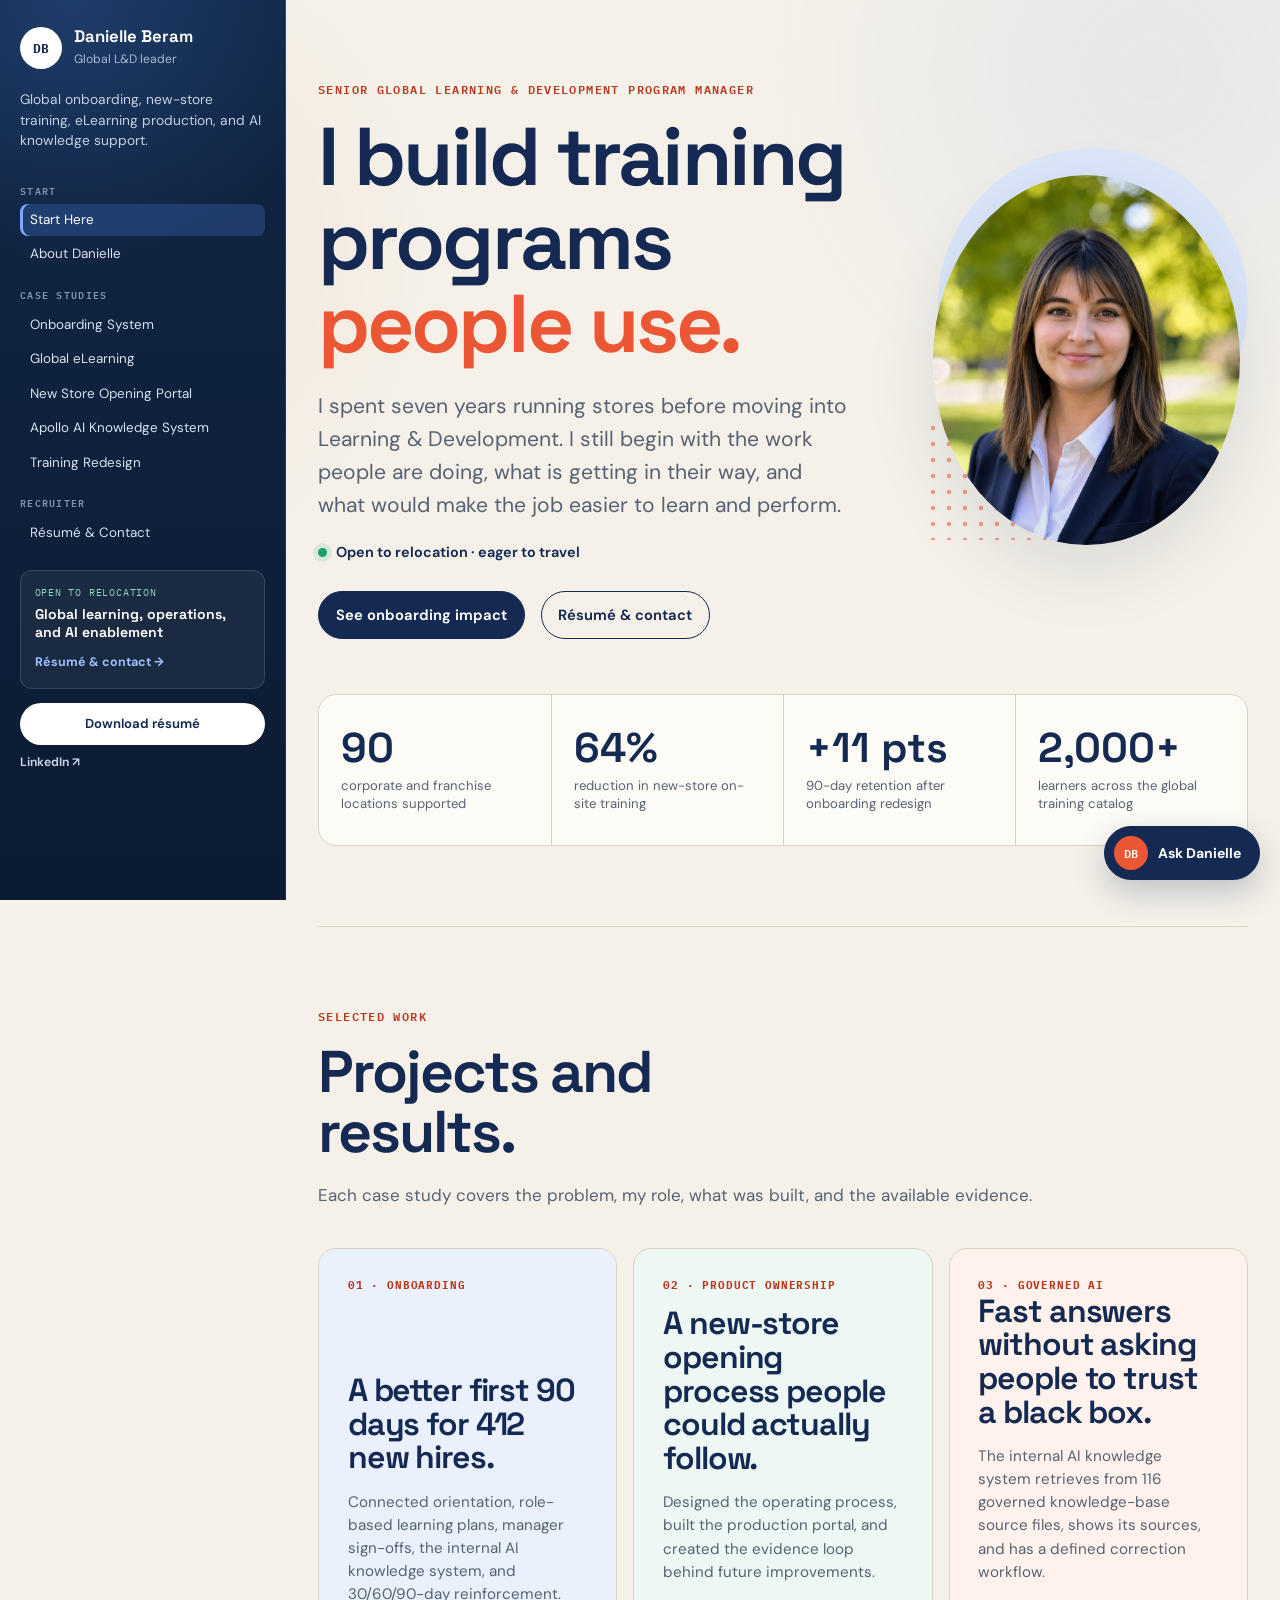
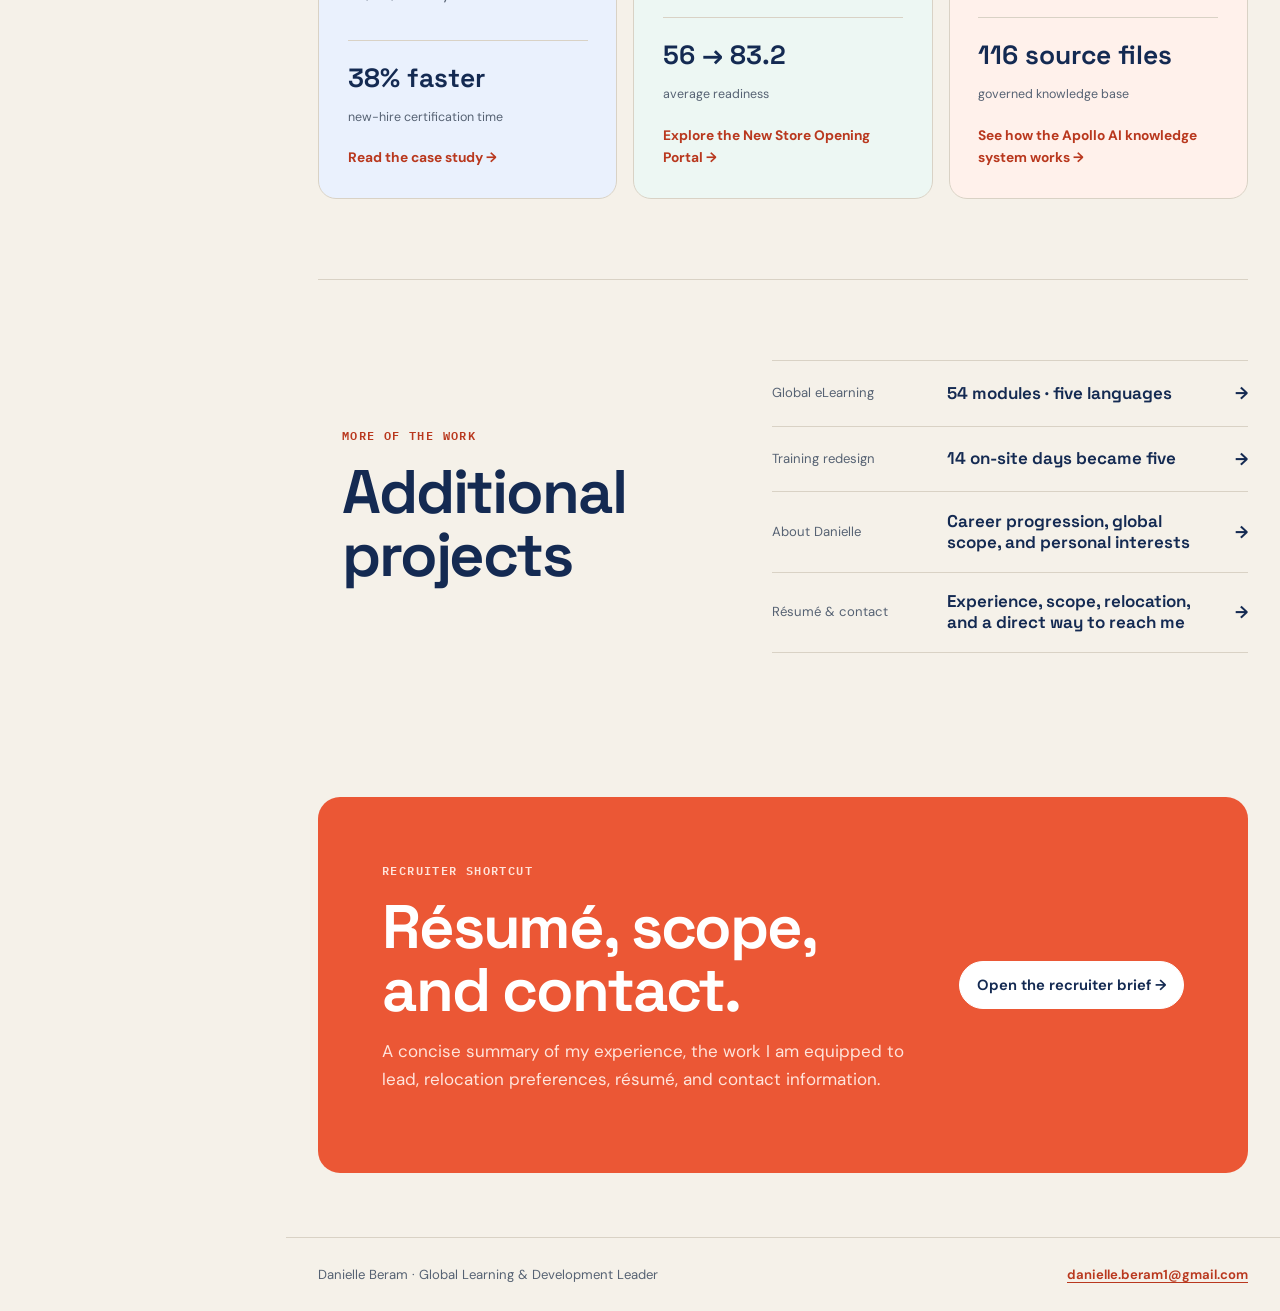
<file: index.html>
<!DOCTYPE html>
<html lang="en">
<head>
<meta charset="utf-8">
<meta name="viewport" content="width=device-width, initial-scale=1">
<title>Danielle Beram | Global Learning & Development Leader</title>
<meta name="description" content="Danielle Beram is a global Learning & Development leader with experience in onboarding, new-store training, eLearning production, and internal AI knowledge support.">
<link rel="canonical" href="https://prismo1020.github.io/danielle-beram-portfolio/">
<meta property="og:title" content="Danielle Beram | Global Learning & Development Leader">
<meta property="og:description" content="Onboarding, new-store training, eLearning production, and internal AI knowledge support across a global location network.">
<meta property="og:type" content="website">
<meta property="og:url" content="https://prismo1020.github.io/danielle-beram-portfolio/">
<meta property="og:image" content="https://prismo1020.github.io/danielle-beram-portfolio/assets/og-human.png">
<meta name="twitter:card" content="summary_large_image">
<meta name="theme-color" content="#142a52">
<link rel="preconnect" href="https://fonts.googleapis.com">
<link rel="preconnect" href="https://fonts.gstatic.com" crossorigin>
<link href="https://fonts.googleapis.com/css2?family=DM+Sans:wght@400;500;600;700&family=IBM+Plex+Mono:wght@500;600&family=Space+Grotesk:wght@500;600;700&display=swap" rel="stylesheet">
<link rel="stylesheet" href="css/style.css?v=20260731-editorial">
<script defer src="js/site.js?v=20260729-portal"></script>
<script type="application/ld+json">
{
  "@context": "https://schema.org",
  "@type": "Person",
  "name": "Danielle Beram",
  "url": "https://prismo1020.github.io/danielle-beram-portfolio/",
  "image": "https://prismo1020.github.io/danielle-beram-portfolio/assets/headshot.png",
  "jobTitle": "Global Learning and Development Leader",
  "sameAs": ["https://linkedin.com/in/danielle-beram"],
  "knowsAbout": ["Learning strategy", "Onboarding", "Operational enablement", "Knowledge management", "Instructional design", "AI enablement"]
}
</script>
</head>
<body class="has-sidebar">
<a class="skip-link" href="#main">Skip to main content</a>
<div id="site-navigation"></div>

<main id="main">
  <div class="wrap">
    <section class="executive-hero" aria-labelledby="hero-title">
      <div class="executive-copy">
        <p class="eyebrow">Senior Global Learning &amp; Development Program Manager</p>
        <h1 id="hero-title">I build training programs <em>people use.</em></h1>
        <p class="lead">I spent seven years running stores before moving into Learning &amp; Development. I still begin with the work people are doing, what is getting in their way, and what would make the job easier to learn and perform.</p>
        <div class="availability-line"><span aria-hidden="true"></span> Open to relocation · eager to travel</div>
        <div class="hero-actions">
          <a class="button button-primary" href="onboarding.html">See onboarding impact</a>
          <a class="button button-secondary" href="contact.html">Résumé &amp; contact</a>
        </div>
      </div>
      <div class="executive-portrait">
        <img src="assets/headshot.png" alt="Danielle Beram" width="1024" height="1024" decoding="async">
      </div>
    </section>

    <section class="executive-metrics" aria-label="Selected career impact">
      <article><strong>90</strong><span>corporate and franchise locations supported</span></article>
      <article><strong>64%</strong><span>reduction in new-store on-site training</span></article>
      <article><strong>+11 pts</strong><span>90-day retention after onboarding redesign</span></article>
      <article><strong>2,000+</strong><span>learners across the global training catalog</span></article>
    </section>

    <section class="start-section" aria-labelledby="start-work">
      <div class="section-heading compact-heading">
        <p class="eyebrow">Selected work</p>
        <h2 id="start-work">Projects and results.</h2>
        <p>Each case study covers the problem, my role, what was built, and the available evidence.</p>
      </div>

      <div class="priority-grid">
        <a class="priority-card priority-onboarding" href="onboarding.html">
          <span class="case-number">01 · Onboarding</span>
          <h3>A better first 90 days for 412 new hires.</h3>
          <p>Connected orientation, role-based learning plans, manager sign-offs, the internal AI knowledge system, and 30/60/90-day reinforcement.</p>
          <div class="card-proof"><strong>38% faster</strong><span>new-hire certification time</span></div>
          <span class="card-link">Read the case study →</span>
        </a>
        <a class="priority-card priority-nso" href="nso.html">
          <span class="case-number">02 · Product ownership</span>
          <h3>A new-store opening process people could actually follow.</h3>
          <p>Designed the operating process, built the production portal, and created the evidence loop behind future improvements.</p>
          <div class="card-proof"><strong>56 → 83.2</strong><span>average readiness</span></div>
          <span class="card-link">Explore the New Store Opening Portal →</span>
        </a>
        <a class="priority-card priority-apollo" href="apollo.html">
          <span class="case-number">03 · Governed AI</span>
          <h3>Fast answers without asking people to trust a black box.</h3>
          <p>The internal AI knowledge system retrieves from 116 governed knowledge-base source files, shows its sources, and has a defined correction workflow.</p>
          <div class="card-proof"><strong>116 source files</strong><span>governed knowledge base</span></div>
          <span class="card-link">See how the Apollo AI knowledge system works →</span>
        </a>
      </div>
    </section>

    <section class="range-section" aria-labelledby="range-title">
      <div>
        <p class="eyebrow">More of the work</p>
        <h2 id="range-title">Additional projects</h2>
      </div>
      <div class="range-links">
        <a href="elearning.html"><span>Global eLearning</span><strong>54 modules · five languages</strong><b>→</b></a>
        <a href="training.html"><span>Training redesign</span><strong>14 on-site days became five</strong><b>→</b></a>
        <a href="about.html"><span>About Danielle</span><strong>Career progression, global scope, and personal interests</strong><b>→</b></a>
        <a href="contact.html"><span>Résumé &amp; contact</span><strong>Experience, scope, relocation, and a direct way to reach me</strong><b>→</b></a>
      </div>
    </section>

    <section class="recruiter-strip">
      <div>
        <p class="eyebrow">Recruiter shortcut</p>
        <h2>Résumé, scope, and contact.</h2>
        <p>A concise summary of my experience, the work I am equipped to lead, relocation preferences, résumé, and contact information.</p>
      </div>
      <a class="button button-light" href="contact.html">Open the recruiter brief →</a>
    </section>
  </div>
</main>

<footer class="minimal-footer">
  <div class="wrap">
    <span>Danielle Beram · Global Learning &amp; Development Leader</span>
    <a href="mailto:danielle.beram1@gmail.com">danielle.beram1@gmail.com</a>
  </div>
</footer>
</body>
</html>
</file>
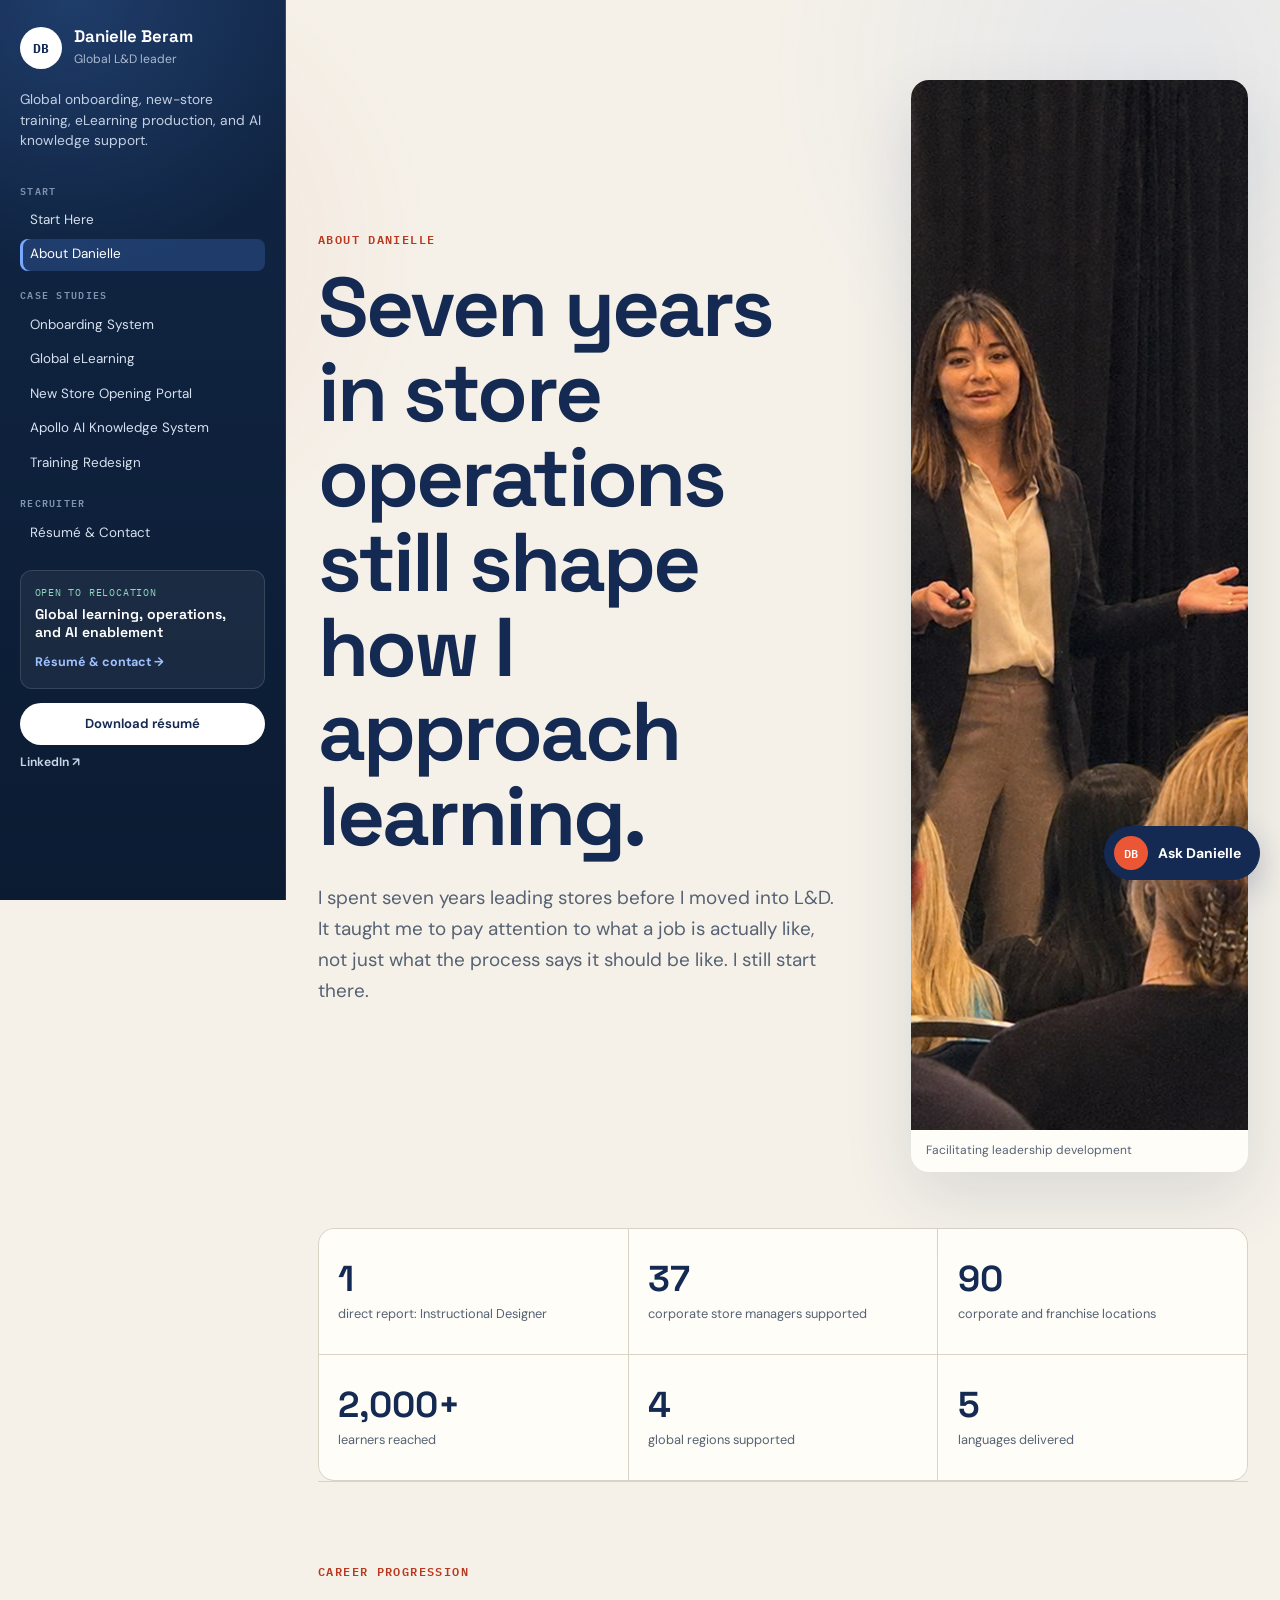
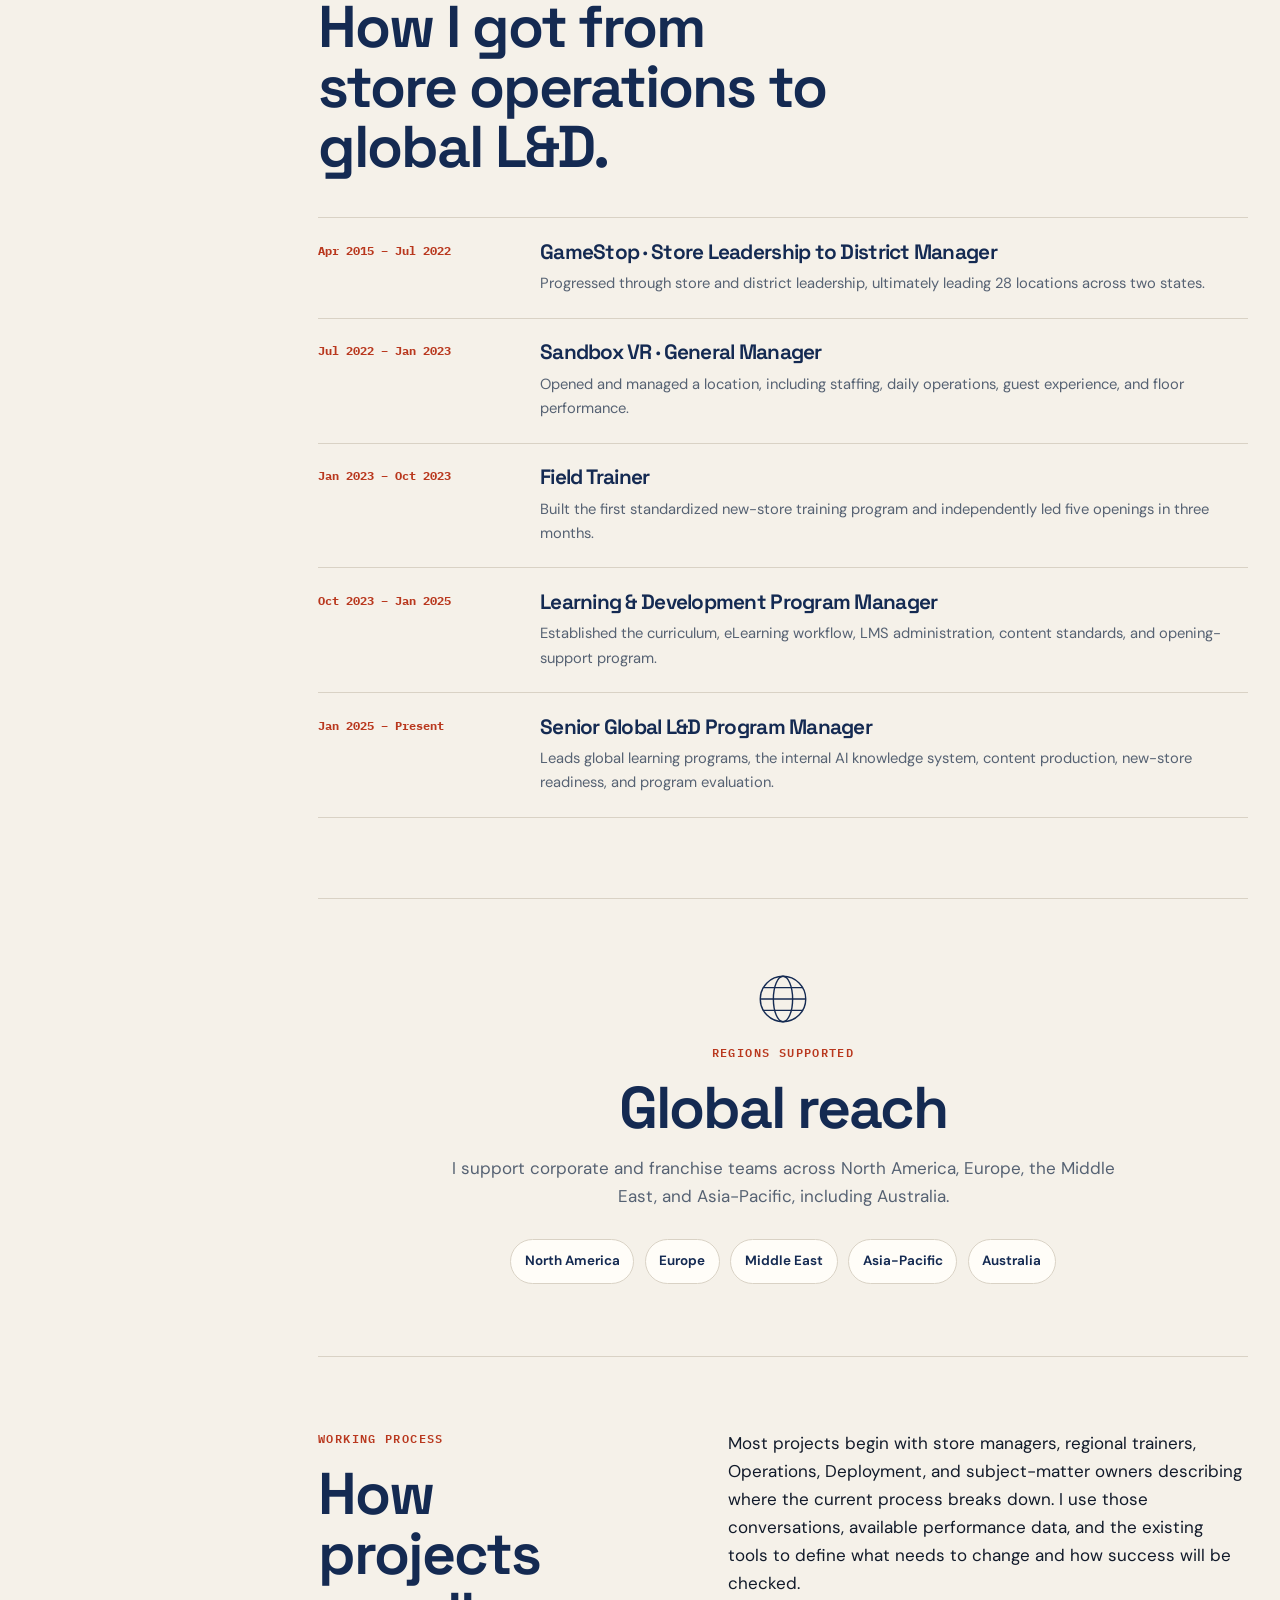
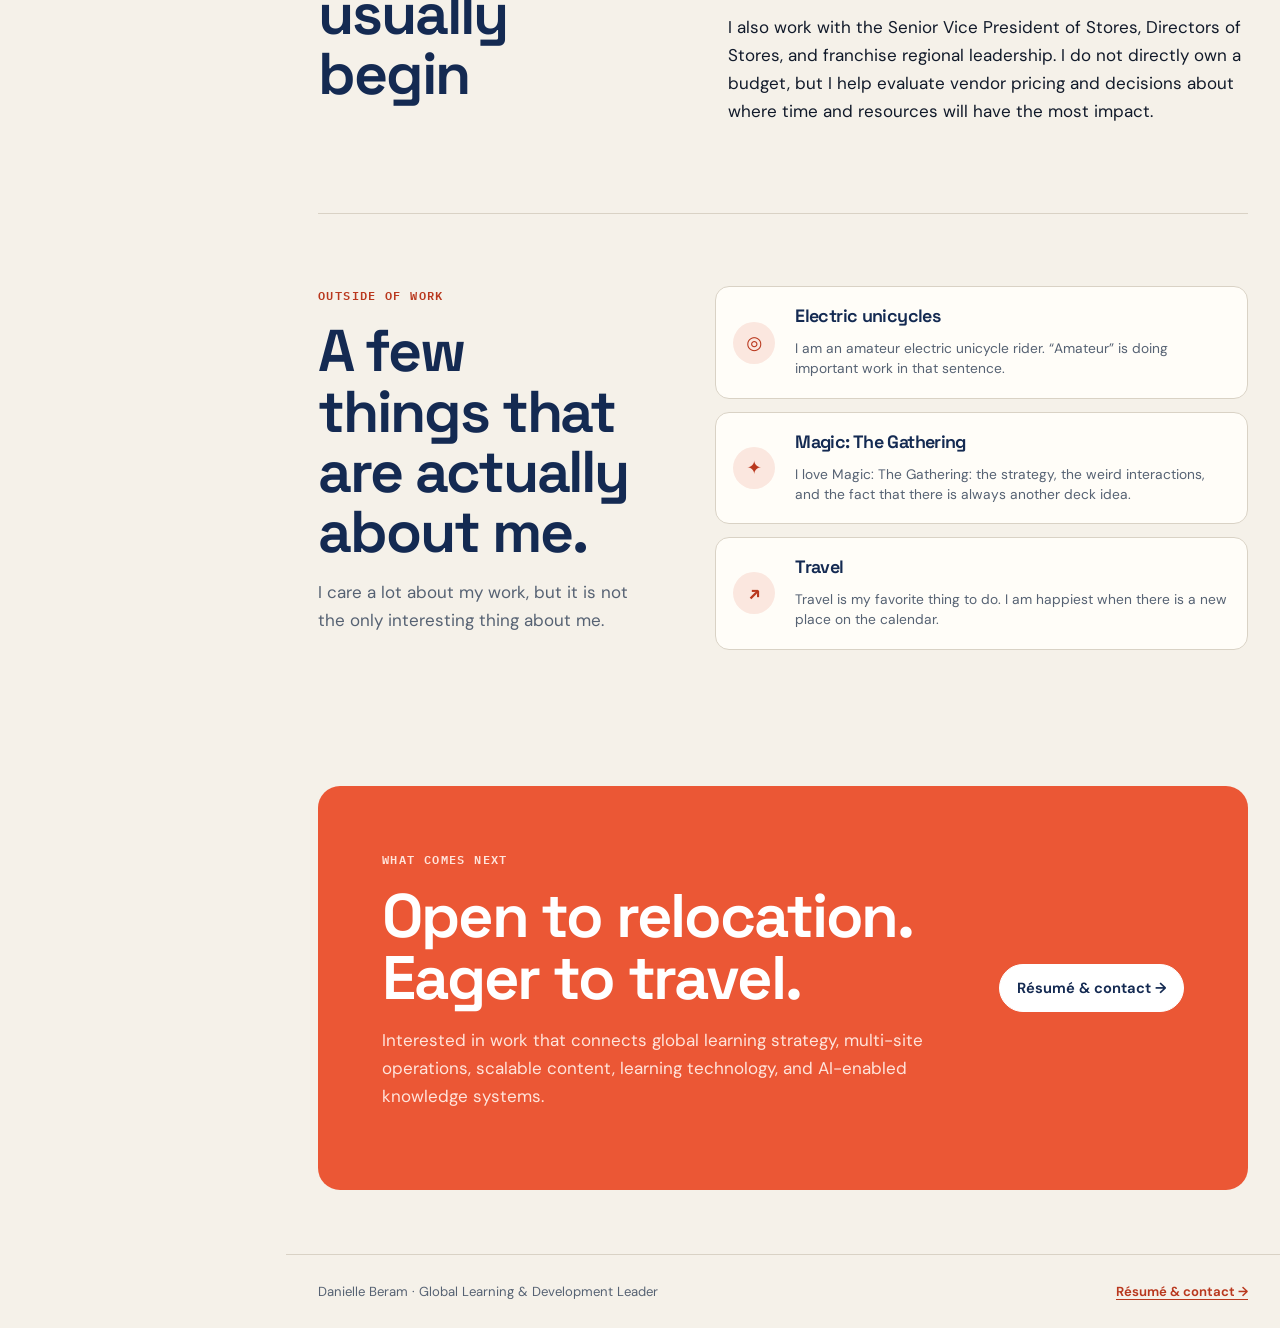
<file: about.html>
<!DOCTYPE html>
<html lang="en">
<head>
<meta charset="utf-8">
<meta name="viewport" content="width=device-width, initial-scale=1">
<title>About Danielle Beram | Global L&D Leader</title>
<meta name="description" content="Danielle Beram's career progression from store operations to global Learning & Development, including leadership scope, regions supported, and personal interests.">
<link rel="canonical" href="https://prismo1020.github.io/danielle-beram-portfolio/about.html">
<meta property="og:title" content="About Danielle Beram">
<meta property="og:description" content="Career progression from store operations to global Learning & Development across 90 corporate and franchise locations.">
<meta property="og:type" content="profile">
<meta property="og:url" content="https://prismo1020.github.io/danielle-beram-portfolio/about.html">
<meta property="og:image" content="https://prismo1020.github.io/danielle-beram-portfolio/assets/og-human.png">
<meta name="twitter:card" content="summary_large_image">
<meta name="theme-color" content="#142a52">
<link rel="preconnect" href="https://fonts.googleapis.com">
<link rel="preconnect" href="https://fonts.gstatic.com" crossorigin>
<link href="https://fonts.googleapis.com/css2?family=DM+Sans:wght@400;500;600;700&family=IBM+Plex+Mono:wght@500;600&family=Space+Grotesk:wght@500;600;700&display=swap" rel="stylesheet">
<link rel="stylesheet" href="css/style.css?v=20260731-editorial">
<script defer src="js/site.js?v=20260729-portal"></script>
</head>
<body class="has-sidebar">
<a class="skip-link" href="#main">Skip to main content</a>
<div id="site-navigation"></div>
<main id="main">
<div class="wrap">
  <header class="profile-hero">
    <div>
      <p class="eyebrow">About Danielle</p>
      <h1>Seven years in store operations still shape how I approach learning.</h1>
      <p class="hook">I spent seven years leading stores before I moved into L&amp;D. It taught me to pay attention to what a job is actually like, not just what the process says it should be like. I still start there.</p>
    </div>
    <figure><img src="assets/leadership-session.jpg" alt="Danielle Beram facilitating a leadership development session" width="1400" height="1050"><figcaption>Facilitating leadership development</figcaption></figure>
  </header>

  <section class="scope-grid" aria-label="Leadership scope">
    <article><strong>1</strong><span>direct report: Instructional Designer</span></article>
    <article><strong>37</strong><span>corporate store managers supported</span></article>
    <article><strong>90</strong><span>corporate and franchise locations</span></article>
    <article><strong>2,000+</strong><span>learners reached</span></article>
    <article><strong>4</strong><span>global regions supported</span></article>
    <article><strong>5</strong><span>languages delivered</span></article>
  </section>

  <section class="career-section">
    <div class="section-heading">
      <p class="eyebrow">Career progression</p>
      <h2>How I got from store operations to global L&amp;D.</h2>
    </div>
    <div class="career-timeline">
      <article><time>Apr 2015 – Jul 2022</time><div><h3>GameStop · Store Leadership to District Manager</h3><p>Progressed through store and district leadership, ultimately leading 28 locations across two states.</p></div></article>
      <article><time>Jul 2022 – Jan 2023</time><div><h3>Sandbox VR · General Manager</h3><p>Opened and managed a location, including staffing, daily operations, guest experience, and floor performance.</p></div></article>
      <article><time>Jan 2023 – Oct 2023</time><div><h3>Field Trainer</h3><p>Built the first standardized new-store training program and independently led five openings in three months.</p></div></article>
      <article><time>Oct 2023 – Jan 2025</time><div><h3>Learning &amp; Development Program Manager</h3><p>Established the curriculum, eLearning workflow, LMS administration, content standards, and opening-support program.</p></div></article>
      <article><time>Jan 2025 – Present</time><div><h3>Senior Global L&amp;D Program Manager</h3><p>Leads global learning programs, the internal AI knowledge system, content production, new-store readiness, and program evaluation.</p></div></article>
    </div>
  </section>

  <section class="global-scope">
    <div>
      <span class="section-glyph" aria-hidden="true"><svg viewBox="0 0 64 64" width="56" height="56" fill="none" stroke="currentColor" stroke-width="1.6"><circle cx="32" cy="32" r="26"/><ellipse cx="32" cy="32" rx="11" ry="26"/><line x1="6" y1="32" x2="58" y2="32"/><line x1="9" y1="19" x2="55" y2="19"/><line x1="9" y1="45" x2="55" y2="45"/></svg></span>
      <p class="eyebrow">Regions supported</p>
      <h2>Global reach</h2>
      <p>I support corporate and franchise teams across North America, Europe, the Middle East, and Asia-Pacific, including Australia.</p>
    </div>
    <div class="region-list"><span>North America</span><span>Europe</span><span>Middle East</span><span>Asia-Pacific</span><span>Australia</span></div>
  </section>

  <section class="leadership-context">
    <div>
      <p class="eyebrow">Working process</p>
      <h2>How projects usually begin</h2>
    </div>
    <div>
      <p>Most projects begin with store managers, regional trainers, Operations, Deployment, and subject-matter owners describing where the current process breaks down. I use those conversations, available performance data, and the existing tools to define what needs to change and how success will be checked.</p>
      <p>I also work with the Senior Vice President of Stores, Directors of Stores, and franchise regional leadership. I do not directly own a budget, but I help evaluate vendor pricing and decisions about where time and resources will have the most impact.</p>
    </div>
  </section>

  <section class="personal-section" id="outside-work">
    <div>
      <p class="eyebrow">Outside of work</p>
      <h2>A few things that are actually about me.</h2>
      <p>I care a lot about my work, but it is not the only interesting thing about me.</p>
    </div>
    <div class="personal-grid">
      <article><span aria-hidden="true">◎</span><h3>Electric unicycles</h3><p>I am an amateur electric unicycle rider. “Amateur” is doing important work in that sentence.</p></article>
      <article><span aria-hidden="true">✦</span><h3>Magic: The Gathering</h3><p>I love Magic: The Gathering: the strategy, the weird interactions, and the fact that there is always another deck idea.</p></article>
      <article><span aria-hidden="true">↗</span><h3>Travel</h3><p>Travel is my favorite thing to do. I am happiest when there is a new place on the calendar.</p></article>
    </div>
  </section>

  <section class="recruiter-strip">
    <div><p class="eyebrow">What comes next</p><h2>Open to relocation. Eager to travel.</h2><p>Interested in work that connects global learning strategy, multi-site operations, scalable content, learning technology, and AI-enabled knowledge systems.</p></div>
    <a class="button button-light" href="contact.html">Résumé &amp; contact →</a>
  </section>
</div>
</main>
<footer class="minimal-footer"><div class="wrap"><span>Danielle Beram · Global Learning &amp; Development Leader</span><a href="contact.html">Résumé &amp; contact →</a></div></footer>
</body>
</html>
</file>
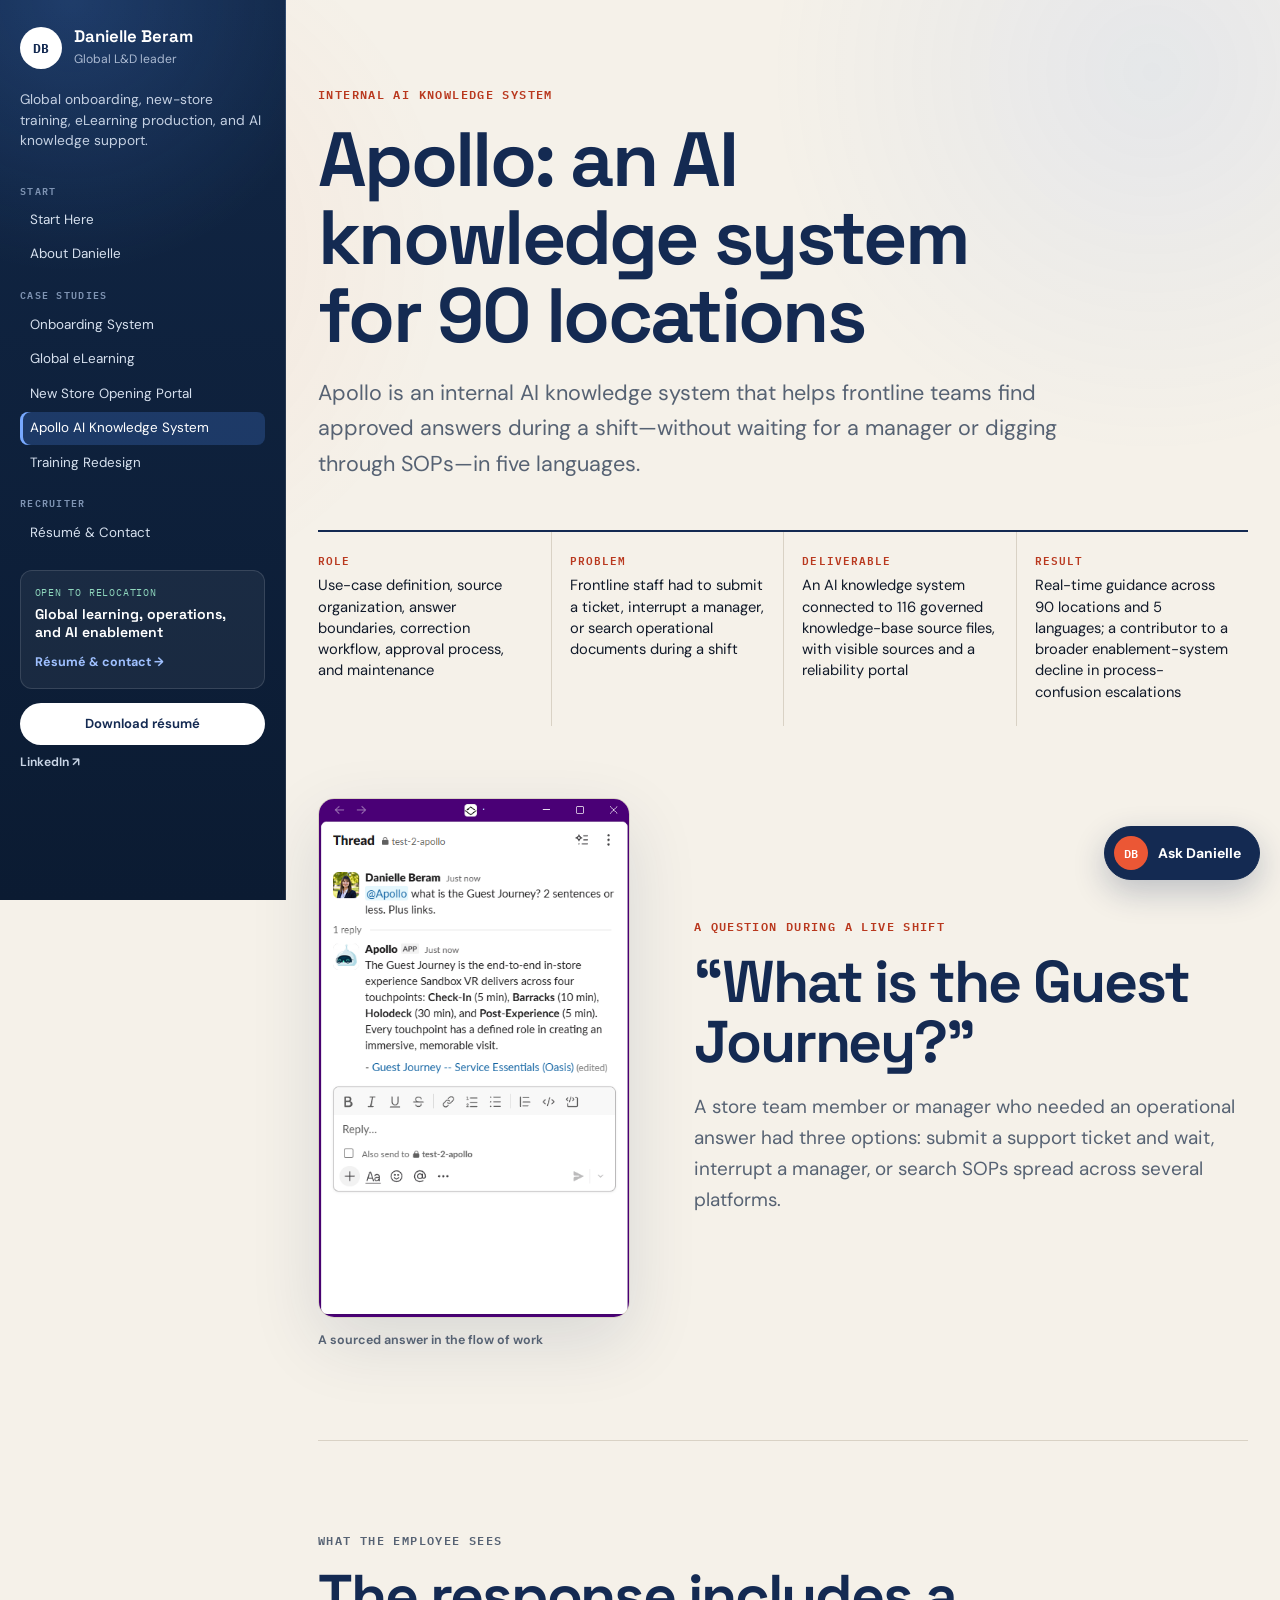
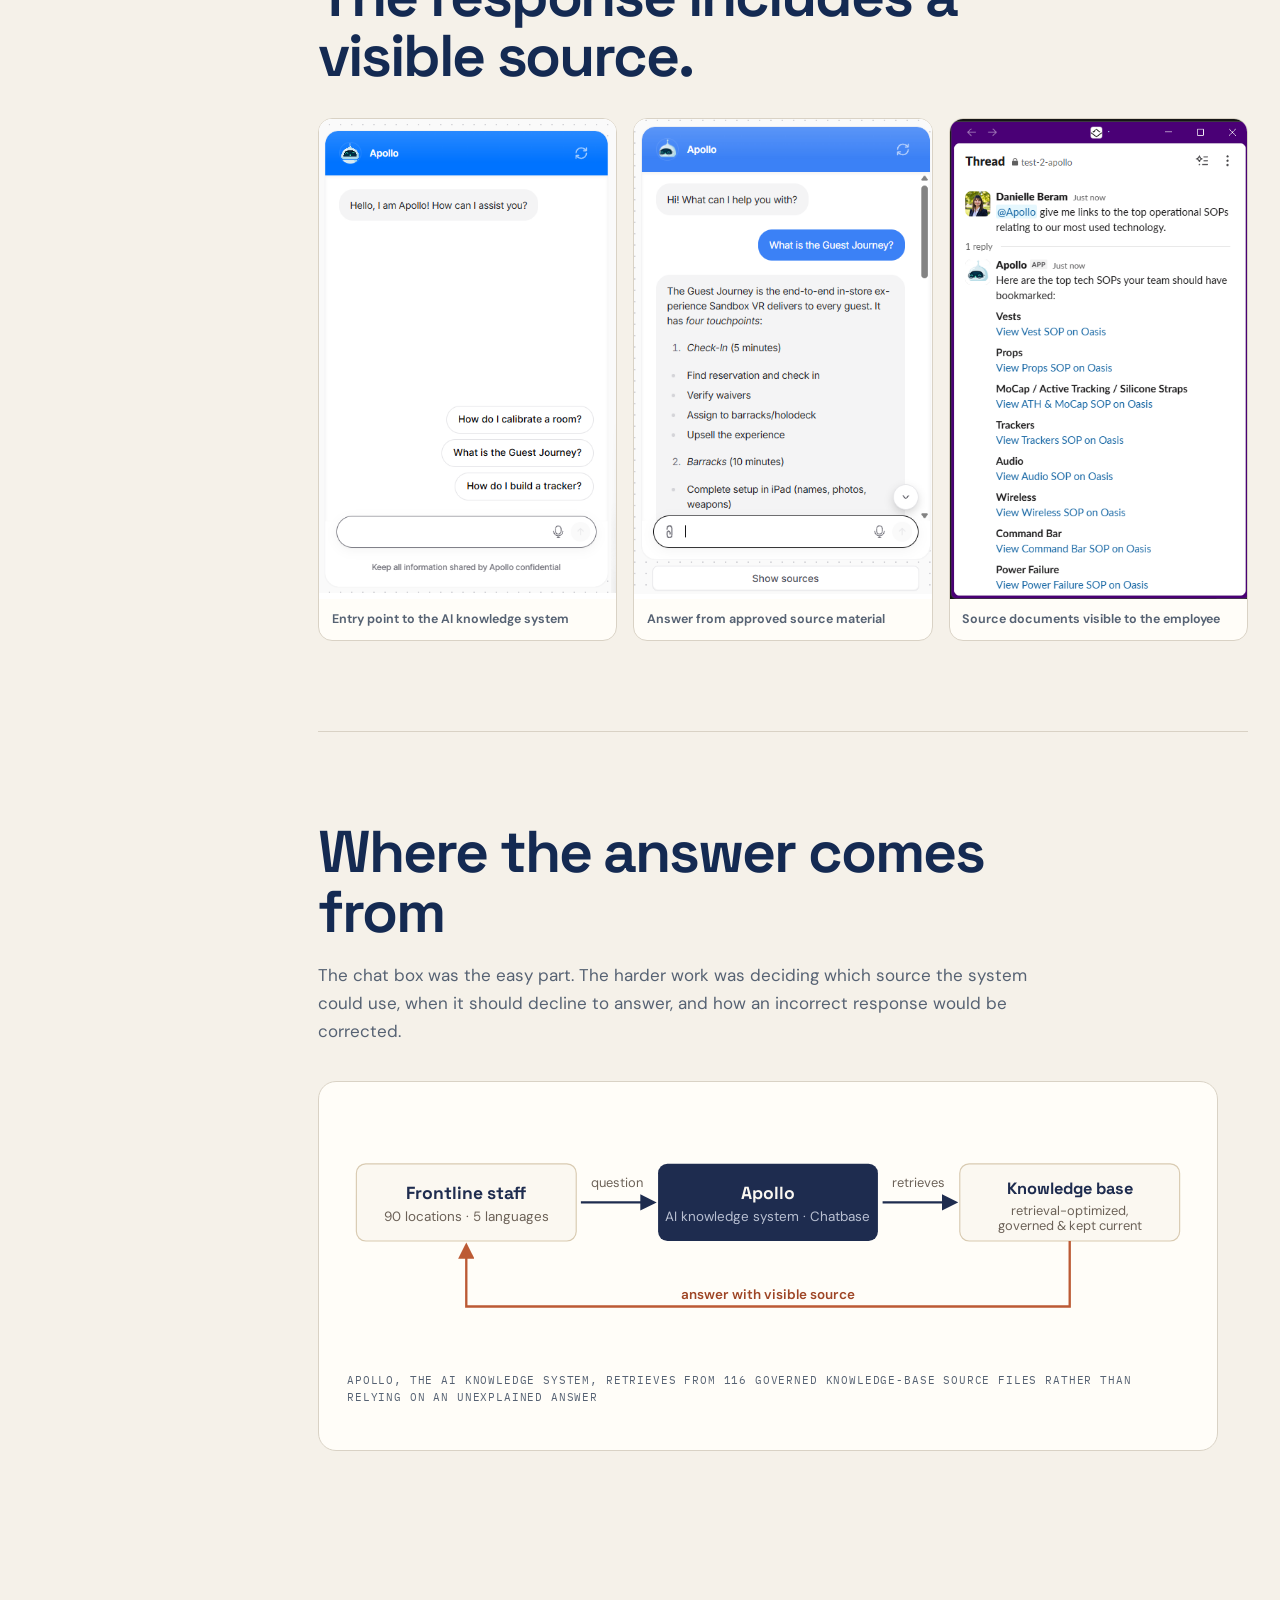
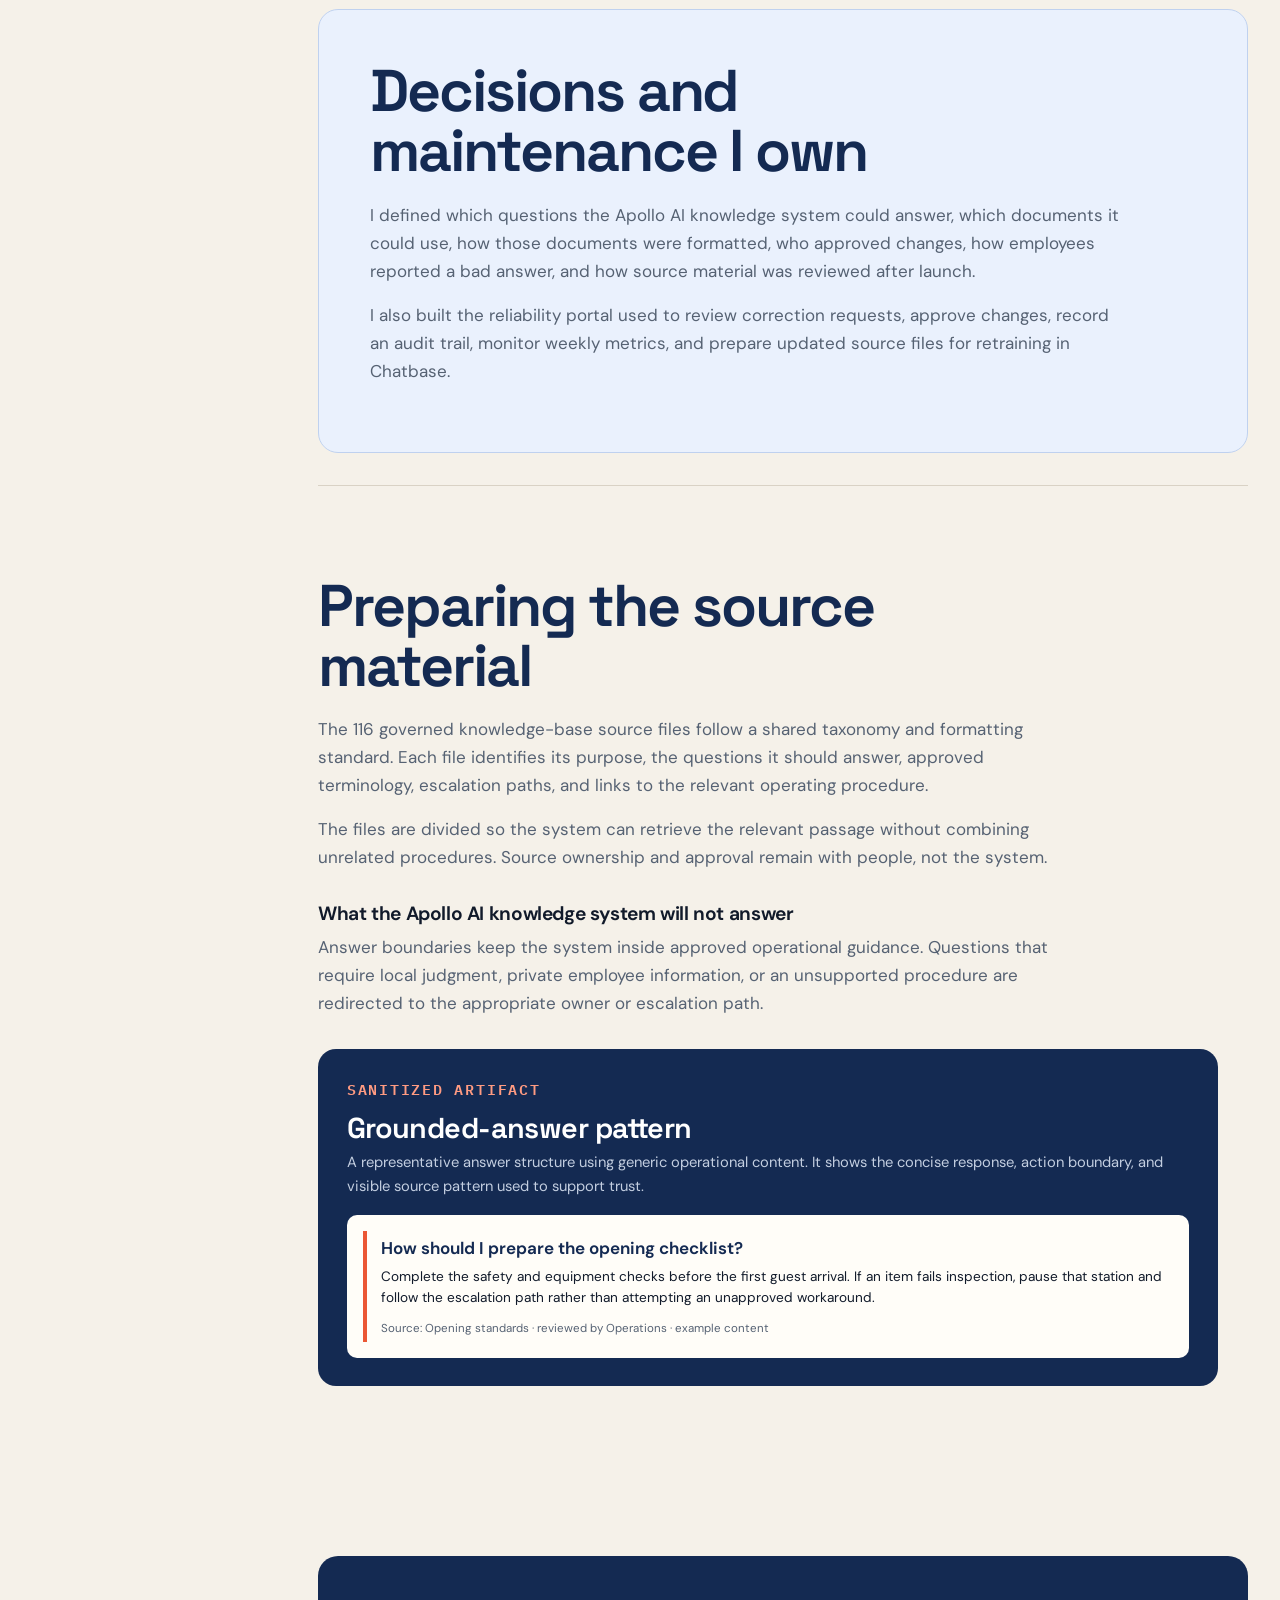
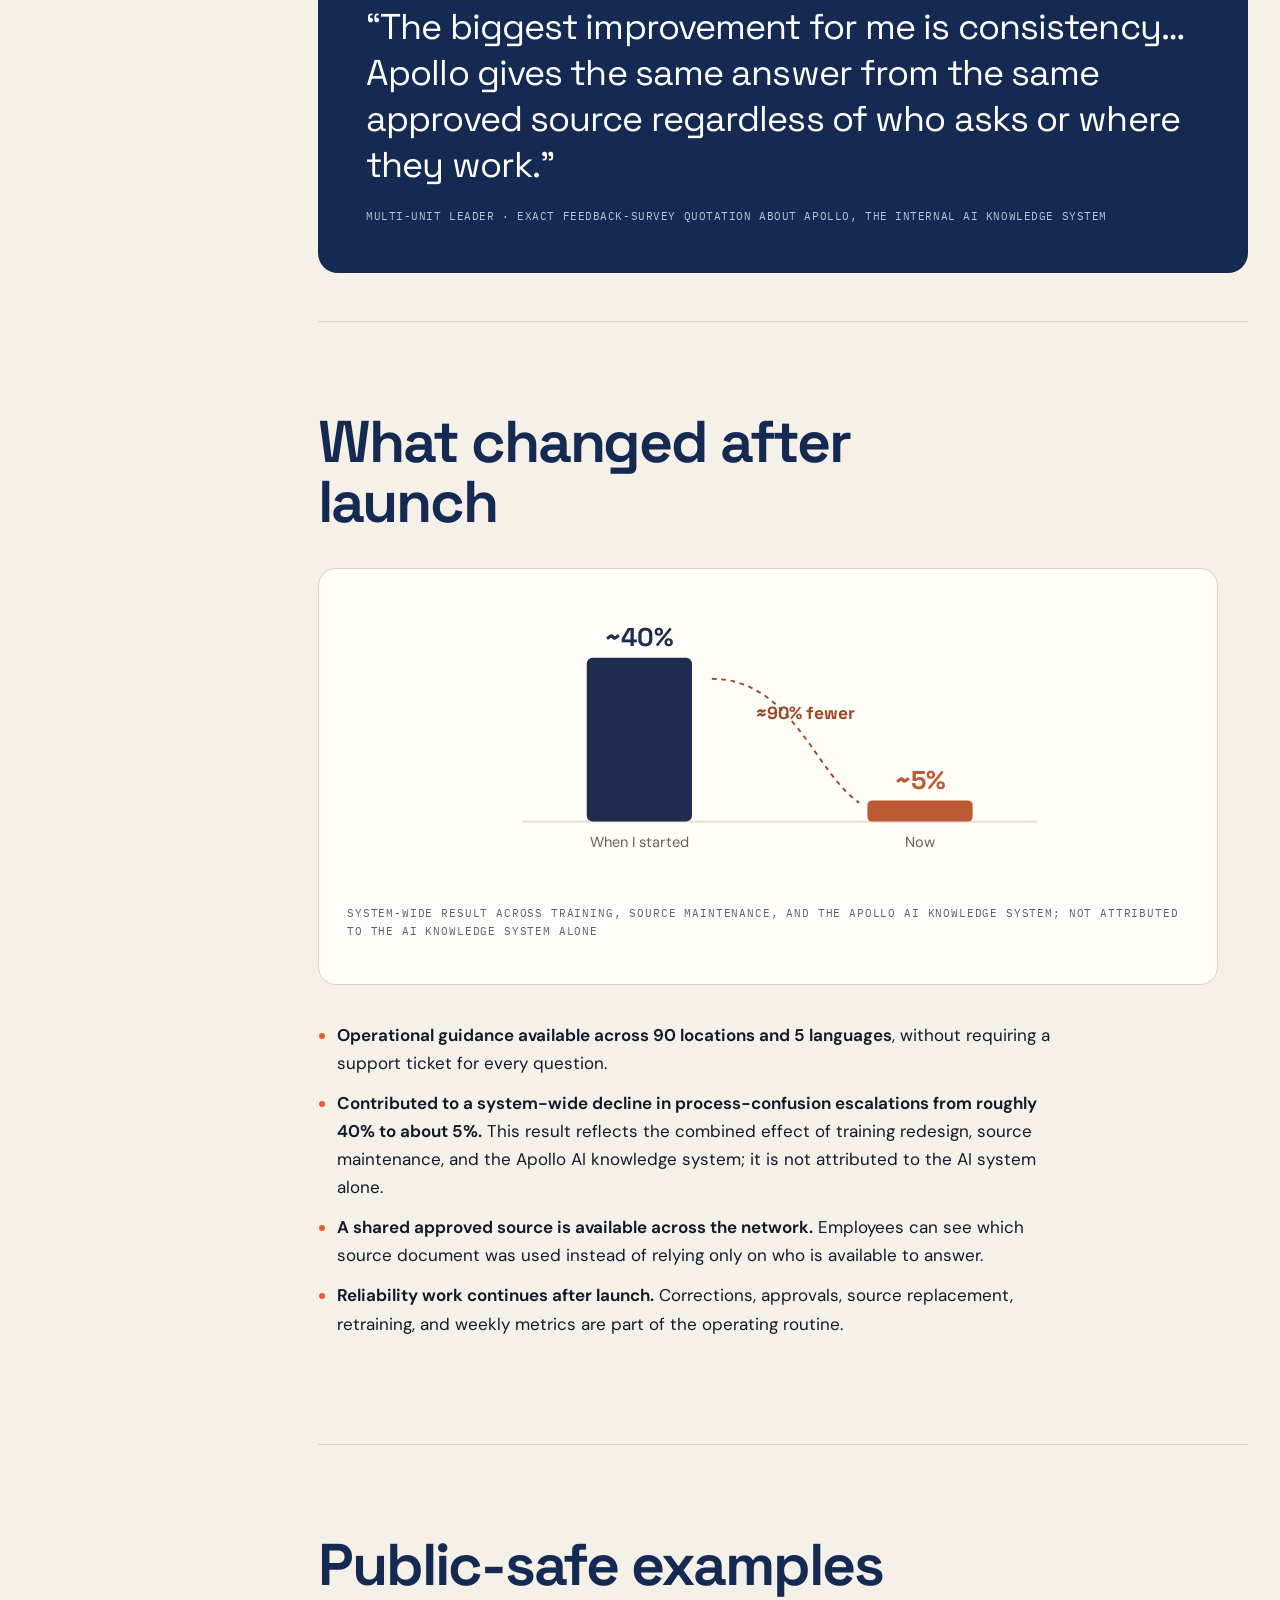
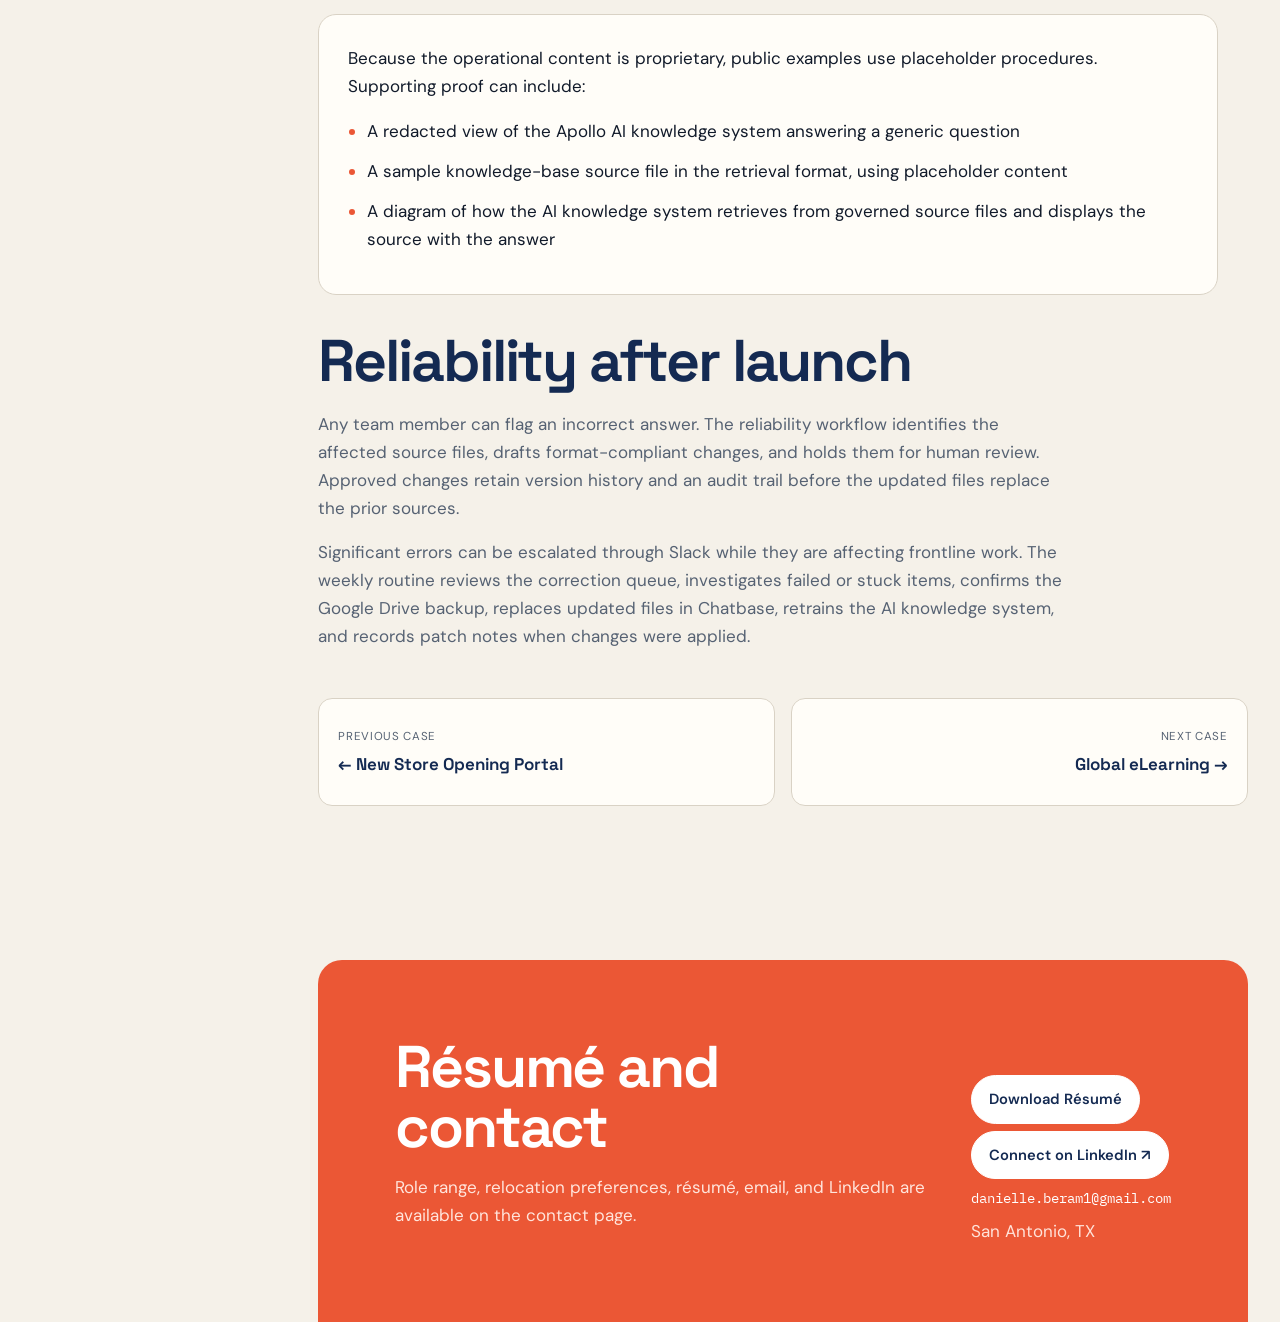
<file: apollo.html>
<!DOCTYPE html>
<html lang="en">
<head>
<meta charset="utf-8">
<meta name="viewport" content="width=device-width, initial-scale=1">
<title>Apollo AI Knowledge System for 90 Locations | Danielle Beram</title>
<meta name="description" content="An internal AI knowledge system that helps frontline teams find approved operational answers quickly from 116 governed knowledge-base source files.">
<link rel="canonical" href="https://prismo1020.github.io/danielle-beram-portfolio/apollo.html">
<meta property="og:title" content="Apollo: an AI knowledge system for 90 locations">
<meta property="og:description" content="An internal AI knowledge system that gives frontline teams fast answers from approved operational sources across 90 locations and five languages.">
<meta property="og:type" content="article">
<meta property="og:url" content="https://prismo1020.github.io/danielle-beram-portfolio/apollo.html">
<meta property="og:image" content="https://prismo1020.github.io/danielle-beram-portfolio/assets/og-human.png">
<meta name="twitter:card" content="summary_large_image">
<meta name="theme-color" content="#142a52">
<link rel="preconnect" href="https://fonts.googleapis.com">
<link rel="preconnect" href="https://fonts.gstatic.com" crossorigin>
<link href="https://fonts.googleapis.com/css2?family=DM+Sans:wght@400;500;600;700&family=IBM+Plex+Mono:wght@500;600&family=Space+Grotesk:wght@500;600;700&display=swap" rel="stylesheet">
<link rel="stylesheet" href="css/style.css?v=20260731-editorial">
<script defer src="js/site.js?v=20260729-portal"></script>
</head>
<body class="has-sidebar">

<a class="skip-link" href="#main">Skip to main content</a>
<div id="site-navigation"></div>

<main id="main" class="case-main">
<div class="wrap">
  <div class="cs-hero">
    <p class="eyebrow">Internal AI knowledge system</p>
    <h1>Apollo: an AI knowledge system for 90 locations</h1>
    <p class="hook">Apollo is an internal AI knowledge system that helps frontline teams find approved answers during a shift—without waiting for a manager or digging through SOPs—in five languages.</p>
    <table class="glance">
      <tr><td>Role</td><td>Use-case definition, source organization, answer boundaries, correction workflow, approval process, and maintenance</td></tr>
      <tr><td>Problem</td><td>Frontline staff had to submit a ticket, interrupt a manager, or search operational documents during a shift</td></tr>
      <tr><td>Deliverable</td><td>An AI knowledge system connected to 116 governed knowledge-base source files, with visible sources and a reliability portal</td></tr>
      <tr><td>Result</td><td>Real-time guidance across 90 locations and 5 languages; a contributor to a broader enablement-system decline in process-confusion escalations</td></tr>
    </table>
  </div>

  <section class="cs-section apollo-question-section" style="border-top:0; padding-top:1.5rem;">
    <div class="apollo-question-layout">
      <figure>
        <img src="assets/screenshots/apollo-live-shift-answer.png" alt="Apollo AI knowledge system answering a Guest Journey question in a live Slack thread and linking to the approved source" width="424" height="710" loading="lazy">
        <figcaption>A sourced answer in the flow of work</figcaption>
      </figure>
      <div class="apollo-question-copy">
        <p class="eyebrow">A question during a live shift</p>
        <h2>“What is the Guest Journey?”</h2>
        <p>A store team member or manager who needed an operational answer had three options: submit a support ticket and wait, interrupt a manager, or search SOPs spread across several platforms.</p>
      </div>
    </div>
  </section>

  <section class="cs-section product-evidence">
    <p class="eyebrow">What the employee sees</p>
    <h2>The response includes a visible source.</h2>
    <div class="apollo-screens">
      <figure><img src="assets/screenshots/apollo-interface.png" alt="Apollo AI knowledge system chat interface with example operational prompts" width="425" height="681" loading="lazy"><figcaption>Entry point to the AI knowledge system</figcaption></figure>
      <figure><img src="assets/screenshots/apollo-answer.png" alt="Apollo AI knowledge system answering a guest-journey question" width="420" height="672" loading="lazy"><figcaption>Answer from approved source material</figcaption></figure>
      <figure class="source-shot"><img src="assets/screenshots/apollo-source-links.png" alt="Apollo AI knowledge system response listing direct links to approved operational SOPs" width="427" height="691" loading="lazy"><figcaption>Source documents visible to the employee</figcaption></figure>
    </div>
  </section>

  <section class="cs-section">
    <h2>Where the answer comes from</h2>
    <p>The chat box was the easy part. The harder work was deciding which source the system could use, when it should decline to answer, and how an incorrect response would be corrected.</p>

    <div class="diagram" tabindex="0" aria-label="Scrollable diagram: Apollo AI knowledge system retrieval flow">
      <svg viewBox="0 0 720 210" role="img" aria-label="A staff question goes to the Apollo AI knowledge system, which retrieves from 116 governed knowledge-base source files and returns an answer with a source.">
        <defs>
          <marker id="ah" viewBox="0 0 10 10" refX="8" refY="5" markerWidth="7" markerHeight="7" orient="auto-start-reverse">
            <path d="M0 0 L10 5 L0 10 z" fill="#1E2C4F"/>
          </marker>
          <marker id="aht" viewBox="0 0 10 10" refX="8" refY="5" markerWidth="7" markerHeight="7" orient="auto-start-reverse">
            <path d="M0 0 L10 5 L0 10 z" fill="#BC5A34"/>
          </marker>
        </defs>

        <rect x="8" y="46" width="188" height="66" rx="8" fill="#FBF8F1" stroke="#D9CBB2"/>
        <text x="102" y="76" text-anchor="middle" font-family="Space Grotesk, sans-serif" font-size="15" font-weight="700" fill="#1E2C4F">Frontline staff</text>
        <text x="102" y="95" text-anchor="middle" font-family="DM Sans, sans-serif" font-size="11.5" fill="#6B6157">90 locations &middot; 5 languages</text>

        <rect x="266" y="46" width="188" height="66" rx="8" fill="#1E2C4F"/>
        <text x="360" y="76" text-anchor="middle" font-family="Space Grotesk, sans-serif" font-size="15" font-weight="700" fill="#FBF8F1">Apollo</text>
        <text x="360" y="95" text-anchor="middle" font-family="DM Sans, sans-serif" font-size="11.5" fill="#B9C0D2">AI knowledge system &middot; Chatbase</text>

        <rect x="524" y="46" width="188" height="66" rx="8" fill="#FBF8F1" stroke="#D9CBB2"/>
        <text x="618" y="72" text-anchor="middle" font-family="Space Grotesk, sans-serif" font-size="14" font-weight="700" fill="#1E2C4F">Knowledge base</text>
        <text x="618" y="90" text-anchor="middle" font-family="DM Sans, sans-serif" font-size="11" fill="#6B6157">retrieval-optimized,</text>
        <text x="618" y="103" text-anchor="middle" font-family="DM Sans, sans-serif" font-size="11" fill="#6B6157">governed &amp; kept current</text>

        <line x1="200" y1="79" x2="262" y2="79" stroke="#1E2C4F" stroke-width="2" marker-end="url(#ah)"/>
        <text x="231" y="66" text-anchor="middle" font-family="DM Sans, sans-serif" font-size="11" fill="#6B6157">question</text>
        <line x1="458" y1="79" x2="520" y2="79" stroke="#1E2C4F" stroke-width="2" marker-end="url(#ah)"/>
        <text x="489" y="66" text-anchor="middle" font-family="DM Sans, sans-serif" font-size="11" fill="#6B6157">retrieves</text>

        <path d="M618 112 L618 168 L102 168 L102 116" fill="none" stroke="#BC5A34" stroke-width="2" marker-end="url(#aht)"/>
        <text x="360" y="162" text-anchor="middle" font-family="DM Sans, sans-serif" font-size="11.5" font-weight="600" fill="#9E4525">answer with visible source</text>
      </svg>
      <p class="figcap">Apollo, the AI knowledge system, retrieves from 116 governed knowledge-base source files rather than relying on an unexplained answer</p>
    </div>
  </section>

  <section class="cs-section ownership-section">
    <h2>Decisions and maintenance I own</h2>
    <p>I defined which questions the Apollo AI knowledge system could answer, which documents it could use, how those documents were formatted, who approved changes, how employees reported a bad answer, and how source material was reviewed after launch.</p>
    <p>I also built the reliability portal used to review correction requests, approve changes, record an audit trail, monitor weekly metrics, and prepare updated source files for retraining in Chatbase.</p>
  </section>

  <section class="cs-section">
    <h2>Preparing the source material</h2>
    <p>The 116 governed knowledge-base source files follow a shared taxonomy and formatting standard. Each file identifies its purpose, the questions it should answer, approved terminology, escalation paths, and links to the relevant operating procedure.</p>
    <p>The files are divided so the system can retrieve the relevant passage without combining unrelated procedures. Source ownership and approval remain with people, not the system.</p>

    <h3>What the Apollo AI knowledge system will not answer</h3>
    <p>Answer boundaries keep the system inside approved operational guidance. Questions that require local judgment, private employee information, or an unsupported procedure are redirected to the appropriate owner or escalation path.</p>

    <div class="evidence">
      <p class="eyebrow">Sanitized artifact</p>
      <h3>Grounded-answer pattern</h3>
      <p>A representative answer structure using generic operational content. It shows the concise response, action boundary, and visible source pattern used to support trust.</p>
      <div class="artifact">
        <div class="answer-card">
          <strong>How should I prepare the opening checklist?</strong>
          <p>Complete the safety and equipment checks before the first guest arrival. If an item fails inspection, pause that station and follow the escalation path rather than attempting an unapproved workaround.</p>
          <div class="answer-source">Source: Opening standards · reviewed by Operations · example content</div>
        </div>
      </div>
    </div>
  </section>

  <blockquote class="evidence-quote">
    <p>“The biggest improvement for me is consistency… Apollo gives the same answer from the same approved source regardless of who asks or where they work.”</p>
    <cite>Multi-Unit Leader · exact feedback-survey quotation about Apollo, the internal AI knowledge system</cite>
  </blockquote>

  <section class="cs-section">
    <h2>What changed after launch</h2>

    <div class="diagram" tabindex="0" aria-label="Scrollable diagram: system-wide process-confusion escalation trend">
      <svg viewBox="0 0 720 250" role="img" aria-label="Escalated tickets caused by process confusion fell from about 40 percent when I started to about 5 percent now, an almost 90 percent drop.">
        <line x1="150" y1="192" x2="590" y2="192" stroke="#E6DCCB" stroke-width="1.5"/>

        <rect x="205" y="52" width="90" height="140" rx="5" fill="#1E2C4F"/>
        <text x="250" y="42" text-anchor="middle" font-family="Space Grotesk, sans-serif" font-size="22" font-weight="700" fill="#1E2C4F">~40%</text>
        <text x="250" y="214" text-anchor="middle" font-family="DM Sans, sans-serif" font-size="12.5" fill="#6B6157">When I started</text>

        <rect x="445" y="174" width="90" height="18" rx="4" fill="#BC5A34"/>
        <text x="490" y="164" text-anchor="middle" font-family="Space Grotesk, sans-serif" font-size="22" font-weight="700" fill="#BC5A34">~5%</text>
        <text x="490" y="214" text-anchor="middle" font-family="DM Sans, sans-serif" font-size="12.5" fill="#6B6157">Now</text>

        <path d="M312 70 C 380 70, 400 150, 438 176" fill="none" stroke="#9E4525" stroke-width="1.6" stroke-dasharray="4 4"/>
        <text x="392" y="104" text-anchor="middle" font-family="Space Grotesk, sans-serif" font-size="15" font-weight="700" fill="#9E4525">&asymp;90% fewer</text>
      </svg>
      <p class="figcap">System-wide result across training, source maintenance, and the Apollo AI knowledge system; not attributed to the AI knowledge system alone</p>
    </div>

    <ul>
      <li><strong>Operational guidance available across 90 locations and 5 languages</strong>, without requiring a support ticket for every question.</li>
      <li><strong>Contributed to a system-wide decline in process-confusion escalations from roughly 40% to about 5%.</strong> This result reflects the combined effect of training redesign, source maintenance, and the Apollo AI knowledge system; it is not attributed to the AI system alone.</li>
      <li><strong>A shared approved source is available across the network.</strong> Employees can see which source document was used instead of relying only on who is available to answer.</li>
      <li><strong>Reliability work continues after launch.</strong> Corrections, approvals, source replacement, retraining, and weekly metrics are part of the operating routine.</li>
    </ul>
  </section>

  <section class="cs-section">
    <h2>Public-safe examples</h2>
    <div class="showcase">
      <p style="margin-top:0;">Because the operational content is proprietary, public examples use placeholder procedures. Supporting proof can include:</p>
      <ul style="margin-bottom:0;">
        <li>A redacted view of the Apollo AI knowledge system answering a generic question</li>
        <li>A sample knowledge-base source file in the retrieval format, using placeholder content</li>
        <li>A diagram of how the AI knowledge system retrieves from governed source files and displays the source with the answer</li>
      </ul>
    </div>
    <h2>Reliability after launch</h2>
    <p>Any team member can flag an incorrect answer. The reliability workflow identifies the affected source files, drafts format-compliant changes, and holds them for human review. Approved changes retain version history and an audit trail before the updated files replace the prior sources.</p>
    <p>Significant errors can be escalated through Slack while they are affecting frontline work. The weekly routine reviews the correction queue, investigates failed or stuck items, confirms the Google Drive backup, replaces updated files in Chatbase, retrains the AI knowledge system, and records patch notes when changes were applied.</p>
    <nav class="case-pagination" aria-label="Case study navigation">
      <a href="nso.html"><span>Previous case</span><strong>← New Store Opening Portal</strong></a>
      <a href="elearning.html"><span>Next case</span><strong>Global eLearning →</strong></a>
    </nav>
  </section>
</div>
</main>

<footer class="site-foot" id="contact">
  <div class="wrap closing-cta">
    <div>
      <h2>Résumé and contact</h2>
      <p>Role range, relocation preferences, résumé, email, and LinkedIn are available on the contact page.</p>
    </div>
    <div class="contact-list">
      <a class="button button-light" href="assets/downloads/Danielle Beram Resume.pdf" download>Download Résumé</a>
      <a class="button button-light" href="https://linkedin.com/in/danielle-beram" target="_blank" rel="noopener">Connect on LinkedIn ↗</a>
      <span class="contact-email">danielle.beram1@gmail.com</span>
      <span>San Antonio, TX</span>
    </div>
  </div>
</footer>

</body>
</html>
</file>
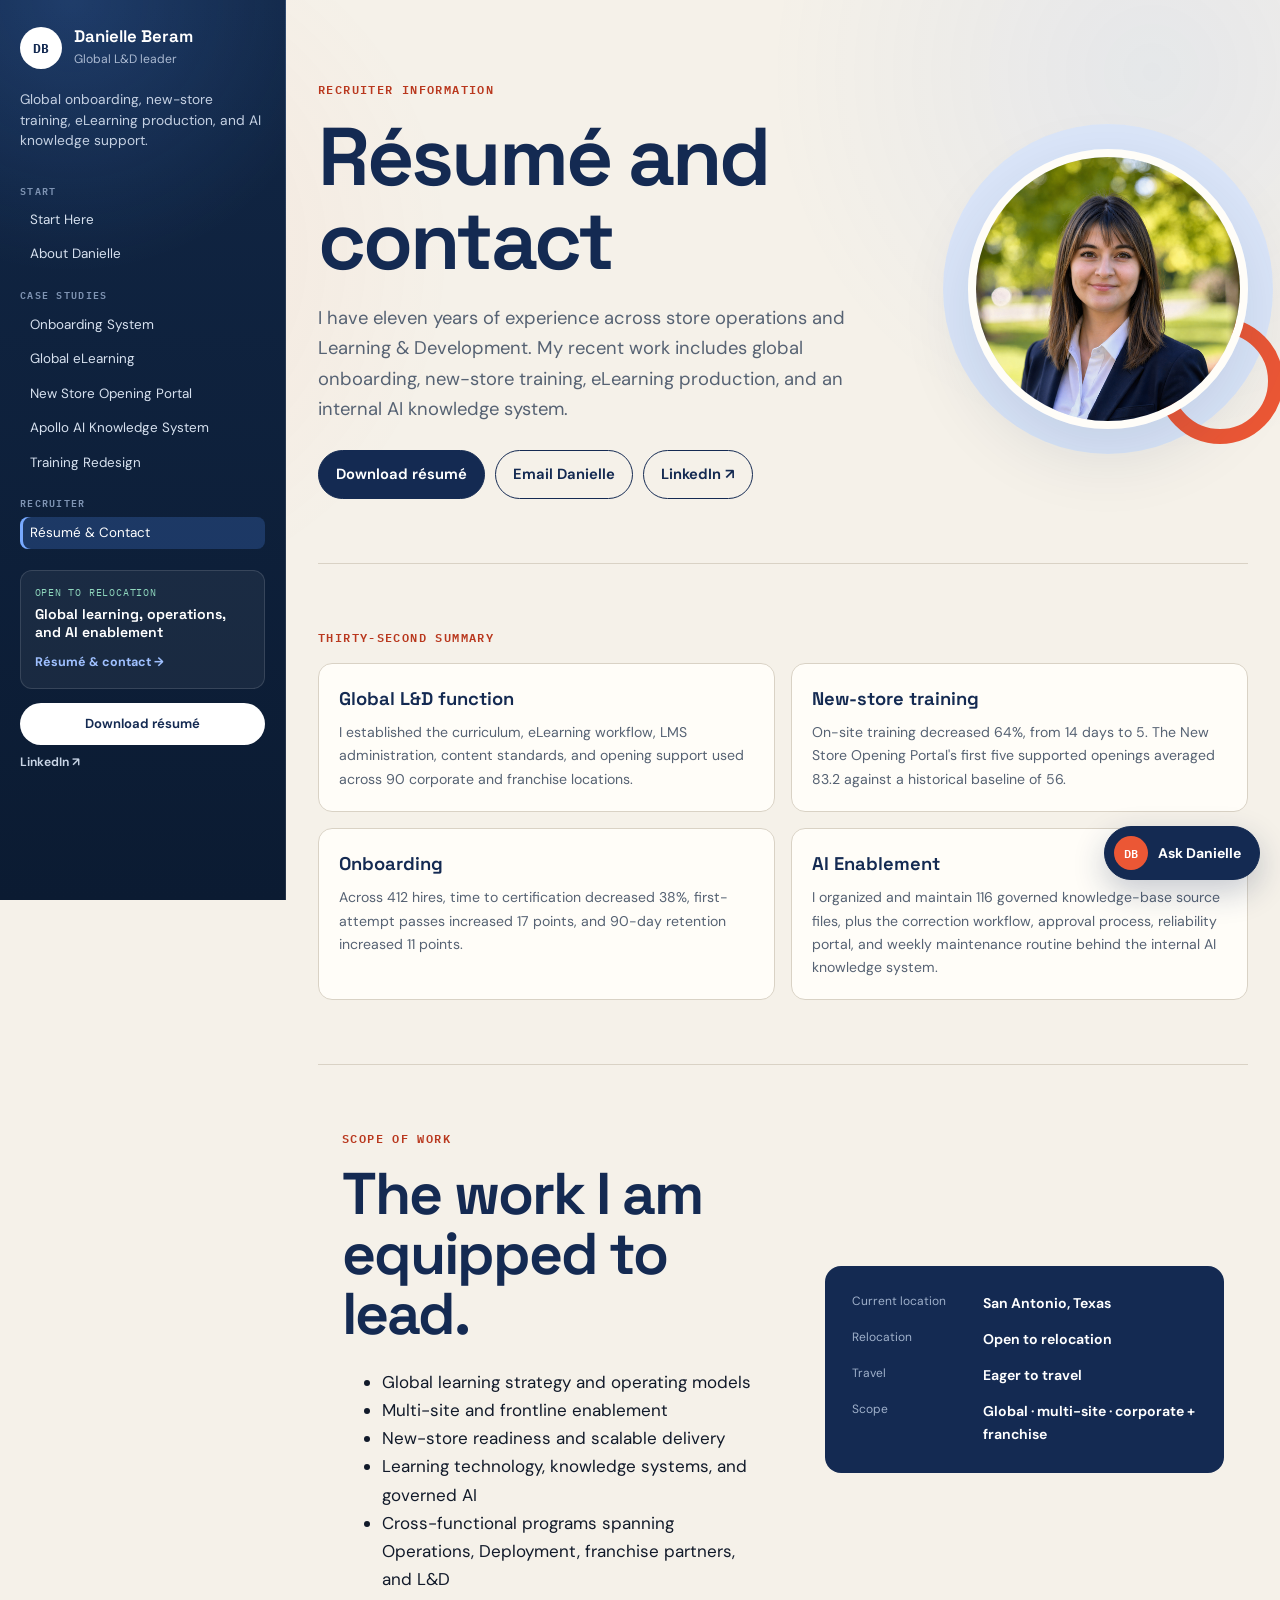
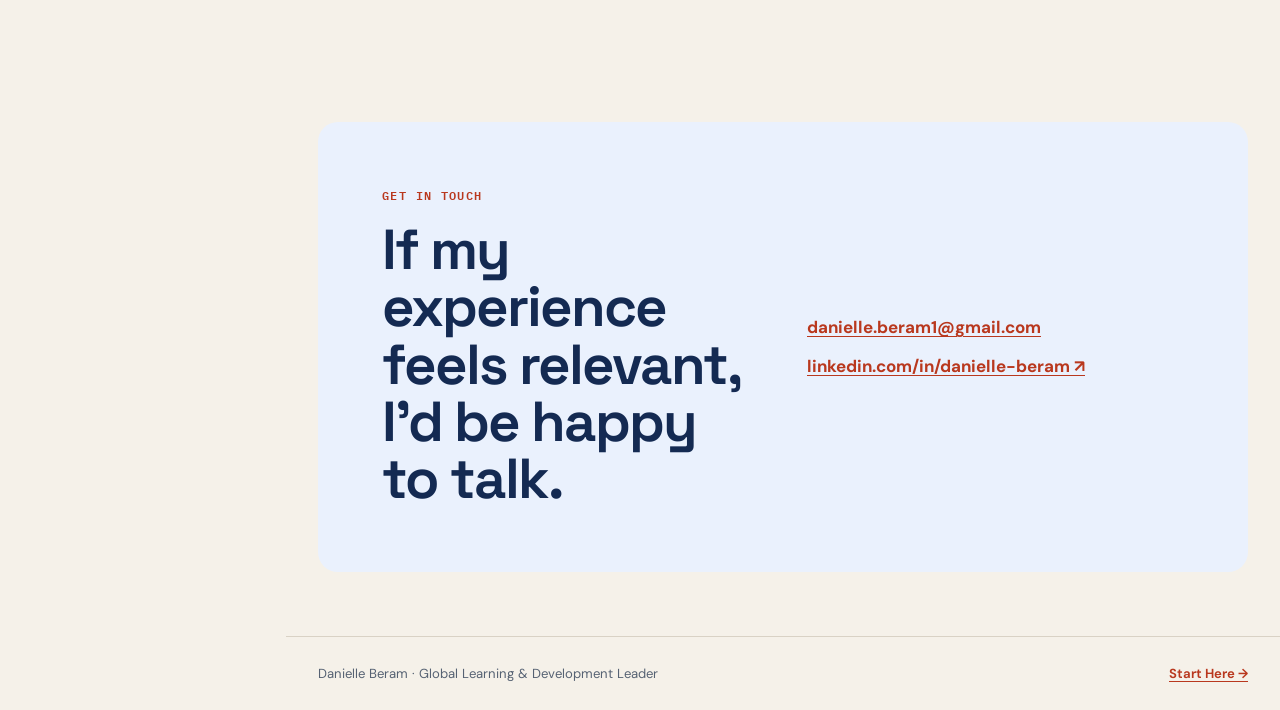
<file: contact.html>
<!DOCTYPE html>
<html lang="en">
<head>
<meta charset="utf-8">
<meta name="viewport" content="width=device-width, initial-scale=1">
<title>Résumé & Contact | Danielle Beram</title>
<meta name="description" content="Recruiter brief, résumé download, professional scope, relocation preferences, and contact information for Danielle Beram.">
<link rel="canonical" href="https://prismo1020.github.io/danielle-beram-portfolio/contact.html">
<meta property="og:title" content="Résumé & Contact | Danielle Beram">
<meta property="og:description" content="Résumé, experience summary, professional scope, relocation preferences, and contact information for Danielle Beram.">
<meta property="og:type" content="profile">
<meta property="og:url" content="https://prismo1020.github.io/danielle-beram-portfolio/contact.html">
<meta property="og:image" content="https://prismo1020.github.io/danielle-beram-portfolio/assets/og-human.png">
<meta name="twitter:card" content="summary_large_image">
<meta name="theme-color" content="#142a52">
<link rel="preconnect" href="https://fonts.googleapis.com">
<link rel="preconnect" href="https://fonts.gstatic.com" crossorigin>
<link href="https://fonts.googleapis.com/css2?family=DM+Sans:wght@400;500;600;700&family=IBM+Plex+Mono:wght@500;600&family=Space+Grotesk:wght@500;600;700&display=swap" rel="stylesheet">
<link rel="stylesheet" href="css/style.css?v=20260731-editorial">
<script defer src="js/site.js?v=20260729-portal"></script>
</head>
<body class="has-sidebar contact-page">
<a class="skip-link" href="#main">Skip to main content</a>
<div id="site-navigation"></div>
<main id="main">
<div class="wrap">
  <section class="contact-hero">
    <div>
      <p class="eyebrow">Recruiter information</p>
      <h1>Résumé and contact</h1>
      <p class="hook">I have eleven years of experience across store operations and Learning &amp; Development. My recent work includes global onboarding, new-store training, eLearning production, and an internal AI knowledge system.</p>
      <div class="contact-actions">
        <a class="button button-primary" href="assets/downloads/Danielle Beram Resume.pdf" download>Download résumé</a>
        <a class="button button-secondary" href="mailto:danielle.beram1@gmail.com">Email Danielle</a>
        <a class="button button-secondary" href="https://linkedin.com/in/danielle-beram" target="_blank" rel="noopener">LinkedIn ↗</a>
      </div>
    </div>
    <div class="contact-portrait"><img src="assets/headshot.png" alt="Danielle Beram" width="1024" height="1024"></div>
  </section>

  <section class="recruiter-summary">
    <p class="eyebrow">Thirty-second summary</p>
    <div class="recruiter-summary-grid">
      <article><strong>Global L&amp;D function</strong><p>I established the curriculum, eLearning workflow, LMS administration, content standards, and opening support used across 90 corporate and franchise locations.</p></article>
      <article><strong>New-store training</strong><p>On-site training decreased 64%, from 14 days to 5. The New Store Opening Portal's first five supported openings averaged 83.2 against a historical baseline of 56.</p></article>
      <article><strong>Onboarding</strong><p>Across 412 hires, time to certification decreased 38%, first-attempt passes increased 17 points, and 90-day retention increased 11 points.</p></article>
      <article><strong>AI Enablement</strong><p>I organized and maintain 116 governed knowledge-base source files, plus the correction workflow, approval process, reliability portal, and weekly maintenance routine behind the internal AI knowledge system.</p></article>
    </div>
  </section>

  <section class="fit-grid">
    <div>
      <p class="eyebrow">Scope of work</p>
      <h2>The work I am equipped to lead.</h2>
      <ul class="fit-list">
        <li>Global learning strategy and operating models</li>
        <li>Multi-site and frontline enablement</li>
        <li>New-store readiness and scalable delivery</li>
        <li>Learning technology, knowledge systems, and governed AI</li>
        <li>Cross-functional programs spanning Operations, Deployment, franchise partners, and L&amp;D</li>
      </ul>
    </div>
    <div class="availability-card">
      <span>Current location</span><strong>San Antonio, Texas</strong>
      <span>Relocation</span><strong>Open to relocation</strong>
      <span>Travel</span><strong>Eager to travel</strong>
      <span>Scope</span><strong>Global · multi-site · corporate + franchise</strong>
    </div>
  </section>

  <section class="contact-card">
    <div><p class="eyebrow">Get in touch</p><h2>If my experience feels relevant, I’d be happy to talk.</h2></div>
    <div>
      <a href="mailto:danielle.beram1@gmail.com">danielle.beram1@gmail.com</a>
      <a href="https://linkedin.com/in/danielle-beram" target="_blank" rel="noopener">linkedin.com/in/danielle-beram ↗</a>
    </div>
  </section>
</div>
</main>
<footer class="minimal-footer"><div class="wrap"><span>Danielle Beram · Global Learning &amp; Development Leader</span><a href="index.html">Start Here →</a></div></footer>
</body>
</html>
</file>
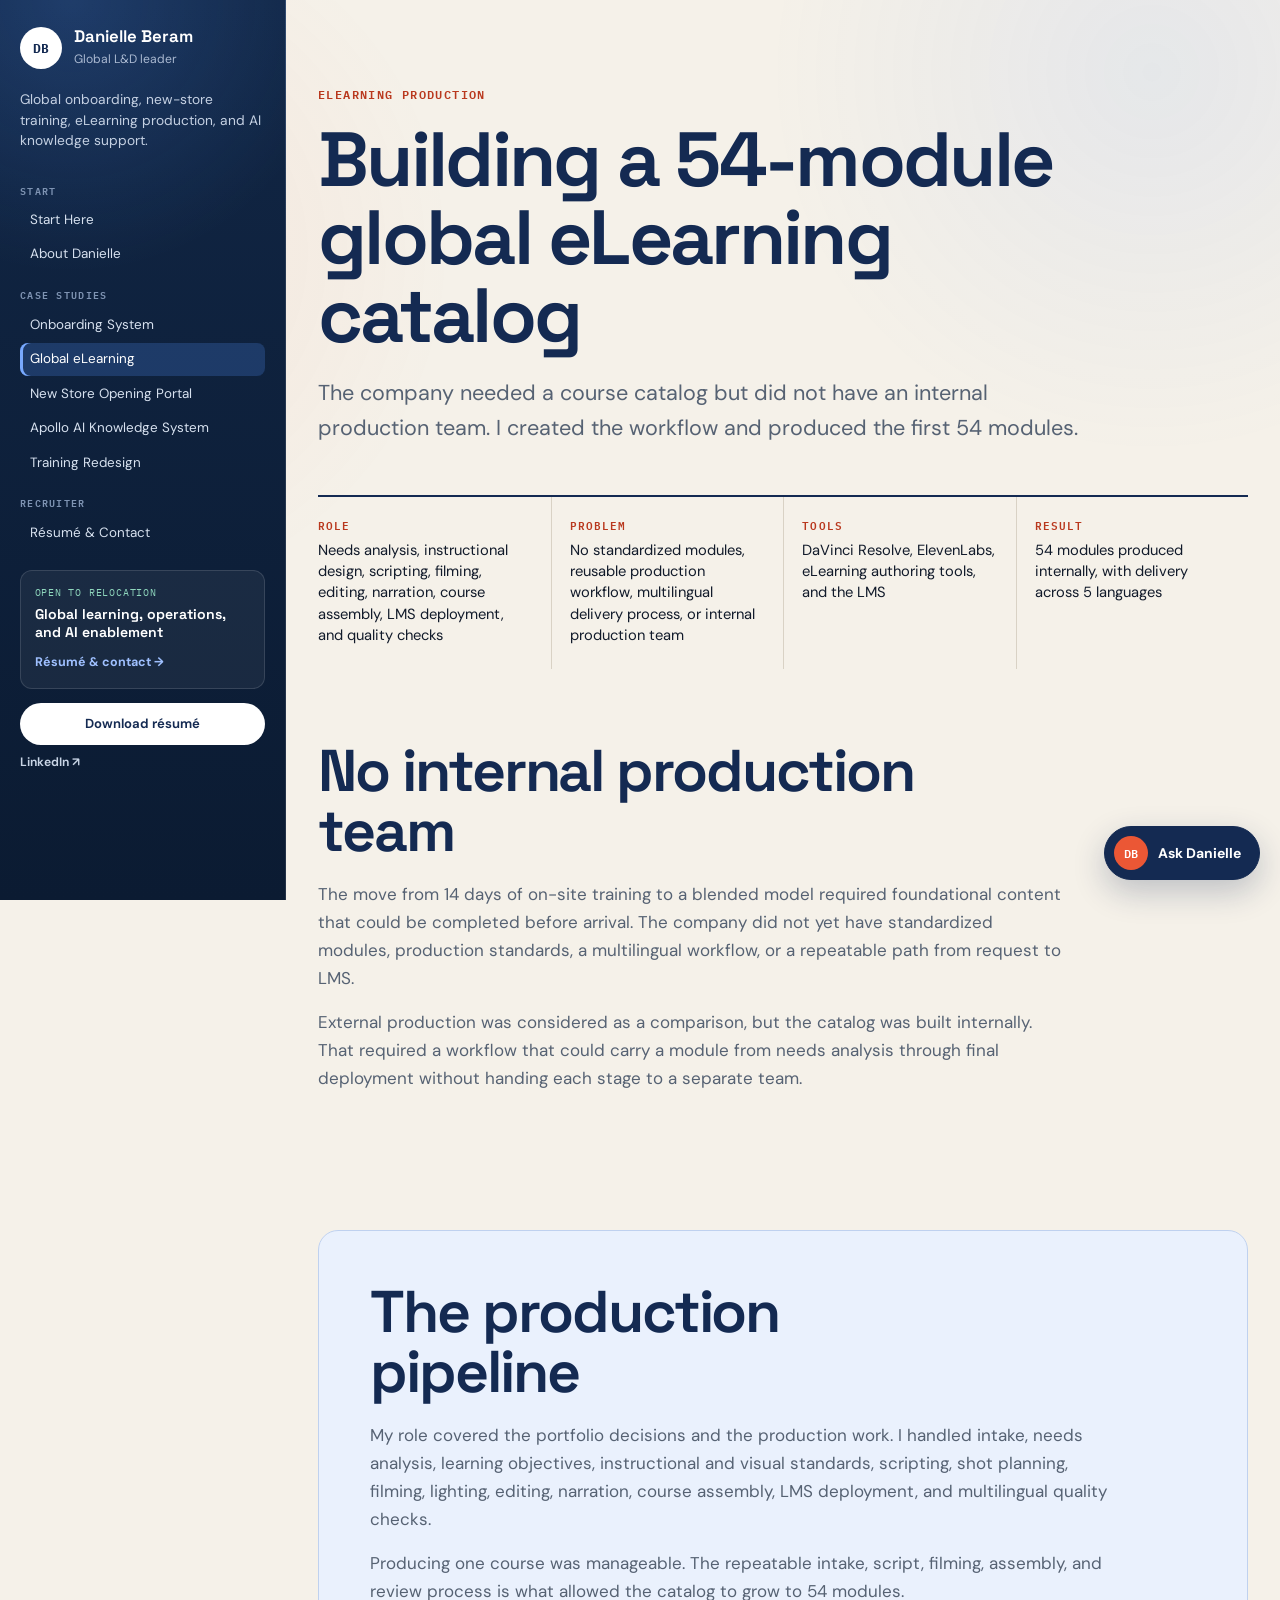
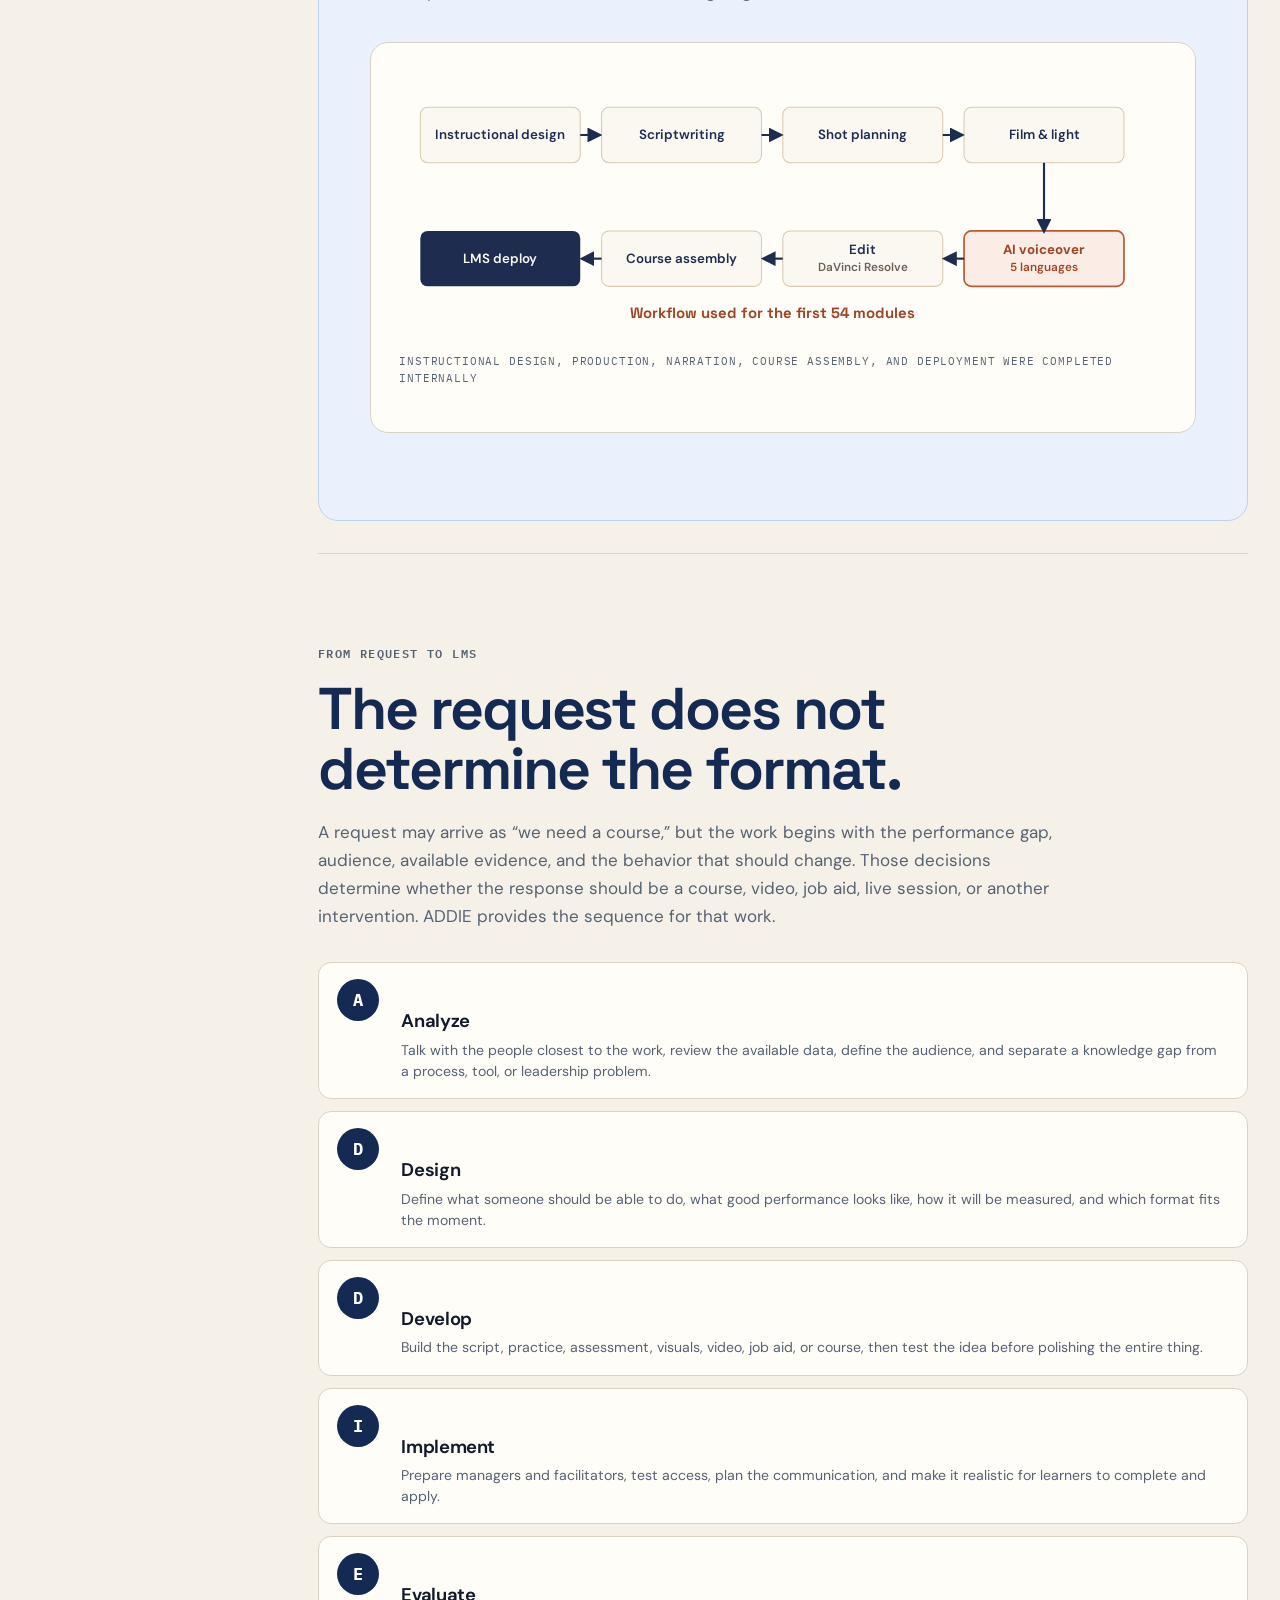
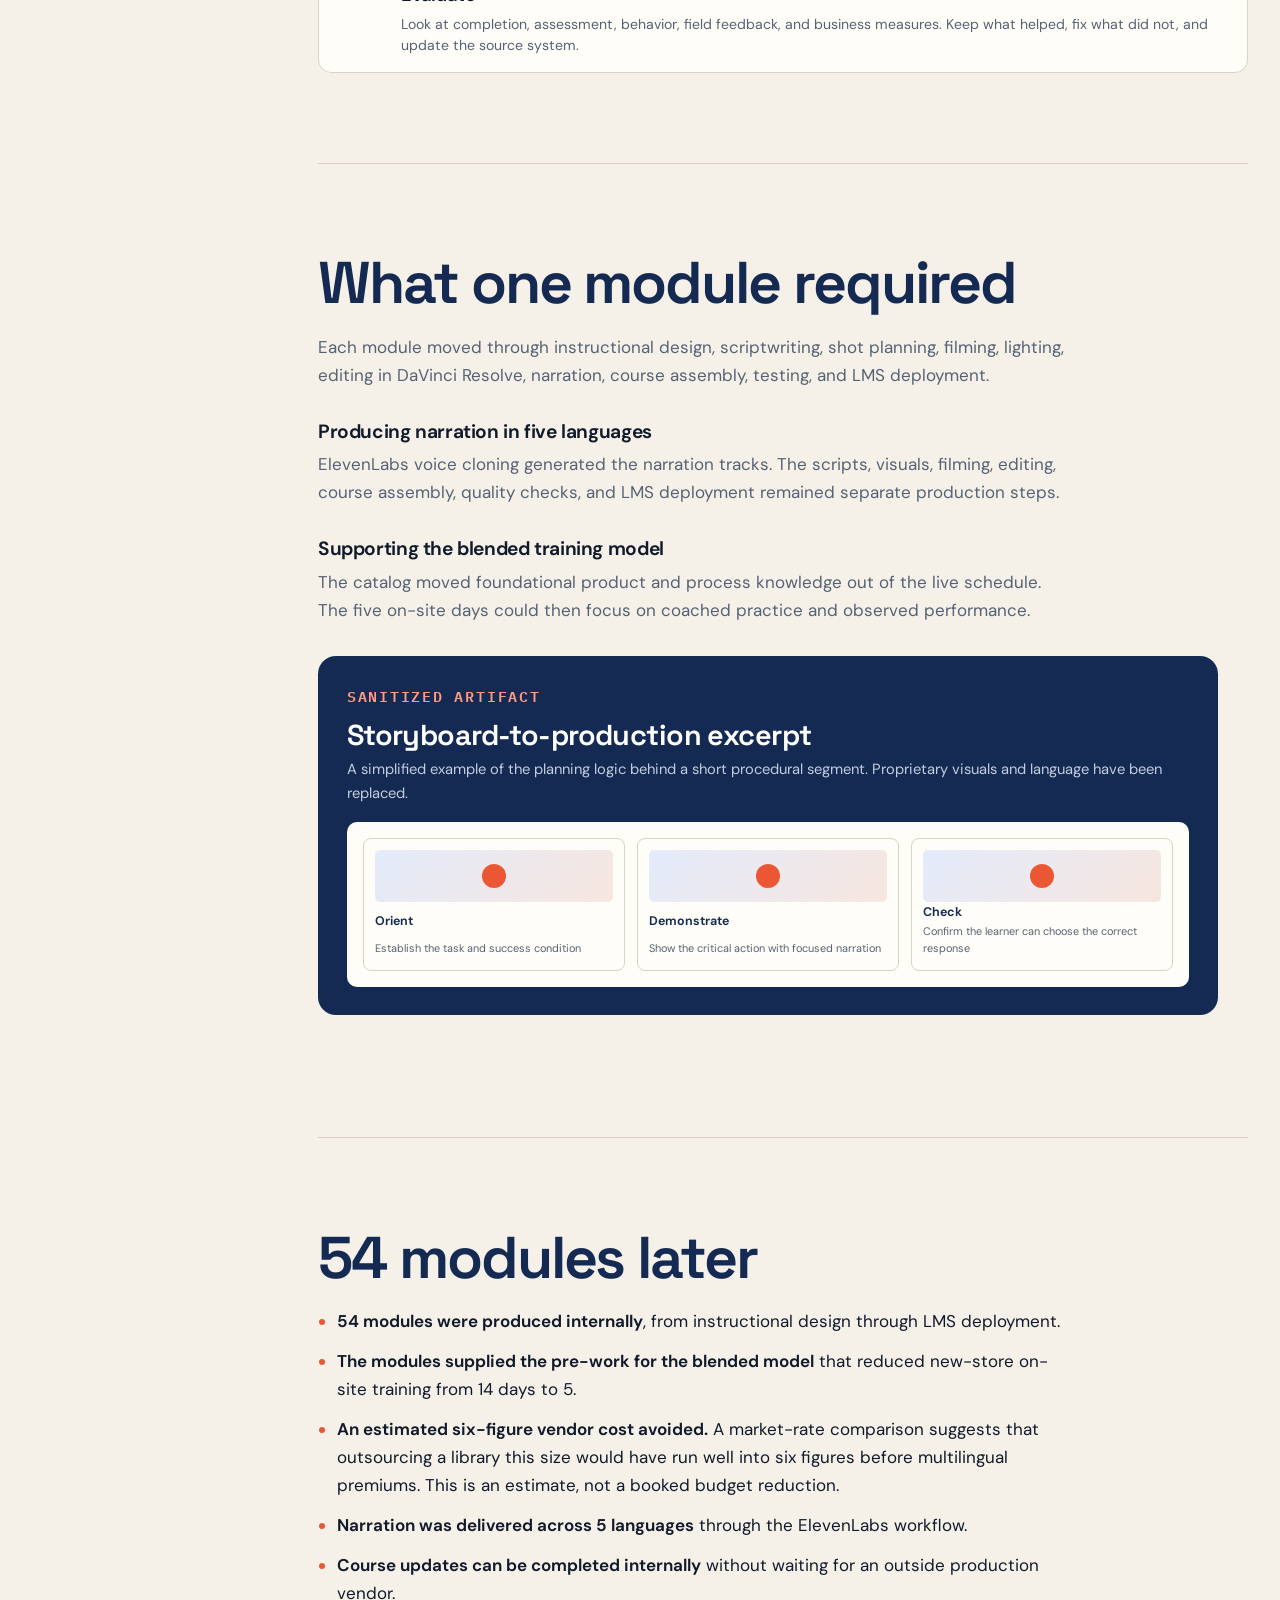
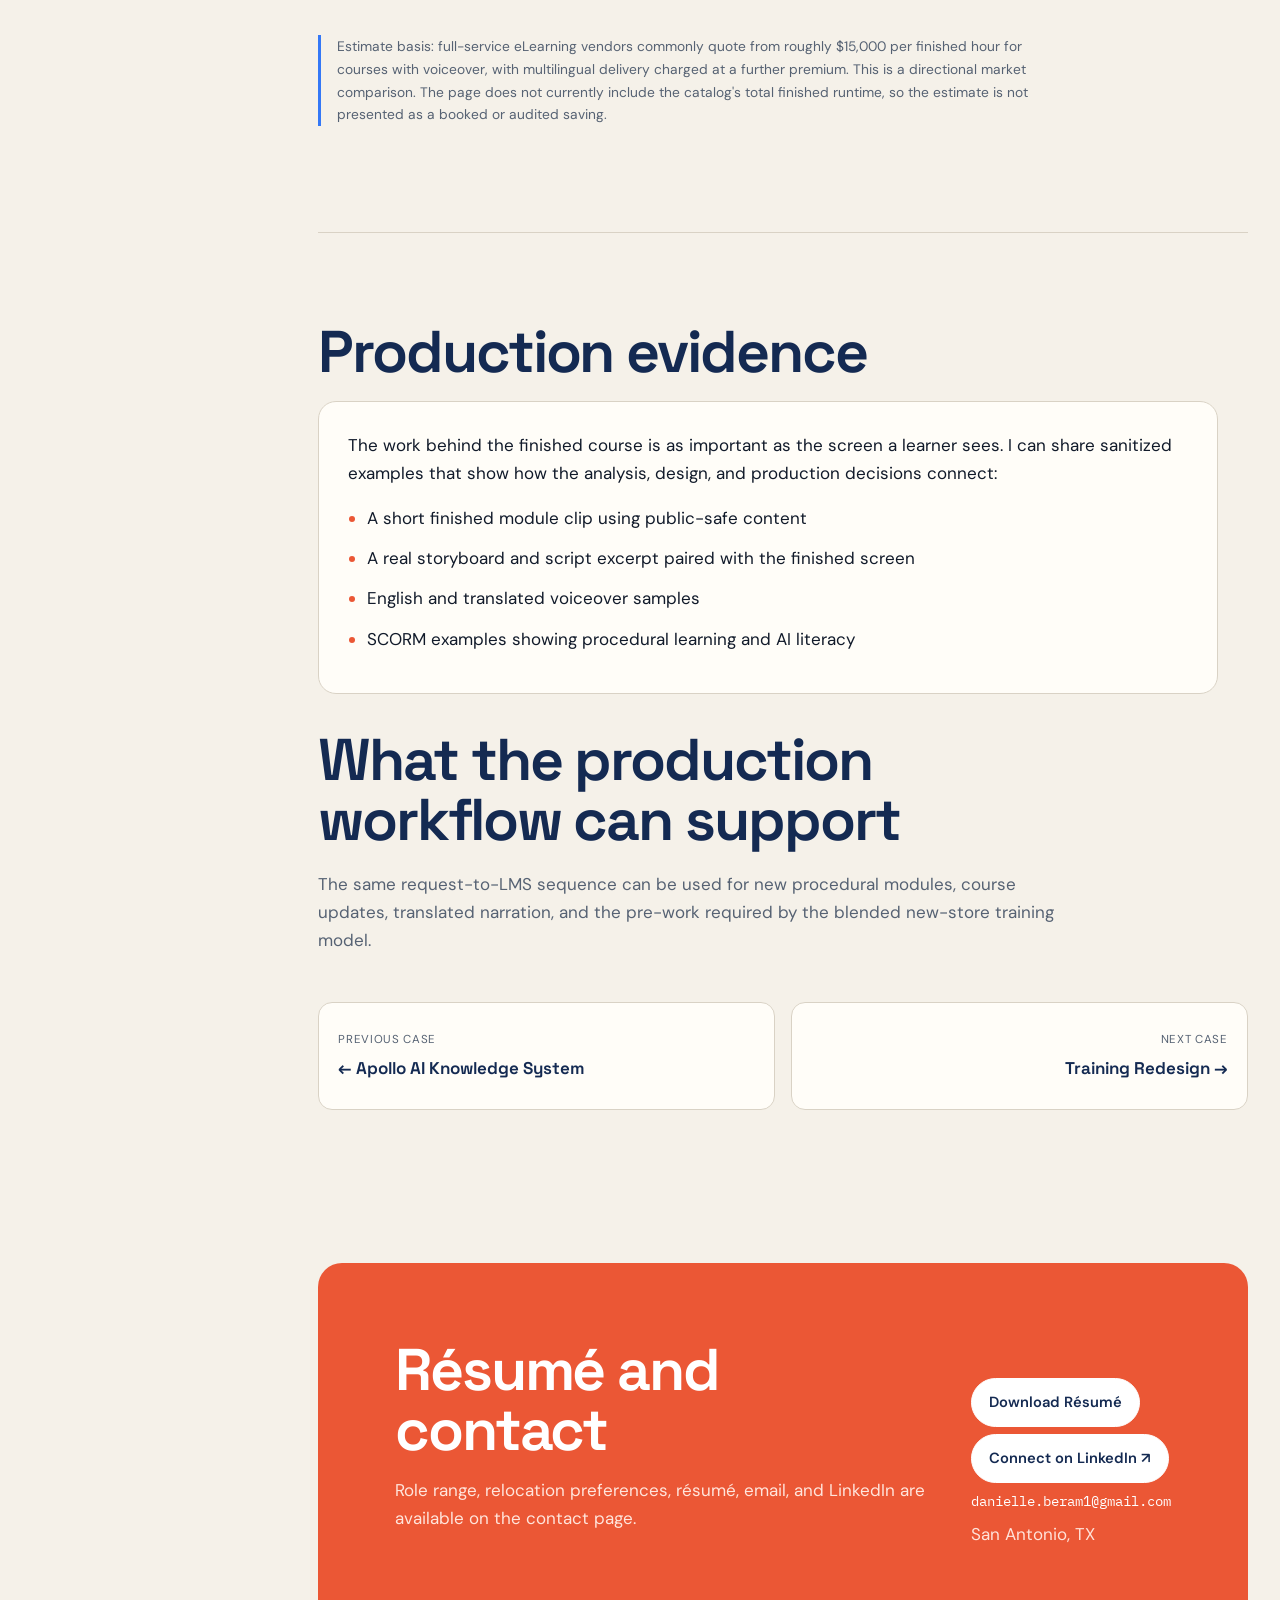
<file: elearning.html>
<!DOCTYPE html>
<html lang="en">
<head>
<meta charset="utf-8">
<meta name="viewport" content="width=device-width, initial-scale=1">
<title>Building a 54-module global eLearning catalog | Danielle Beram</title>
<meta name="description" content="The internal workflow behind 54 eLearning modules, including instructional design, filming, editing, ElevenLabs narration, course assembly, and LMS deployment.">
<link rel="canonical" href="https://prismo1020.github.io/danielle-beram-portfolio/elearning.html">
<meta property="og:title" content="Building a 54-module global eLearning catalog">
<meta property="og:description" content="The request-to-LMS production workflow behind 54 modules and five-language delivery.">
<meta property="og:type" content="article">
<meta property="og:url" content="https://prismo1020.github.io/danielle-beram-portfolio/elearning.html">
<meta property="og:image" content="https://prismo1020.github.io/danielle-beram-portfolio/assets/og-human.png">
<meta name="twitter:card" content="summary_large_image">
<meta name="theme-color" content="#142a52">
<link rel="preconnect" href="https://fonts.googleapis.com">
<link rel="preconnect" href="https://fonts.gstatic.com" crossorigin>
<link href="https://fonts.googleapis.com/css2?family=DM+Sans:wght@400;500;600;700&family=IBM+Plex+Mono:wght@500;600&family=Space+Grotesk:wght@500;600;700&display=swap" rel="stylesheet">
<link rel="stylesheet" href="css/style.css?v=20260731-editorial">
<script defer src="js/site.js?v=20260729-portal"></script>
</head>
<body class="has-sidebar">

<a class="skip-link" href="#main">Skip to main content</a>
<div id="site-navigation"></div>

<main id="main" class="case-main">
<div class="wrap">
  <div class="cs-hero">
    <p class="eyebrow">eLearning production</p>
    <h1>Building a 54-module global eLearning catalog</h1>
    <p class="hook">The company needed a course catalog but did not have an internal production team. I created the workflow and produced the first 54 modules.</p>
    <table class="glance">
      <tr><td>Role</td><td>Needs analysis, instructional design, scripting, filming, editing, narration, course assembly, LMS deployment, and quality checks</td></tr>
      <tr><td>Problem</td><td>No standardized modules, reusable production workflow, multilingual delivery process, or internal production team</td></tr>
      <tr><td>Tools</td><td>DaVinci Resolve, ElevenLabs, eLearning authoring tools, and the LMS</td></tr>
      <tr><td>Result</td><td>54 modules produced internally, with delivery across 5 languages</td></tr>
    </table>
  </div>

  <section class="cs-section" style="border-top:0; padding-top:1.5rem;">
    <h2>No internal production team</h2>
    <p>The move from 14 days of on-site training to a blended model required foundational content that could be completed before arrival. The company did not yet have standardized modules, production standards, a multilingual workflow, or a repeatable path from request to LMS.</p>
    <p>External production was considered as a comparison, but the catalog was built internally. That required a workflow that could carry a module from needs analysis through final deployment without handing each stage to a separate team.</p>
  </section>

  <section class="cs-section ownership-section">
    <h2>The production pipeline</h2>
    <p>My role covered the portfolio decisions and the production work. I handled intake, needs analysis, learning objectives, instructional and visual standards, scripting, shot planning, filming, lighting, editing, narration, course assembly, LMS deployment, and multilingual quality checks.</p>
    <p>Producing one course was manageable. The repeatable intake, script, filming, assembly, and review process is what allowed the catalog to grow to 54 modules.</p>

    <div class="diagram" tabindex="0" aria-label="Scrollable diagram: eLearning production workflow">
      <svg viewBox="0 0 720 250" role="img" aria-label="The production pipeline I run alone: instructional design, scriptwriting, shot planning, film and light, then AI voiceover in five languages, editing in DaVinci Resolve, course assembly, and LMS deploy.">
        <defs>
          <marker id="pn" viewBox="0 0 10 10" refX="8" refY="5" markerWidth="7" markerHeight="7" orient="auto-start-reverse">
            <path d="M0 0 L10 5 L0 10 z" fill="#1E2C4F"/>
          </marker>
        </defs>

        <g font-family="DM Sans, sans-serif" font-size="12.5" font-weight="600">
          <rect x="20" y="34" width="150" height="52" rx="7" fill="#FBF8F1" stroke="#D9CBB2"/>
          <text x="95" y="64" text-anchor="middle" fill="#1E2C4F">Instructional design</text>
          <rect x="190" y="34" width="150" height="52" rx="7" fill="#FBF8F1" stroke="#D9CBB2"/>
          <text x="265" y="64" text-anchor="middle" fill="#1E2C4F">Scriptwriting</text>
          <rect x="360" y="34" width="150" height="52" rx="7" fill="#FBF8F1" stroke="#D9CBB2"/>
          <text x="435" y="64" text-anchor="middle" fill="#1E2C4F">Shot planning</text>
          <rect x="530" y="34" width="150" height="52" rx="7" fill="#FBF8F1" stroke="#D9CBB2"/>
          <text x="605" y="64" text-anchor="middle" fill="#1E2C4F">Film &amp; light</text>

          <rect x="530" y="150" width="150" height="52" rx="7" fill="#FBEDE6" stroke="#BC5A34" stroke-width="1.6"/>
          <text x="605" y="172" text-anchor="middle" fill="#9E4525" font-weight="700">AI voiceover</text>
          <text x="605" y="188" text-anchor="middle" fill="#9E4525" font-size="11">5 languages</text>
          <rect x="360" y="150" width="150" height="52" rx="7" fill="#FBF8F1" stroke="#D9CBB2"/>
          <text x="435" y="172" text-anchor="middle" fill="#1E2C4F">Edit</text>
          <text x="435" y="188" text-anchor="middle" fill="#6B6157" font-size="11">DaVinci Resolve</text>
          <rect x="190" y="150" width="150" height="52" rx="7" fill="#FBF8F1" stroke="#D9CBB2"/>
          <text x="265" y="180" text-anchor="middle" fill="#1E2C4F">Course assembly</text>
          <rect x="20" y="150" width="150" height="52" rx="7" fill="#1E2C4F"/>
          <text x="95" y="180" text-anchor="middle" fill="#FBF8F1">LMS deploy</text>
        </g>

        <line x1="170" y1="60" x2="188" y2="60" stroke="#1E2C4F" stroke-width="2" marker-end="url(#pn)"/>
        <line x1="340" y1="60" x2="358" y2="60" stroke="#1E2C4F" stroke-width="2" marker-end="url(#pn)"/>
        <line x1="510" y1="60" x2="528" y2="60" stroke="#1E2C4F" stroke-width="2" marker-end="url(#pn)"/>
        <path d="M605 86 L605 150" fill="none" stroke="#1E2C4F" stroke-width="2" marker-end="url(#pn)"/>
        <line x1="530" y1="176" x2="512" y2="176" stroke="#1E2C4F" stroke-width="2" marker-end="url(#pn)"/>
        <line x1="360" y1="176" x2="342" y2="176" stroke="#1E2C4F" stroke-width="2" marker-end="url(#pn)"/>
        <line x1="190" y1="176" x2="172" y2="176" stroke="#1E2C4F" stroke-width="2" marker-end="url(#pn)"/>

        <text x="350" y="232" text-anchor="middle" font-family="Space Grotesk, sans-serif" font-size="14" font-weight="700" fill="#9E4525">Workflow used for the first 54 modules</text>
      </svg>
      <p class="figcap">Instructional design, production, narration, course assembly, and deployment were completed internally</p>
    </div>
  </section>

  <section class="cs-section" id="addie">
    <p class="eyebrow">From request to LMS</p>
    <h2>The request does not determine the format.</h2>
    <p>A request may arrive as “we need a course,” but the work begins with the performance gap, audience, available evidence, and the behavior that should change. Those decisions determine whether the response should be a course, video, job aid, live session, or another intervention. ADDIE provides the sequence for that work.</p>
    <div class="addie-grid">
      <article><span>A</span><div><h3>Analyze</h3><p>Talk with the people closest to the work, review the available data, define the audience, and separate a knowledge gap from a process, tool, or leadership problem.</p></div></article>
      <article><span>D</span><div><h3>Design</h3><p>Define what someone should be able to do, what good performance looks like, how it will be measured, and which format fits the moment.</p></div></article>
      <article><span>D</span><div><h3>Develop</h3><p>Build the script, practice, assessment, visuals, video, job aid, or course, then test the idea before polishing the entire thing.</p></div></article>
      <article><span>I</span><div><h3>Implement</h3><p>Prepare managers and facilitators, test access, plan the communication, and make it realistic for learners to complete and apply.</p></div></article>
      <article><span>E</span><div><h3>Evaluate</h3><p>Look at completion, assessment, behavior, field feedback, and business measures. Keep what helped, fix what did not, and update the source system.</p></div></article>
    </div>
  </section>

  <section class="cs-section">
    <h2>What one module required</h2>
    <p>Each module moved through instructional design, scriptwriting, shot planning, filming, lighting, editing in DaVinci Resolve, narration, course assembly, testing, and LMS deployment.</p>
    <h3>Producing narration in five languages</h3>
    <p>ElevenLabs voice cloning generated the narration tracks. The scripts, visuals, filming, editing, course assembly, quality checks, and LMS deployment remained separate production steps.</p>
    <h3>Supporting the blended training model</h3>
    <p>The catalog moved foundational product and process knowledge out of the live schedule. The five on-site days could then focus on coached practice and observed performance.</p>

    <div class="evidence">
      <p class="eyebrow">Sanitized artifact</p>
      <h3>Storyboard-to-production excerpt</h3>
      <p>A simplified example of the planning logic behind a short procedural segment. Proprietary visuals and language have been replaced.</p>
      <div class="artifact storyboard">
        <div class="frame"><div class="frame-visual"></div><strong>Orient</strong><span>Establish the task and success condition</span></div>
        <div class="frame"><div class="frame-visual"></div><strong>Demonstrate</strong><span>Show the critical action with focused narration</span></div>
        <div class="frame"><div class="frame-visual"></div><strong>Check</strong><span>Confirm the learner can choose the correct response</span></div>
      </div>
    </div>
  </section>

  <section class="cs-section">
    <h2>54 modules later</h2>
    <ul>
      <li><strong>54 modules were produced internally</strong>, from instructional design through LMS deployment.</li>
      <li><strong>The modules supplied the pre-work for the blended model</strong> that reduced new-store on-site training from 14 days to 5.</li>
      <li><strong>An estimated six-figure vendor cost avoided.</strong> A market-rate comparison suggests that outsourcing a library this size would have run well into six figures before multilingual premiums. This is an estimate, not a booked budget reduction.</li>
      <li><strong>Narration was delivered across 5 languages</strong> through the ElevenLabs workflow.</li>
      <li><strong>Course updates can be completed internally</strong> without waiting for an outside production vendor.</li>
    </ul>
    <p class="note">Estimate basis: full-service eLearning vendors commonly quote from roughly $15,000 per finished hour for courses with voiceover, with multilingual delivery charged at a further premium. This is a directional market comparison. The page does not currently include the catalog's total finished runtime, so the estimate is not presented as a booked or audited saving.</p>
  </section>

  <section class="cs-section">
    <h2>Production evidence</h2>
    <div class="showcase">
      <p style="margin-top:0;">The work behind the finished course is as important as the screen a learner sees. I can share sanitized examples that show how the analysis, design, and production decisions connect:</p>
      <ul style="margin-bottom:0;">
        <li>A short finished module clip using public-safe content</li>
        <li>A real storyboard and script excerpt paired with the finished screen</li>
        <li>English and translated voiceover samples</li>
        <li>SCORM examples showing procedural learning and AI literacy</li>
      </ul>
    </div>
    <h2>What the production workflow can support</h2>
    <p>The same request-to-LMS sequence can be used for new procedural modules, course updates, translated narration, and the pre-work required by the blended new-store training model.</p>
    <nav class="case-pagination" aria-label="Case study navigation">
      <a href="apollo.html"><span>Previous case</span><strong>← Apollo AI Knowledge System</strong></a>
      <a href="training.html"><span>Next case</span><strong>Training Redesign →</strong></a>
    </nav>
  </section>
</div>
</main>

<footer class="site-foot" id="contact">
  <div class="wrap closing-cta">
    <div>
      <h2>Résumé and contact</h2>
      <p>Role range, relocation preferences, résumé, email, and LinkedIn are available on the contact page.</p>
    </div>
    <div class="contact-list">
      <a class="button button-light" href="assets/downloads/Danielle Beram Resume.pdf" download>Download Résumé</a>
      <a class="button button-light" href="https://linkedin.com/in/danielle-beram" target="_blank" rel="noopener">Connect on LinkedIn ↗</a>
      <span class="contact-email">danielle.beram1@gmail.com</span>
      <span>San Antonio, TX</span>
    </div>
  </div>
</footer>

</body>
</html>
</file>
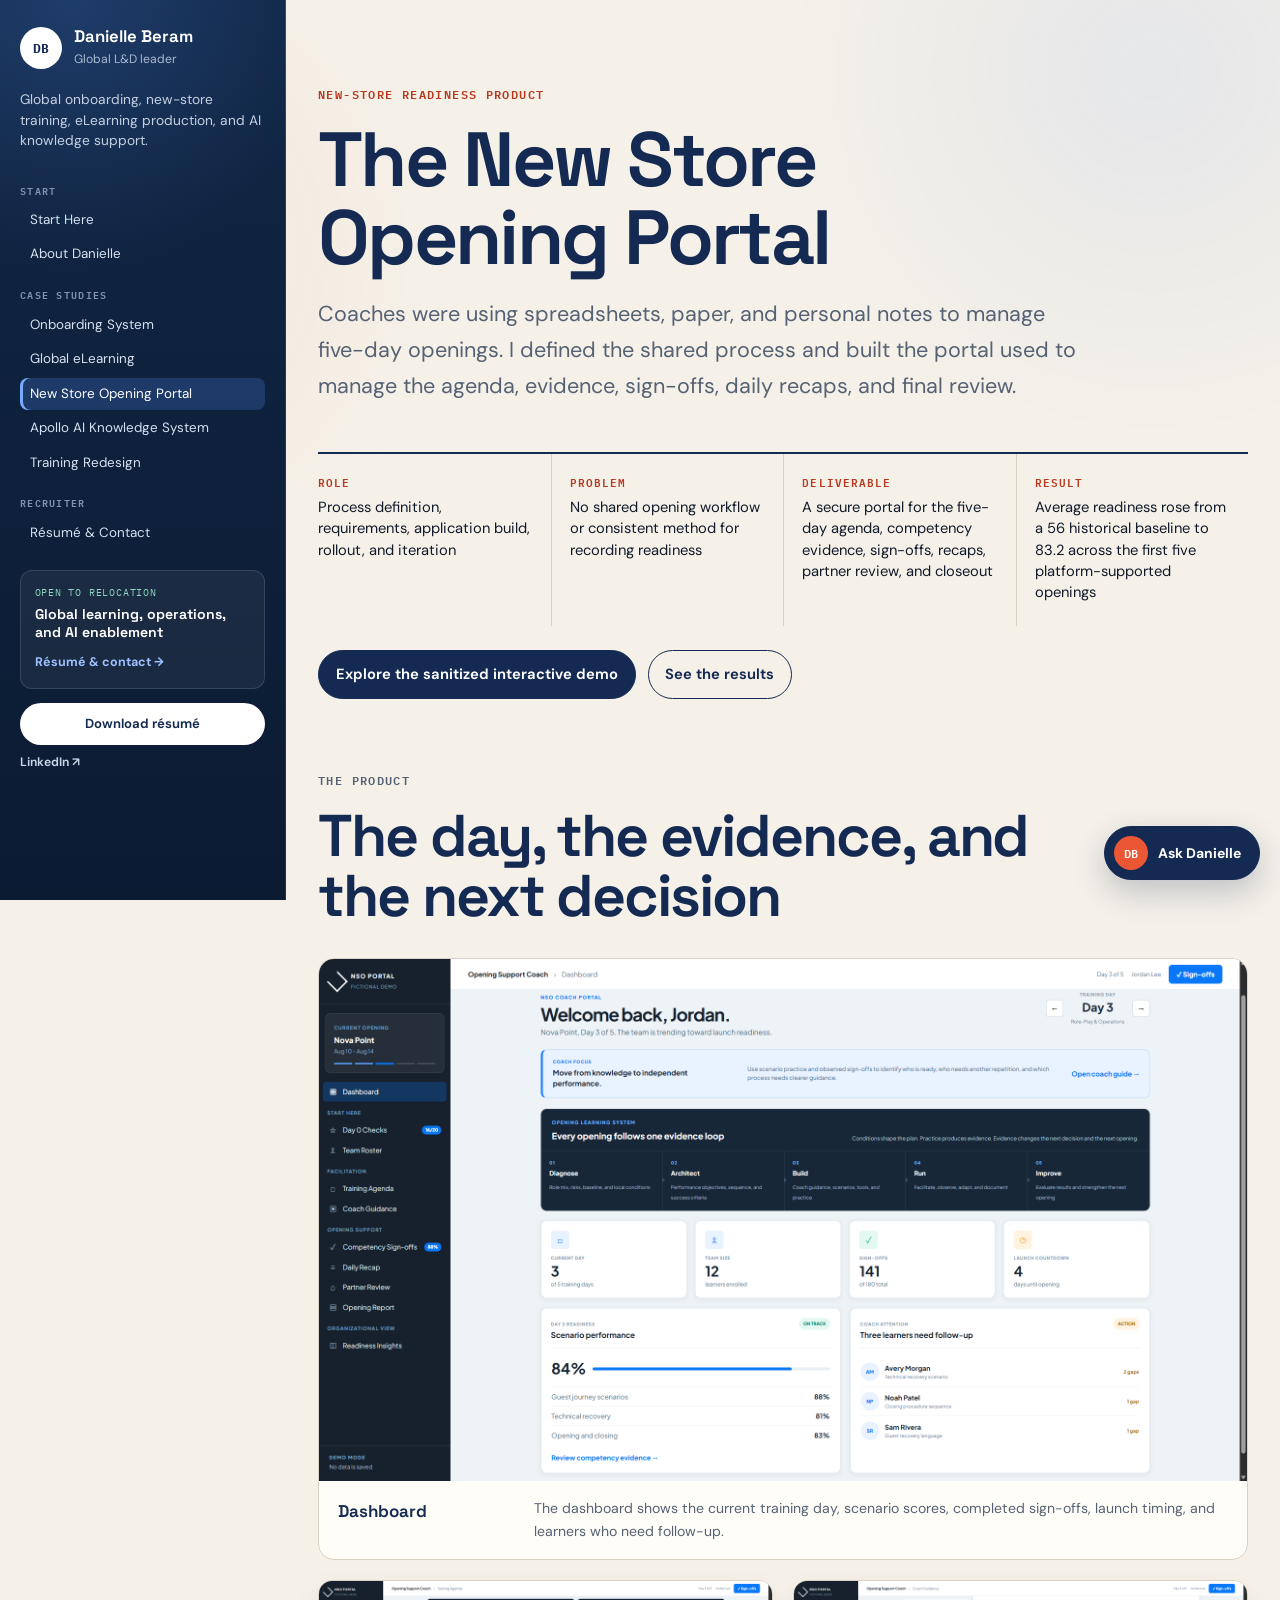
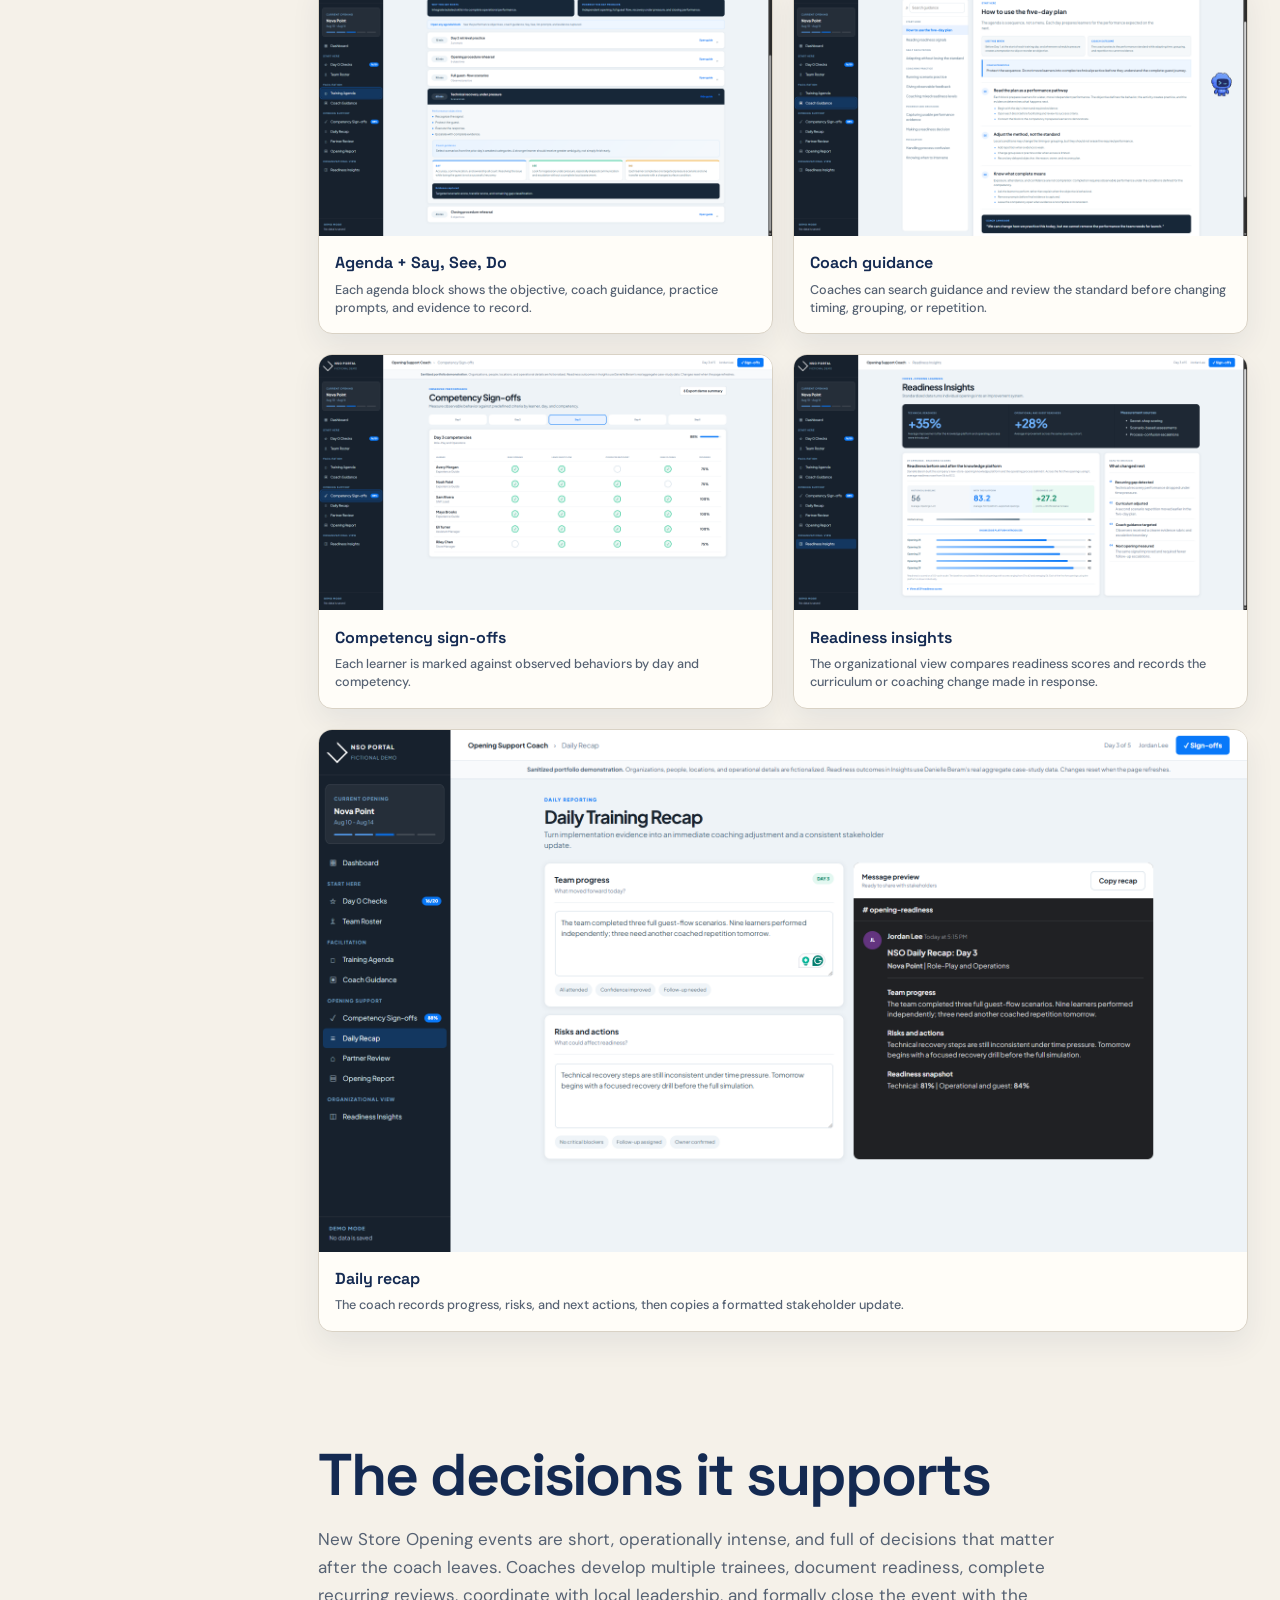
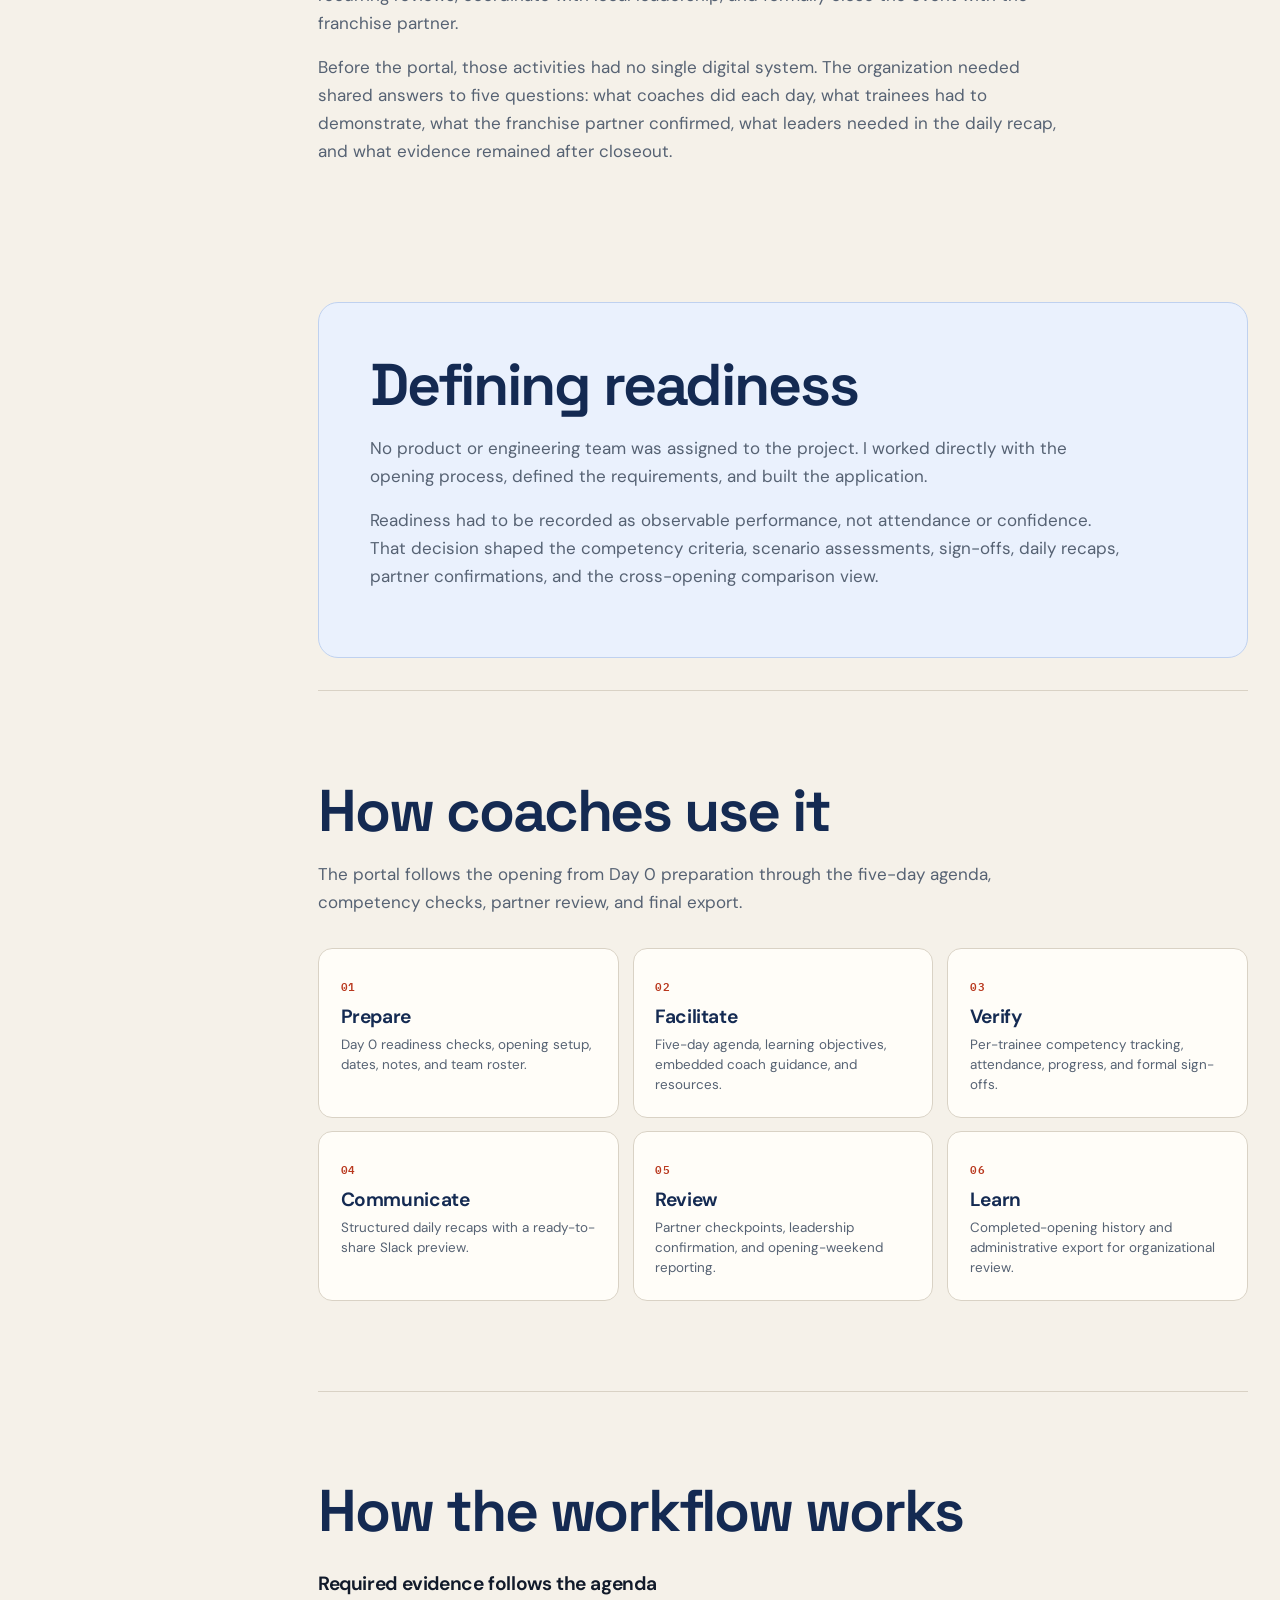
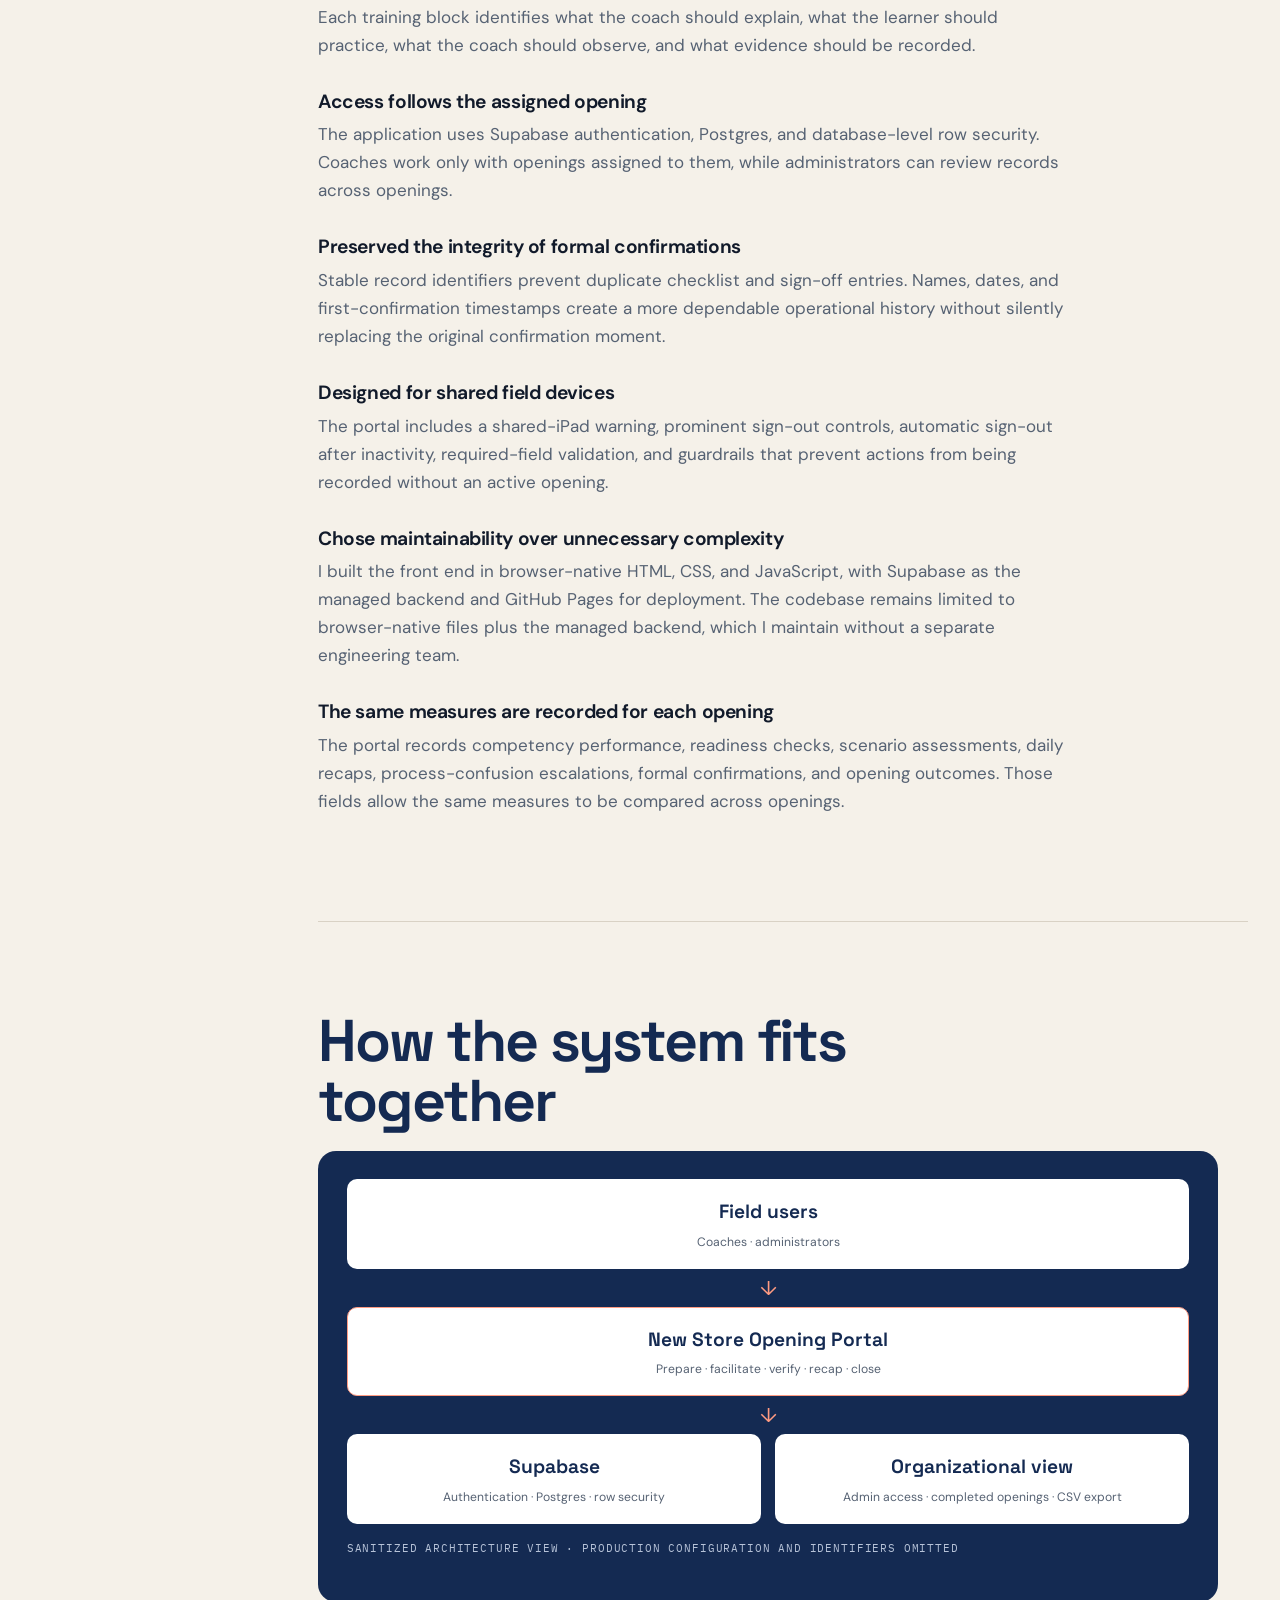
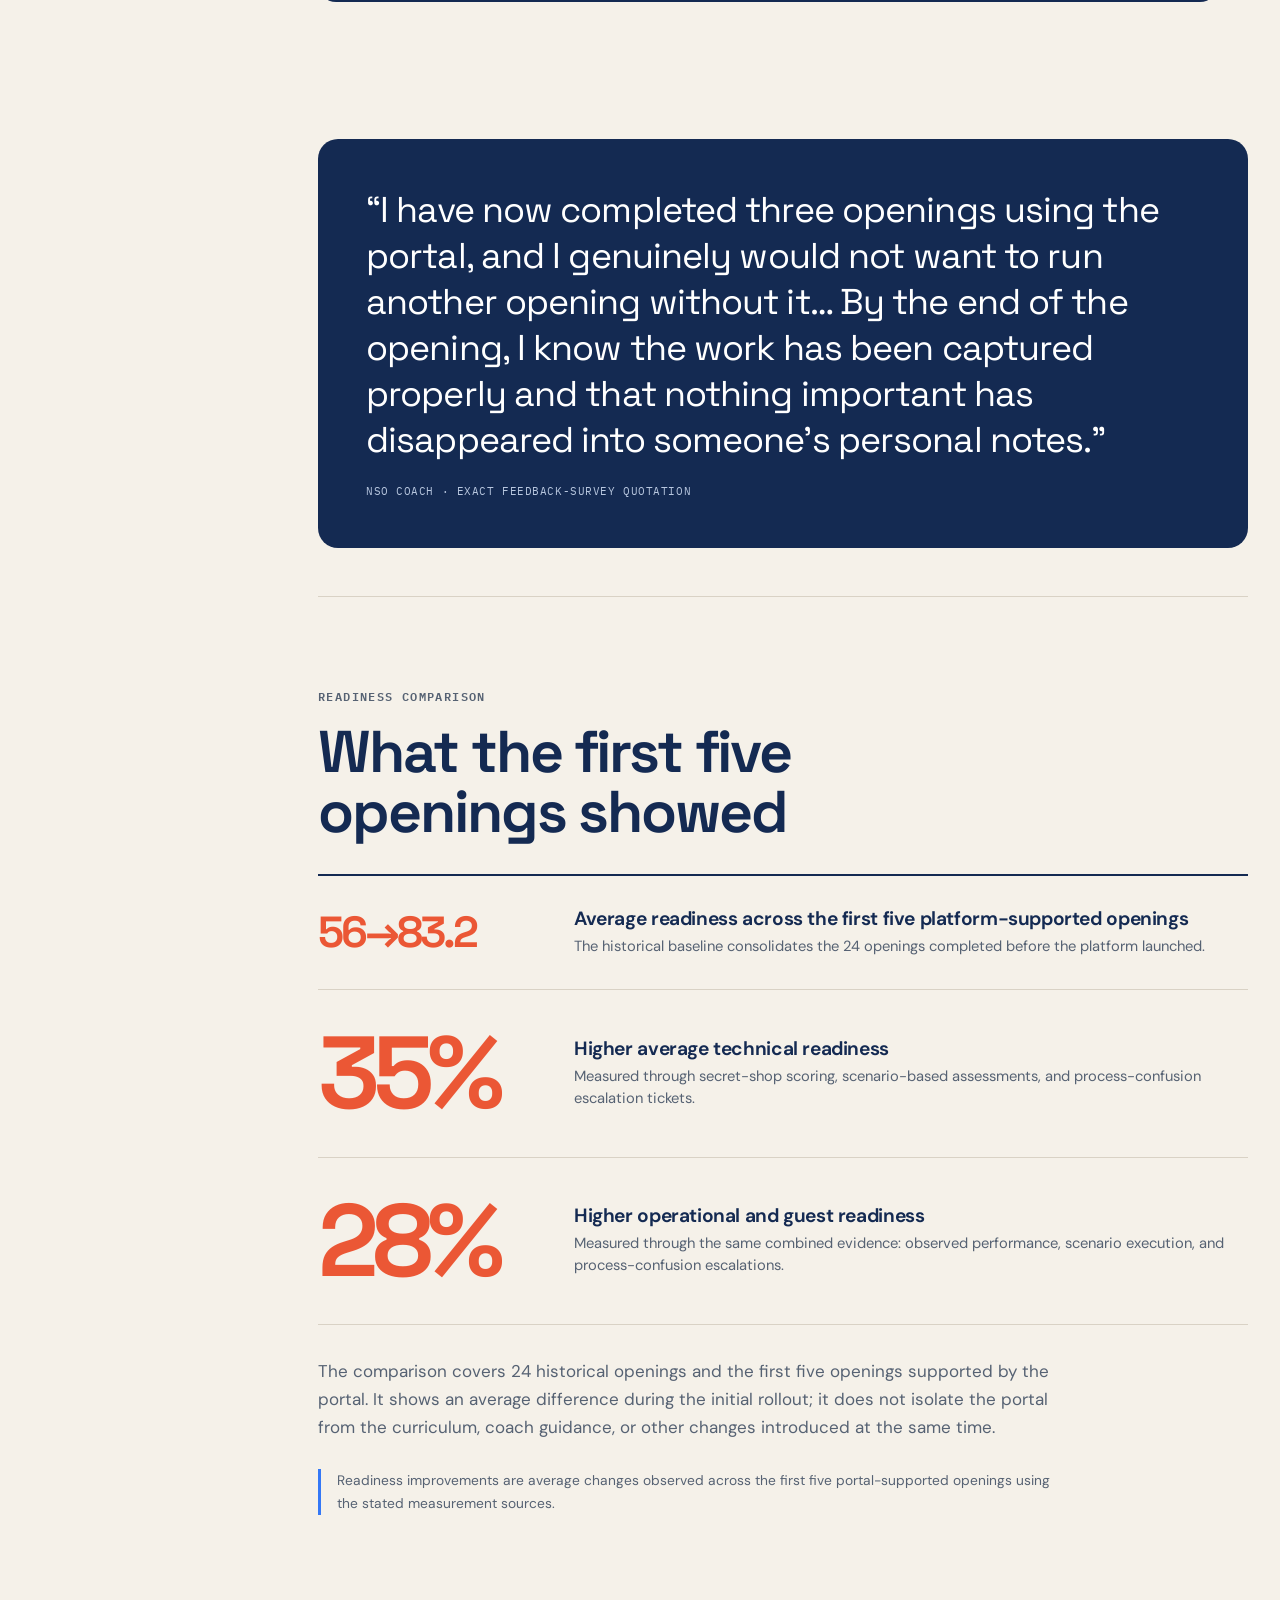
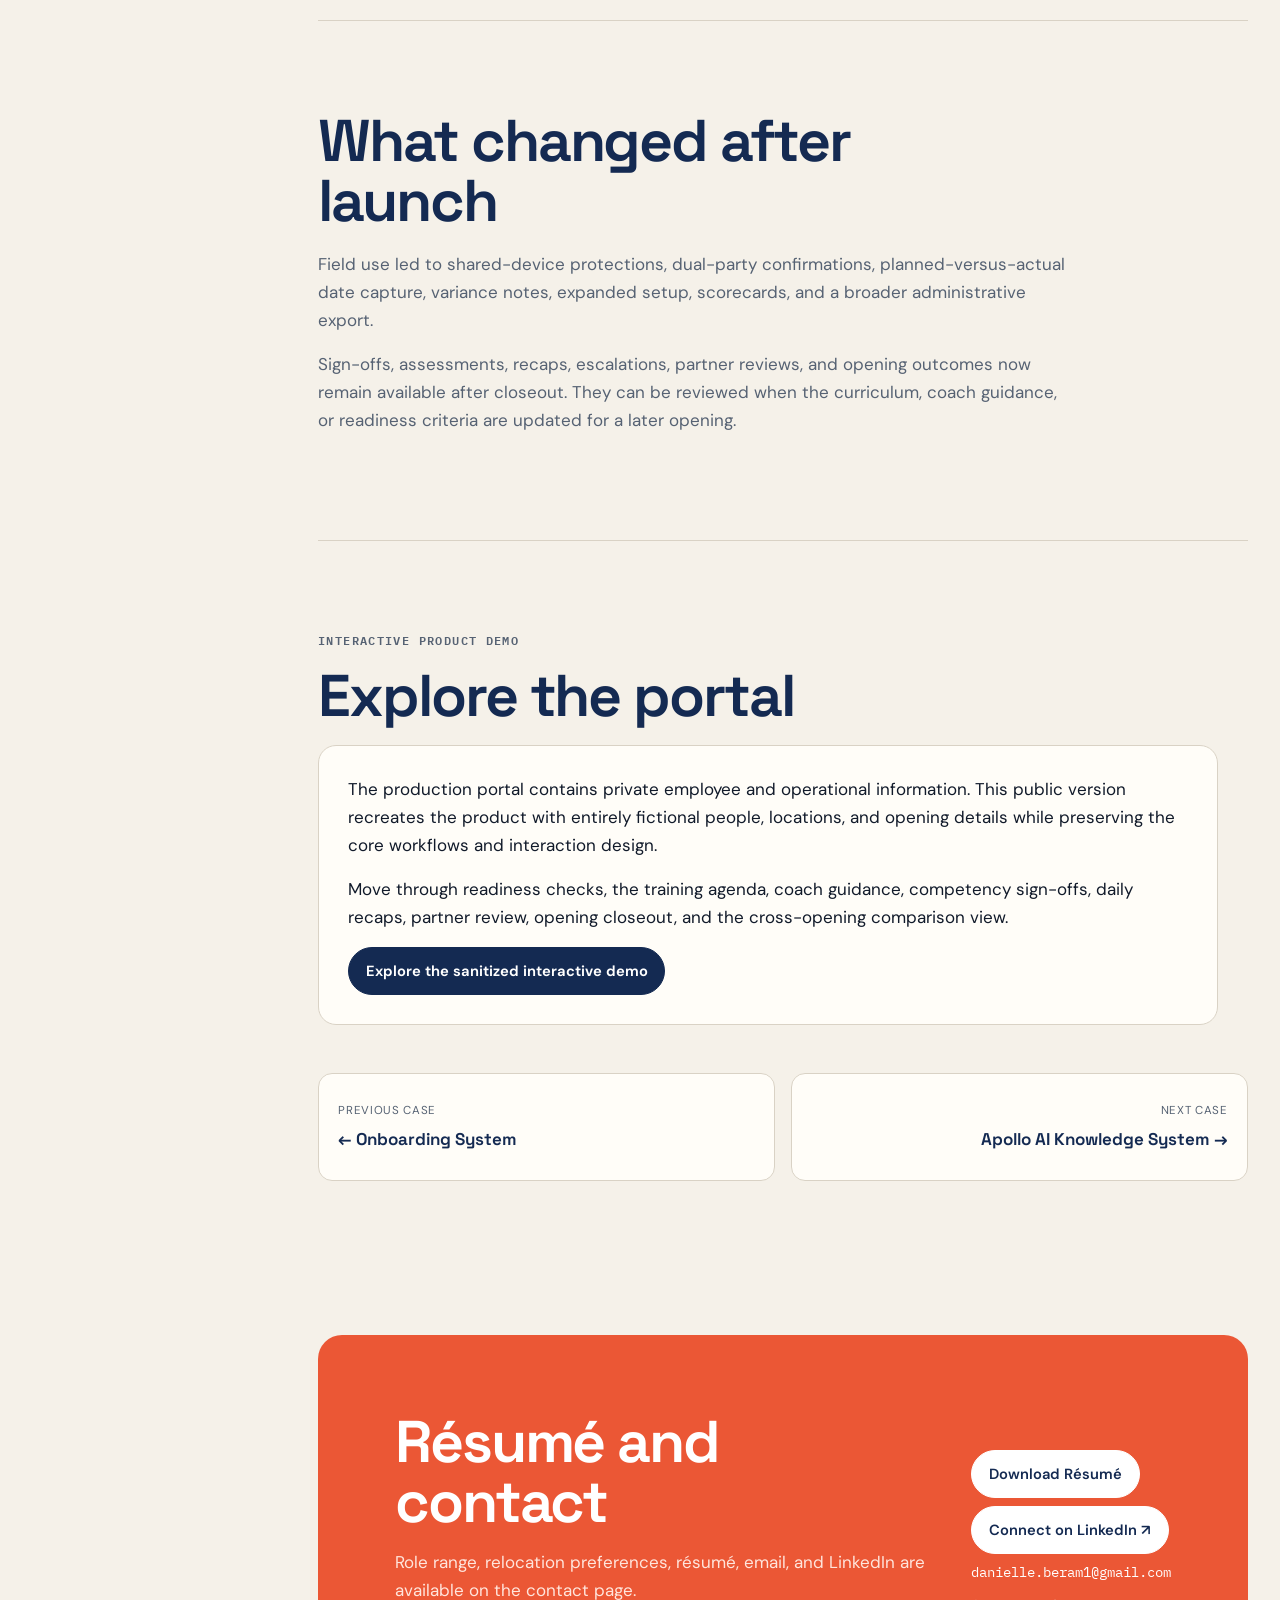
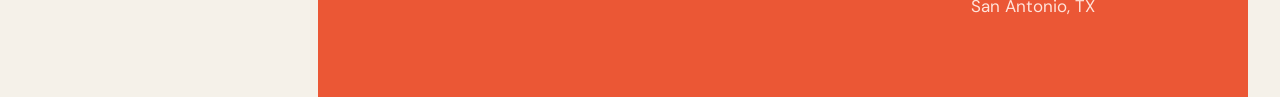
<file: nso.html>
<!DOCTYPE html>
<html lang="en">
<head>
<meta charset="utf-8">
<meta name="viewport" content="width=device-width, initial-scale=1">
<title>New Store Opening Portal | Danielle Beram</title>
<meta name="description" content="A portal for managing new-store agendas, competency evidence, sign-offs, daily recaps, and readiness decisions.">
<link rel="canonical" href="https://prismo1020.github.io/danielle-beram-portfolio/nso.html">
<meta property="og:title" content="The New Store Opening Portal">
<meta property="og:description" content="The first five portal-supported openings averaged 83.2 against a historical readiness baseline of 56.">
<meta property="og:type" content="article">
<meta property="og:url" content="https://prismo1020.github.io/danielle-beram-portfolio/nso.html">
<meta property="og:image" content="https://prismo1020.github.io/danielle-beram-portfolio/assets/og-human.png">
<meta name="twitter:card" content="summary_large_image">
<meta name="theme-color" content="#142a52">
<link rel="preconnect" href="https://fonts.googleapis.com">
<link rel="preconnect" href="https://fonts.gstatic.com" crossorigin>
<link href="https://fonts.googleapis.com/css2?family=DM+Sans:wght@400;500;600;700&family=IBM+Plex+Mono:wght@500;600&family=Space+Grotesk:wght@500;600;700&display=swap" rel="stylesheet">
<link rel="stylesheet" href="css/style.css?v=20260731-editorial">
<script defer src="js/site.js?v=20260729-portal"></script>
</head>
<body class="has-sidebar">

<a class="skip-link" href="#main">Skip to main content</a>
<div id="site-navigation"></div>

<main id="main" class="case-main">
<div class="wrap">
  <div class="cs-hero">
    <p class="eyebrow">New-store readiness product</p>
    <h1>The New Store Opening Portal</h1>
    <p class="hook">Coaches were using spreadsheets, paper, and personal notes to manage five-day openings. I defined the shared process and built the portal used to manage the agenda, evidence, sign-offs, daily recaps, and final review.</p>
    <table class="glance">
      <tr><td>Role</td><td>Process definition, requirements, application build, rollout, and iteration</td></tr>
      <tr><td>Problem</td><td>No shared opening workflow or consistent method for recording readiness</td></tr>
      <tr><td>Deliverable</td><td>A secure portal for the five-day agenda, competency evidence, sign-offs, recaps, partner review, and closeout</td></tr>
      <tr><td>Result</td><td>Average readiness rose from a 56 historical baseline to 83.2 across the first five platform-supported openings</td></tr>
    </table>
    <div class="hero-actions" style="margin-top:1.5rem;">
      <a class="button button-primary" href="https://prismo1020.github.io/nso-portal/demo/" target="_blank" rel="noopener">Explore the sanitized interactive demo</a>
      <a class="button button-secondary" href="#measured-impact">See the results</a>
    </div>
  </div>

  <section class="cs-section product-evidence" style="border-top:0; padding-top:1.5rem;">
    <p class="eyebrow">The product</p>
    <h2>The day, the evidence, and the next decision</h2>
    <div class="screenshot-feature">
      <img src="assets/screenshots/nso-dashboard.png" alt="Sanitized New Store Opening Portal dashboard showing Day 3 readiness, sign-offs, and learners needing follow-up" width="1920" height="1080" loading="lazy">
      <div><strong>Dashboard</strong><span>The dashboard shows the current training day, scenario scores, completed sign-offs, launch timing, and learners who need follow-up.</span></div>
    </div>
    <div class="screenshot-grid portal-gallery">
      <figure><img src="assets/screenshots/nso-agenda.png" alt="Training agenda with an expanded Say, See, Do coaching guide" width="1920" height="1080" loading="lazy"><figcaption><strong>Agenda + Say, See, Do</strong><span>Each agenda block shows the objective, coach guidance, practice prompts, and evidence to record.</span></figcaption></figure>
      <figure><img src="assets/screenshots/nso-coach-guidance.png" alt="Coach guidance page in the sanitized New Store Opening Portal" width="1920" height="1080" loading="lazy"><figcaption><strong>Coach guidance</strong><span>Coaches can search guidance and review the standard before changing timing, grouping, or repetition.</span></figcaption></figure>
      <figure><img src="assets/screenshots/nso-signoffs.png" alt="Competency sign-offs by learner and observed behavior" width="1920" height="1080" loading="lazy"><figcaption><strong>Competency sign-offs</strong><span>Each learner is marked against observed behaviors by day and competency.</span></figcaption></figure>
      <figure><img src="assets/screenshots/nso-insights.png" alt="Readiness Insights showing before-and-after scores and decisions" width="1920" height="1080" loading="lazy"><figcaption><strong>Readiness insights</strong><span>The organizational view compares readiness scores and records the curriculum or coaching change made in response.</span></figcaption></figure>
      <figure><img src="assets/screenshots/nso-recap.png" alt="Daily recap interface with stakeholder message preview" width="1920" height="1080" loading="lazy"><figcaption><strong>Daily recap</strong><span>The coach records progress, risks, and next actions, then copies a formatted stakeholder update.</span></figcaption></figure>
    </div>
  </section>

  <section class="cs-section" style="border-top:0; padding-top:1.5rem;">
    <h2>The decisions it supports</h2>
    <p>New Store Opening events are short, operationally intense, and full of decisions that matter after the coach leaves. Coaches develop multiple trainees, document readiness, complete recurring reviews, coordinate with local leadership, and formally close the event with the franchise partner.</p>
    <p>Before the portal, those activities had no single digital system. The organization needed shared answers to five questions: what coaches did each day, what trainees had to demonstrate, what the franchise partner confirmed, what leaders needed in the daily recap, and what evidence remained after closeout.</p>
  </section>

  <section class="cs-section ownership-section">
    <h2>Defining readiness</h2>
    <p>No product or engineering team was assigned to the project. I worked directly with the opening process, defined the requirements, and built the application.</p>
    <p>Readiness had to be recorded as observable performance, not attendance or confidence. That decision shaped the competency criteria, scenario assessments, sign-offs, daily recaps, partner confirmations, and the cross-opening comparison view.</p>
  </section>

  <section class="cs-section">
    <h2>How coaches use it</h2>
    <p>The portal follows the opening from Day 0 preparation through the five-day agenda, competency checks, partner review, and final export.</p>

    <div class="feature-grid">
      <article>
        <span>01</span>
        <h3>Prepare</h3>
        <p>Day 0 readiness checks, opening setup, dates, notes, and team roster.</p>
      </article>
      <article>
        <span>02</span>
        <h3>Facilitate</h3>
        <p>Five-day agenda, learning objectives, embedded coach guidance, and resources.</p>
      </article>
      <article>
        <span>03</span>
        <h3>Verify</h3>
        <p>Per-trainee competency tracking, attendance, progress, and formal sign-offs.</p>
      </article>
      <article>
        <span>04</span>
        <h3>Communicate</h3>
        <p>Structured daily recaps with a ready-to-share Slack preview.</p>
      </article>
      <article>
        <span>05</span>
        <h3>Review</h3>
        <p>Partner checkpoints, leadership confirmation, and opening-weekend reporting.</p>
      </article>
      <article>
        <span>06</span>
        <h3>Learn</h3>
        <p>Completed-opening history and administrative export for organizational review.</p>
      </article>
    </div>
  </section>

  <section class="cs-section">
    <h2>How the workflow works</h2>

    <h3>Required evidence follows the agenda</h3>
    <p>Each training block identifies what the coach should explain, what the learner should practice, what the coach should observe, and what evidence should be recorded.</p>

    <h3>Access follows the assigned opening</h3>
    <p>The application uses Supabase authentication, Postgres, and database-level row security. Coaches work only with openings assigned to them, while administrators can review records across openings.</p>

    <h3>Preserved the integrity of formal confirmations</h3>
    <p>Stable record identifiers prevent duplicate checklist and sign-off entries. Names, dates, and first-confirmation timestamps create a more dependable operational history without silently replacing the original confirmation moment.</p>

    <h3>Designed for shared field devices</h3>
    <p>The portal includes a shared-iPad warning, prominent sign-out controls, automatic sign-out after inactivity, required-field validation, and guardrails that prevent actions from being recorded without an active opening.</p>

    <h3>Chose maintainability over unnecessary complexity</h3>
    <p>I built the front end in browser-native HTML, CSS, and JavaScript, with Supabase as the managed backend and GitHub Pages for deployment. The codebase remains limited to browser-native files plus the managed backend, which I maintain without a separate engineering team.</p>

    <h3>The same measures are recorded for each opening</h3>
    <p>The portal records competency performance, readiness checks, scenario assessments, daily recaps, process-confusion escalations, formal confirmations, and opening outcomes. Those fields allow the same measures to be compared across openings.</p>
  </section>

  <section class="cs-section">
    <h2>How the system fits together</h2>
    <div class="system-map" role="img" aria-label="Simplified New Store Opening Portal system architecture">
      <div class="system-node system-users">
        <strong>Field users</strong>
        <span>Coaches · administrators</span>
      </div>
      <span class="system-arrow" aria-hidden="true">↓</span>
      <div class="system-node system-product">
        <strong>New Store Opening Portal</strong>
        <span>Prepare · facilitate · verify · recap · close</span>
      </div>
      <span class="system-arrow" aria-hidden="true">↓</span>
      <div class="system-split">
        <div class="system-node">
          <strong>Supabase</strong>
          <span>Authentication · Postgres · row security</span>
        </div>
        <div class="system-node">
          <strong>Organizational view</strong>
          <span>Admin access · completed openings · CSV export</span>
        </div>
      </div>
      <p class="figcap">Sanitized architecture view · production configuration and identifiers omitted</p>
    </div>
  </section>

  <blockquote class="evidence-quote">
    <p>“I have now completed three openings using the portal, and I genuinely would not want to run another opening without it… By the end of the opening, I know the work has been captured properly and that nothing important has disappeared into someone’s personal notes.”</p>
    <cite>NSO Coach · exact feedback-survey quotation</cite>
  </blockquote>

  <section class="cs-section outcome-section" id="measured-impact">
    <p class="eyebrow">Readiness comparison</p>
    <h2>What the first five openings showed</h2>
    <div class="outcome-list">
      <div class="outcome-row">
        <strong class="outcome-wide">56→83.2</strong>
        <div>
          <h3>Average readiness across the first five platform-supported openings</h3>
          <p>The historical baseline consolidates the 24 openings completed before the platform launched.</p>
        </div>
      </div>
      <div class="outcome-row">
        <strong>35%</strong>
        <div>
          <h3>Higher average technical readiness</h3>
          <p>Measured through secret-shop scoring, scenario-based assessments, and process-confusion escalation tickets.</p>
        </div>
      </div>
      <div class="outcome-row">
        <strong>28%</strong>
        <div>
          <h3>Higher operational and guest readiness</h3>
          <p>Measured through the same combined evidence: observed performance, scenario execution, and process-confusion escalations.</p>
        </div>
      </div>
    </div>
    <p>The comparison covers 24 historical openings and the first five openings supported by the portal. It shows an average difference during the initial rollout; it does not isolate the portal from the curriculum, coach guidance, or other changes introduced at the same time.</p>
    <p class="note">Readiness improvements are average changes observed across the first five portal-supported openings using the stated measurement sources.</p>
  </section>

  <section class="cs-section">
    <h2>What changed after launch</h2>
    <p>Field use led to shared-device protections, dual-party confirmations, planned-versus-actual date capture, variance notes, expanded setup, scorecards, and a broader administrative export.</p>
    <p>Sign-offs, assessments, recaps, escalations, partner reviews, and opening outcomes now remain available after closeout. They can be reviewed when the curriculum, coach guidance, or readiness criteria are updated for a later opening.</p>
  </section>

  <section class="cs-section">
    <p class="eyebrow">Interactive product demo</p>
    <h2>Explore the portal</h2>
    <div class="showcase">
      <p style="margin-top:0;">The production portal contains private employee and operational information. This public version recreates the product with entirely fictional people, locations, and opening details while preserving the core workflows and interaction design.</p>
      <p>Move through readiness checks, the training agenda, coach guidance, competency sign-offs, daily recaps, partner review, opening closeout, and the cross-opening comparison view.</p>
      <a class="button button-primary" href="https://prismo1020.github.io/nso-portal/demo/" target="_blank" rel="noopener">Explore the sanitized interactive demo</a>
    </div>
    <nav class="case-pagination" aria-label="Case study navigation">
      <a href="onboarding.html"><span>Previous case</span><strong>← Onboarding System</strong></a>
      <a href="apollo.html"><span>Next case</span><strong>Apollo AI Knowledge System →</strong></a>
    </nav>
  </section>
</div>
</main>

<footer class="site-foot" id="contact">
  <div class="wrap closing-cta">
    <div>
      <h2>Résumé and contact</h2>
      <p>Role range, relocation preferences, résumé, email, and LinkedIn are available on the contact page.</p>
    </div>
    <div class="contact-list">
      <a class="button button-light" href="assets/downloads/Danielle Beram Resume.pdf" download>Download Résumé</a>
      <a class="button button-light" href="https://linkedin.com/in/danielle-beram" target="_blank" rel="noopener">Connect on LinkedIn ↗</a>
      <span class="contact-email">danielle.beram1@gmail.com</span>
      <span>San Antonio, TX</span>
    </div>
  </div>
</footer>

</body>
</html>
</file>
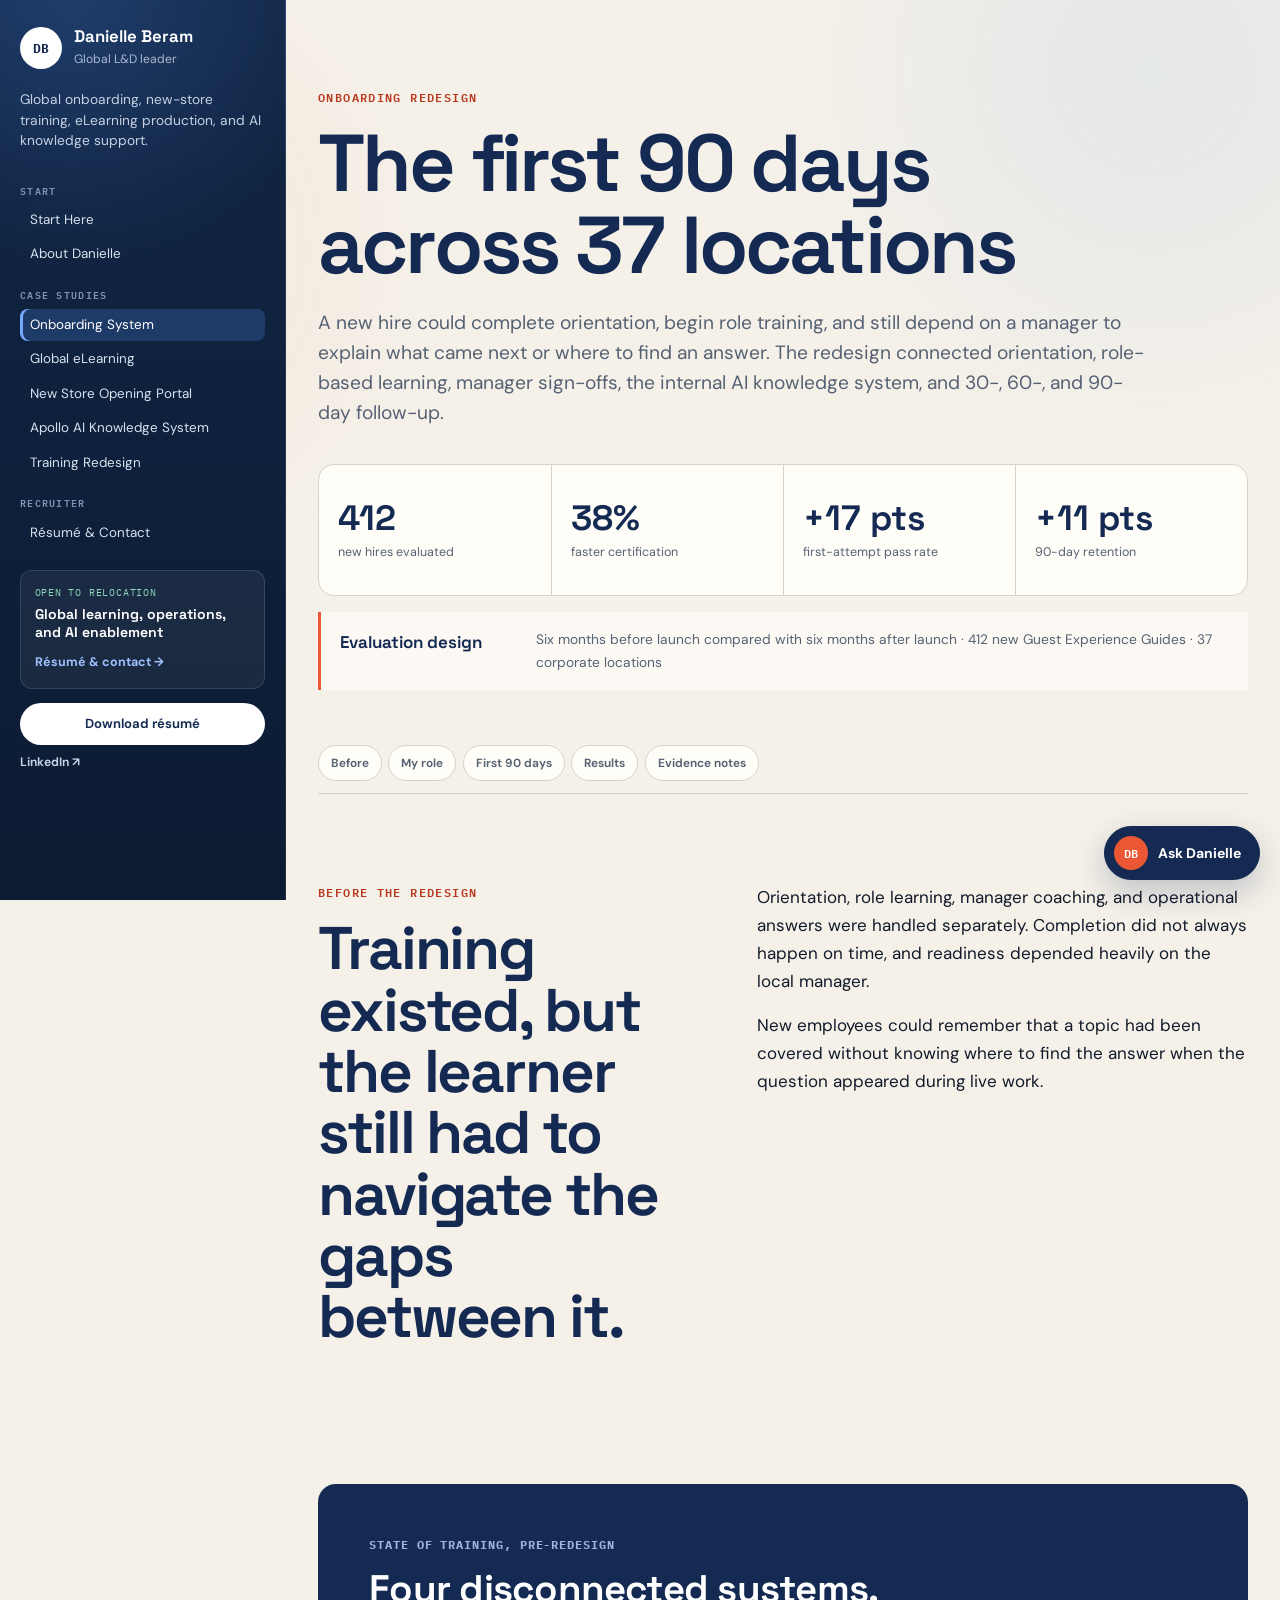
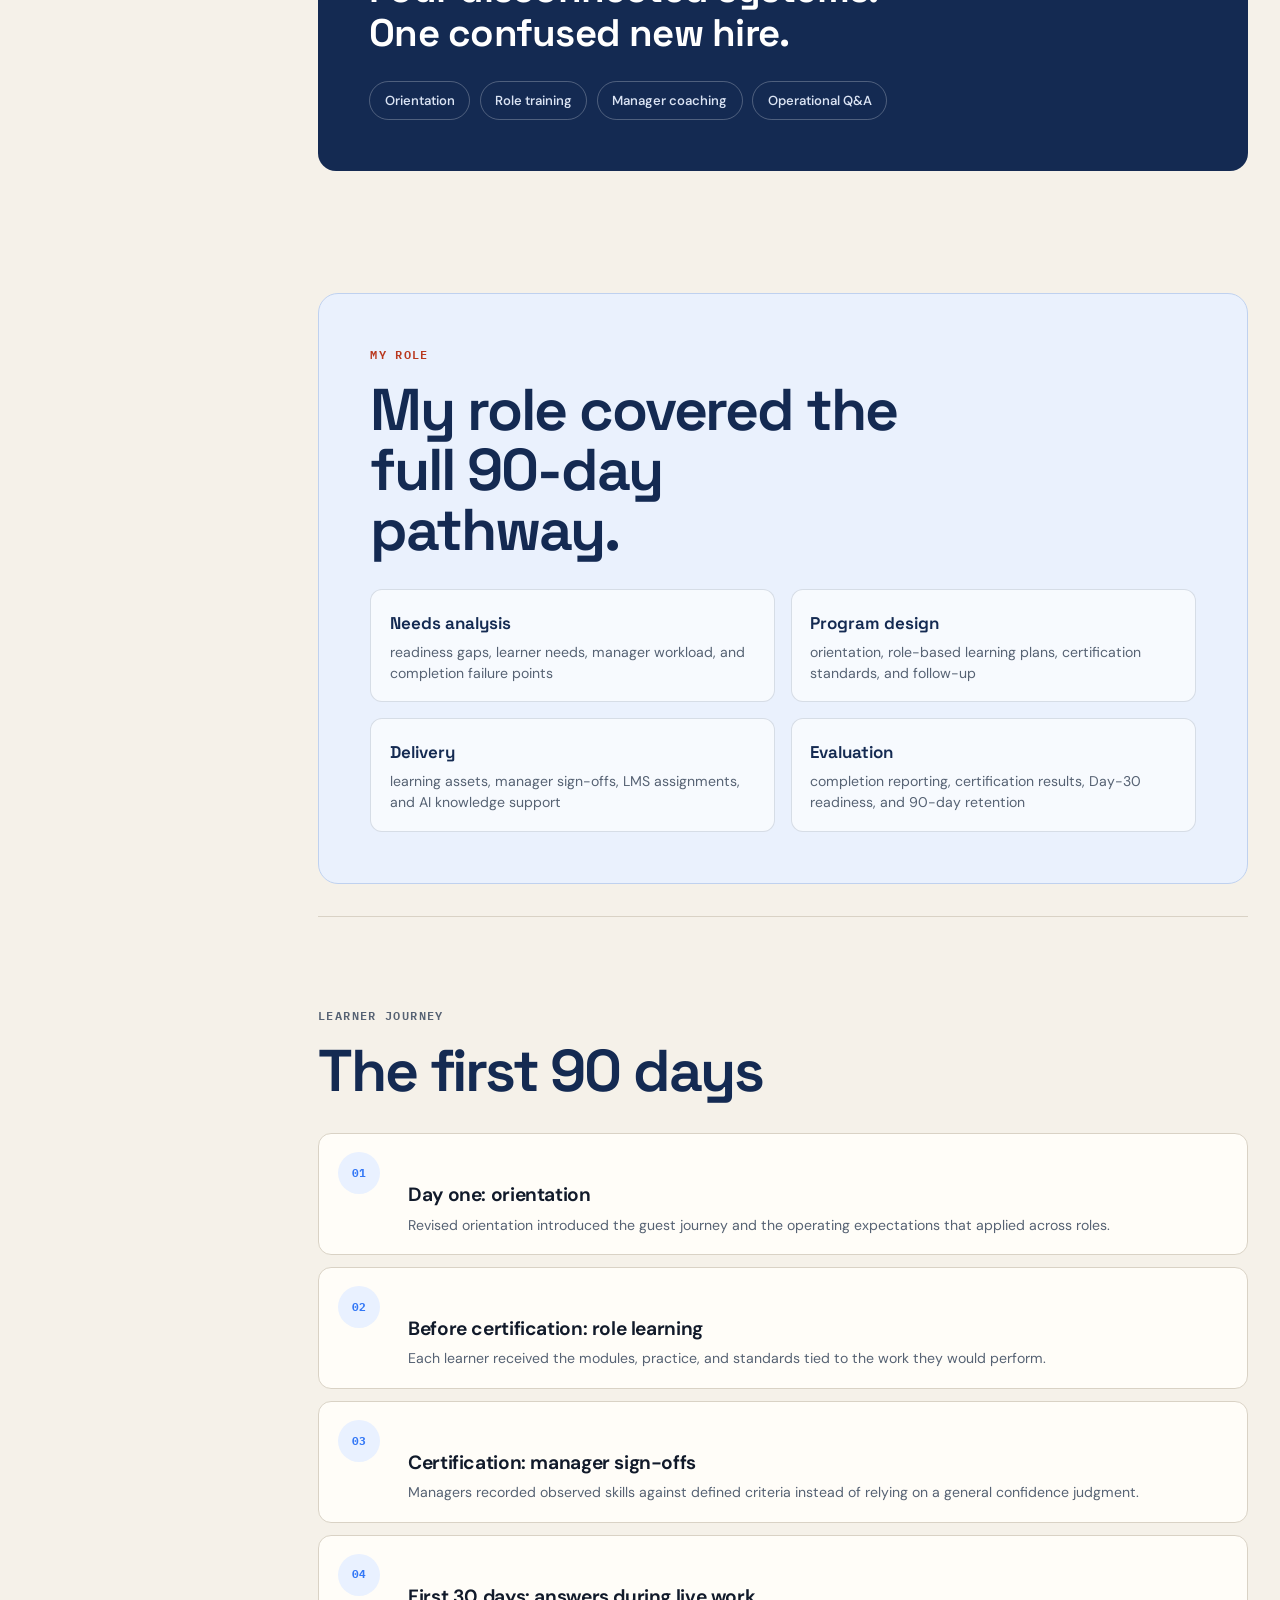
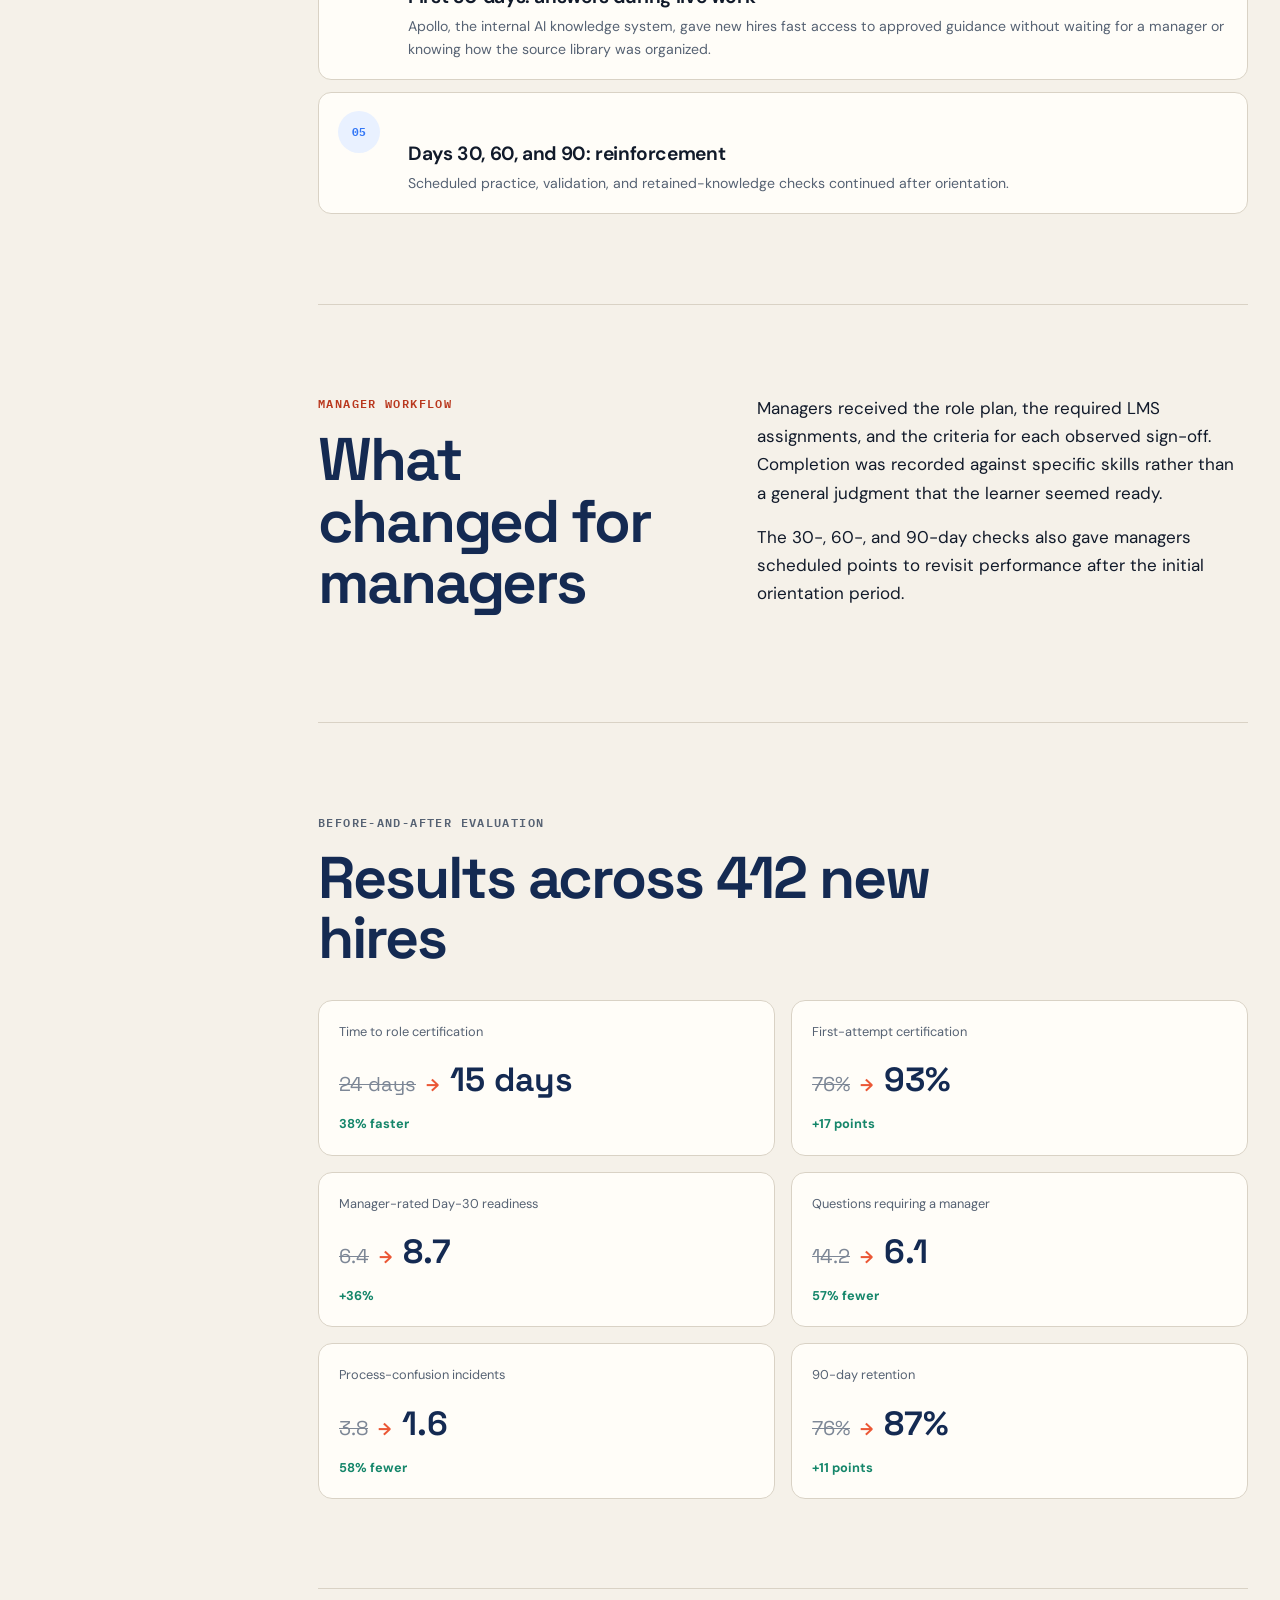
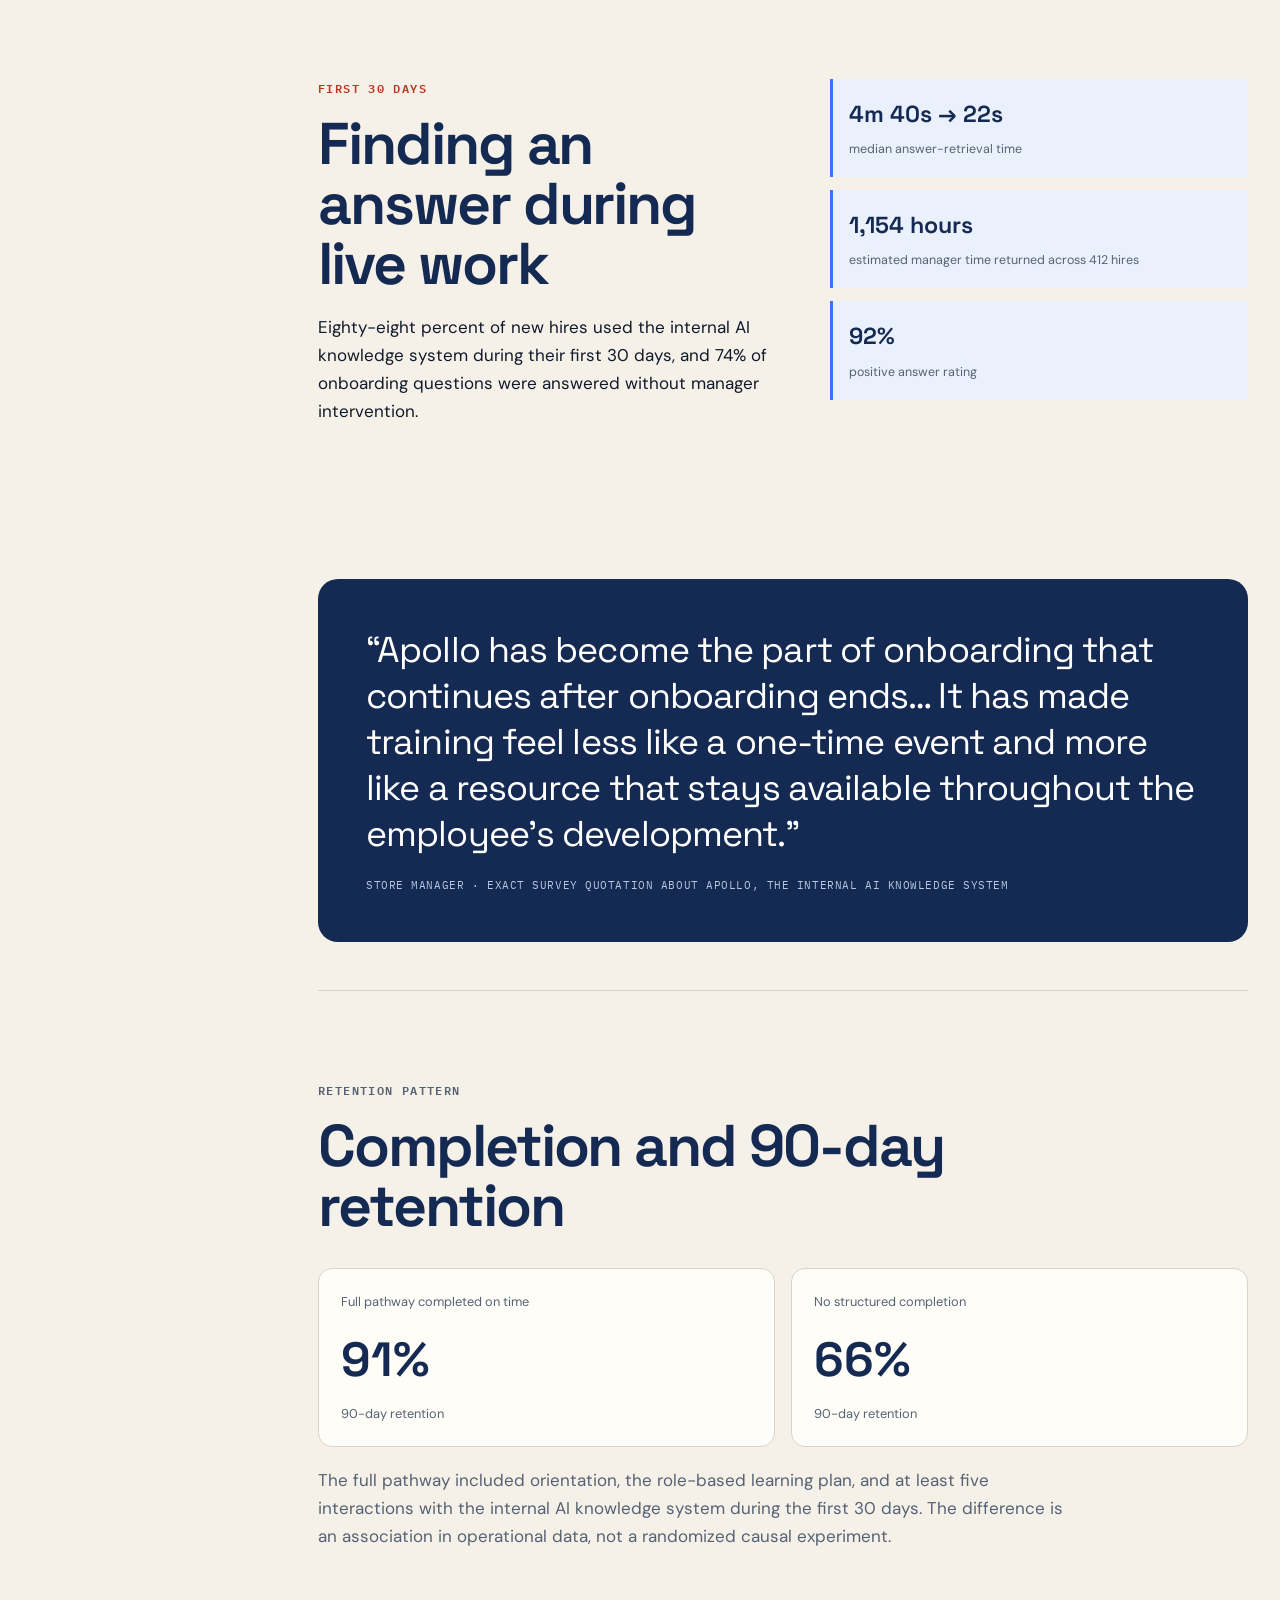
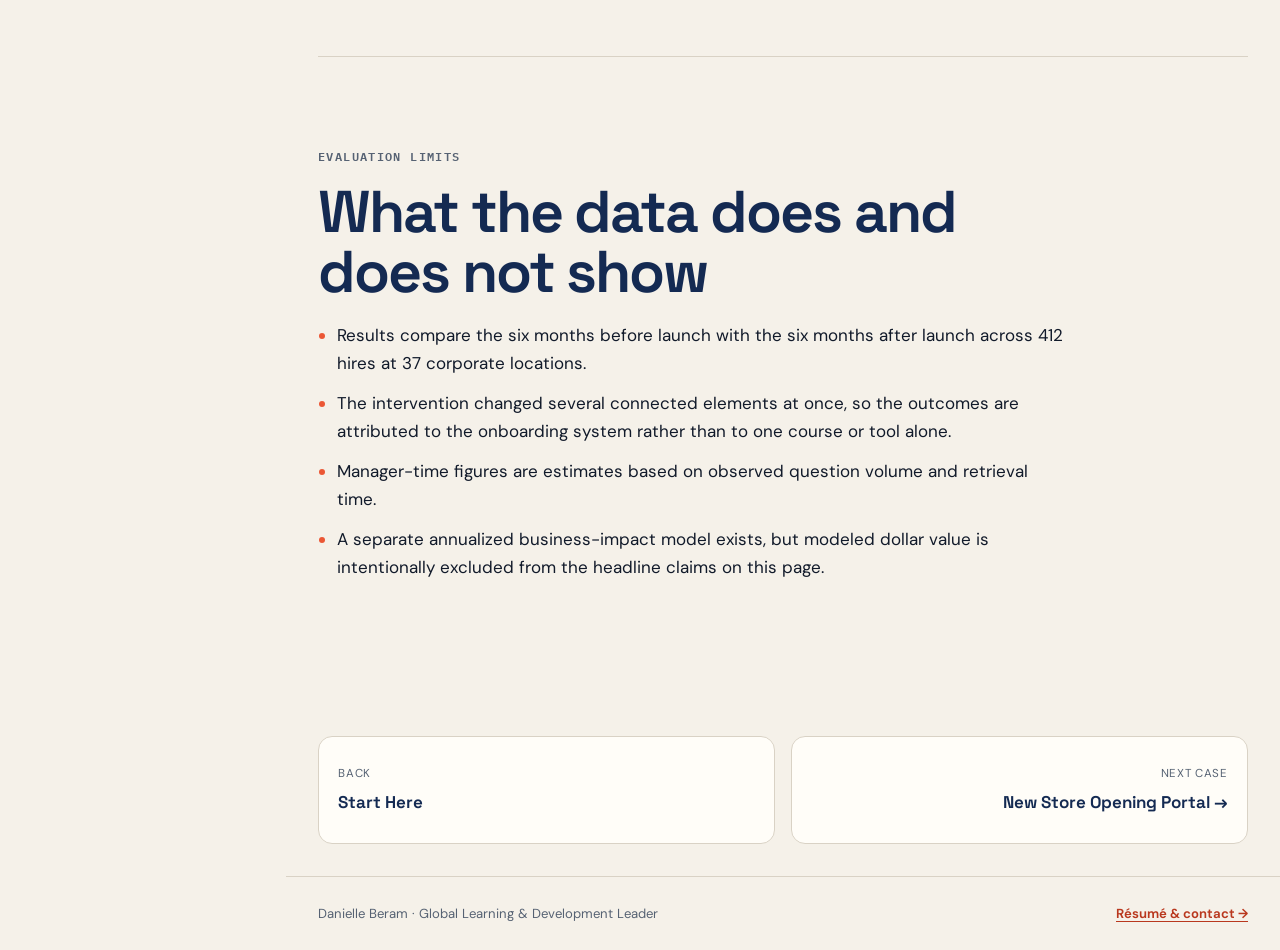
<file: onboarding.html>
<!DOCTYPE html>
<html lang="en">
<head>
<meta charset="utf-8">
<meta name="viewport" content="width=device-width, initial-scale=1">
<title>Frontline Onboarding Across the First 90 Days | Danielle Beram</title>
<meta name="description" content="A 90-day onboarding redesign across 37 corporate locations, evaluated across 412 new hires before and after launch.">
<link rel="canonical" href="https://prismo1020.github.io/danielle-beram-portfolio/onboarding.html">
<meta property="og:title" content="Frontline onboarding across the first 90 days">
<meta property="og:description" content="412 hires, 38% faster certification, 17-point higher first-attempt readiness, and 11-point higher 90-day retention.">
<meta property="og:type" content="article">
<meta property="og:url" content="https://prismo1020.github.io/danielle-beram-portfolio/onboarding.html">
<meta property="og:image" content="https://prismo1020.github.io/danielle-beram-portfolio/assets/og-human.png">
<meta name="twitter:card" content="summary_large_image">
<meta name="theme-color" content="#142a52">
<link rel="preconnect" href="https://fonts.googleapis.com">
<link rel="preconnect" href="https://fonts.gstatic.com" crossorigin>
<link href="https://fonts.googleapis.com/css2?family=DM+Sans:wght@400;500;600;700&family=IBM+Plex+Mono:wght@500;600&family=Space+Grotesk:wght@500;600;700&display=swap" rel="stylesheet">
<link rel="stylesheet" href="css/style.css?v=20260731-editorial">
<script defer src="js/site.js?v=20260729-portal"></script>
</head>
<body class="has-sidebar">
<a class="skip-link" href="#main">Skip to main content</a>
<div id="site-navigation"></div>

<main id="main" class="case-main">
<div class="wrap">
  <header class="case-hero-v2">
    <p class="eyebrow">Onboarding redesign</p>
    <h1>The first 90 days across 37 locations</h1>
    <p class="hook">A new hire could complete orientation, begin role training, and still depend on a manager to explain what came next or where to find an answer. The redesign connected orientation, role-based learning, manager sign-offs, the internal AI knowledge system, and 30-, 60-, and 90-day follow-up.</p>
    <div class="hero-proof-grid">
      <div><strong>412</strong><span>new hires evaluated</span></div>
      <div><strong>38%</strong><span>faster certification</span></div>
      <div><strong>+17 pts</strong><span>first-attempt pass rate</span></div>
      <div><strong>+11 pts</strong><span>90-day retention</span></div>
    </div>
    <div class="evidence-basis"><strong>Evaluation design</strong><span>Six months before launch compared with six months after launch · 412 new Guest Experience Guides · 37 corporate locations</span></div>
  </header>

  <nav class="case-jump" aria-label="On this page">
    <a href="#before">Before</a><a href="#ownership">My role</a><a href="#journey">First 90 days</a><a href="#results">Results</a><a href="#method">Evidence notes</a>
  </nav>

  <section class="cs-section two-column-story" id="before">
    <div>
      <p class="eyebrow">Before the redesign</p>
      <h2>Training existed, but the learner still had to navigate the gaps between it.</h2>
    </div>
    <div>
      <p>Orientation, role learning, manager coaching, and operational answers were handled separately. Completion did not always happen on time, and readiness depended heavily on the local manager.</p>
      <p>New employees could remember that a topic had been covered without knowing where to find the answer when the question appeared during live work.</p>
    </div>
    <div class="slide-visual" style="grid-column: 1 / -1;">
      <p class="slide-eyebrow">State of training, pre-redesign</p>
      <h3>Four disconnected systems. One confused new hire.</h3>
      <div class="slide-chips"><span>Orientation</span><span>Role training</span><span>Manager coaching</span><span>Operational Q&amp;A</span></div>
    </div>
  </section>

  <section class="ownership-panel" id="ownership">
    <p class="eyebrow">My role</p>
    <h2>My role covered the full 90-day pathway.</h2>
    <div class="ownership-grid">
      <div><strong>Needs analysis</strong><span>readiness gaps, learner needs, manager workload, and completion failure points</span></div>
      <div><strong>Program design</strong><span>orientation, role-based learning plans, certification standards, and follow-up</span></div>
      <div><strong>Delivery</strong><span>learning assets, manager sign-offs, LMS assignments, and AI knowledge support</span></div>
      <div><strong>Evaluation</strong><span>completion reporting, certification results, Day-30 readiness, and 90-day retention</span></div>
    </div>
  </section>

  <section class="cs-section" id="journey">
    <p class="eyebrow">Learner journey</p>
    <h2>The first 90 days</h2>
    <div class="pathway">
      <article><span>01</span><div><h3>Day one: orientation</h3><p>Revised orientation introduced the guest journey and the operating expectations that applied across roles.</p></div></article>
      <article><span>02</span><div><h3>Before certification: role learning</h3><p>Each learner received the modules, practice, and standards tied to the work they would perform.</p></div></article>
      <article><span>03</span><div><h3>Certification: manager sign-offs</h3><p>Managers recorded observed skills against defined criteria instead of relying on a general confidence judgment.</p></div></article>
      <article><span>04</span><div><h3>First 30 days: answers during live work</h3><p>Apollo, the internal AI knowledge system, gave new hires fast access to approved guidance without waiting for a manager or knowing how the source library was organized.</p></div></article>
      <article><span>05</span><div><h3>Days 30, 60, and 90: reinforcement</h3><p>Scheduled practice, validation, and retained-knowledge checks continued after orientation.</p></div></article>
    </div>
  </section>

  <section class="cs-section two-column-story">
    <div>
      <p class="eyebrow">Manager workflow</p>
      <h2>What changed for managers</h2>
    </div>
    <div>
      <p>Managers received the role plan, the required LMS assignments, and the criteria for each observed sign-off. Completion was recorded against specific skills rather than a general judgment that the learner seemed ready.</p>
      <p>The 30-, 60-, and 90-day checks also gave managers scheduled points to revisit performance after the initial orientation period.</p>
    </div>
  </section>

  <section class="cs-section outcome-section" id="results">
    <p class="eyebrow">Before-and-after evaluation</p>
    <h2>Results across 412 new hires</h2>
    <div class="before-after-grid">
      <article><span>Time to role certification</span><div><small>24 days</small><b>→</b><strong>15 days</strong></div><em>38% faster</em></article>
      <article><span>First-attempt certification</span><div><small>76%</small><b>→</b><strong>93%</strong></div><em>+17 points</em></article>
      <article><span>Manager-rated Day-30 readiness</span><div><small>6.4</small><b>→</b><strong>8.7</strong></div><em>+36%</em></article>
      <article><span>Questions requiring a manager</span><div><small>14.2</small><b>→</b><strong>6.1</strong></div><em>57% fewer</em></article>
      <article><span>Process-confusion incidents</span><div><small>3.8</small><b>→</b><strong>1.6</strong></div><em>58% fewer</em></article>
      <article><span>90-day retention</span><div><small>76%</small><b>→</b><strong>87%</strong></div><em>+11 points</em></article>
    </div>
  </section>

  <section class="cs-section apollo-onboarding">
    <div>
      <p class="eyebrow">First 30 days</p>
      <h2>Finding an answer during live work</h2>
      <p>Eighty-eight percent of new hires used the internal AI knowledge system during their first 30 days, and 74% of onboarding questions were answered without manager intervention.</p>
    </div>
    <div class="compact-proof-list">
      <div><strong>4m 40s → 22s</strong><span>median answer-retrieval time</span></div>
      <div><strong>1,154 hours</strong><span>estimated manager time returned across 412 hires</span></div>
      <div><strong>92%</strong><span>positive answer rating</span></div>
    </div>
  </section>

  <blockquote class="evidence-quote">
    <p>“Apollo has become the part of onboarding that continues after onboarding ends… It has made training feel less like a one-time event and more like a resource that stays available throughout the employee’s development.”</p>
    <cite>Store Manager · exact survey quotation about Apollo, the internal AI knowledge system</cite>
  </blockquote>

  <section class="cs-section retention-evidence">
    <p class="eyebrow">Retention pattern</p>
    <h2>Completion and 90-day retention</h2>
    <div class="retention-compare">
      <div><span>Full pathway completed on time</span><strong>91%</strong><small>90-day retention</small></div>
      <div><span>No structured completion</span><strong>66%</strong><small>90-day retention</small></div>
    </div>
    <p>The full pathway included orientation, the role-based learning plan, and at least five interactions with the internal AI knowledge system during the first 30 days. The difference is an association in operational data, not a randomized causal experiment.</p>
  </section>

  <section class="cs-section evidence-notes" id="method">
    <p class="eyebrow">Evaluation limits</p>
    <h2>What the data does and does not show</h2>
    <ul>
      <li>Results compare the six months before launch with the six months after launch across 412 hires at 37 corporate locations.</li>
      <li>The intervention changed several connected elements at once, so the outcomes are attributed to the onboarding system rather than to one course or tool alone.</li>
      <li>Manager-time figures are estimates based on observed question volume and retrieval time.</li>
      <li>A separate annualized business-impact model exists, but modeled dollar value is intentionally excluded from the headline claims on this page.</li>
    </ul>
  </section>

  <nav class="case-pagination" aria-label="Case study navigation">
    <a href="index.html"><span>Back</span><strong>Start Here</strong></a>
      <a href="nso.html"><span>Next case</span><strong>New Store Opening Portal →</strong></a>
  </nav>
</div>
</main>

<footer class="minimal-footer"><div class="wrap"><span>Danielle Beram · Global Learning &amp; Development Leader</span><a href="contact.html">Résumé &amp; contact →</a></div></footer>
</body>
</html>
</file>
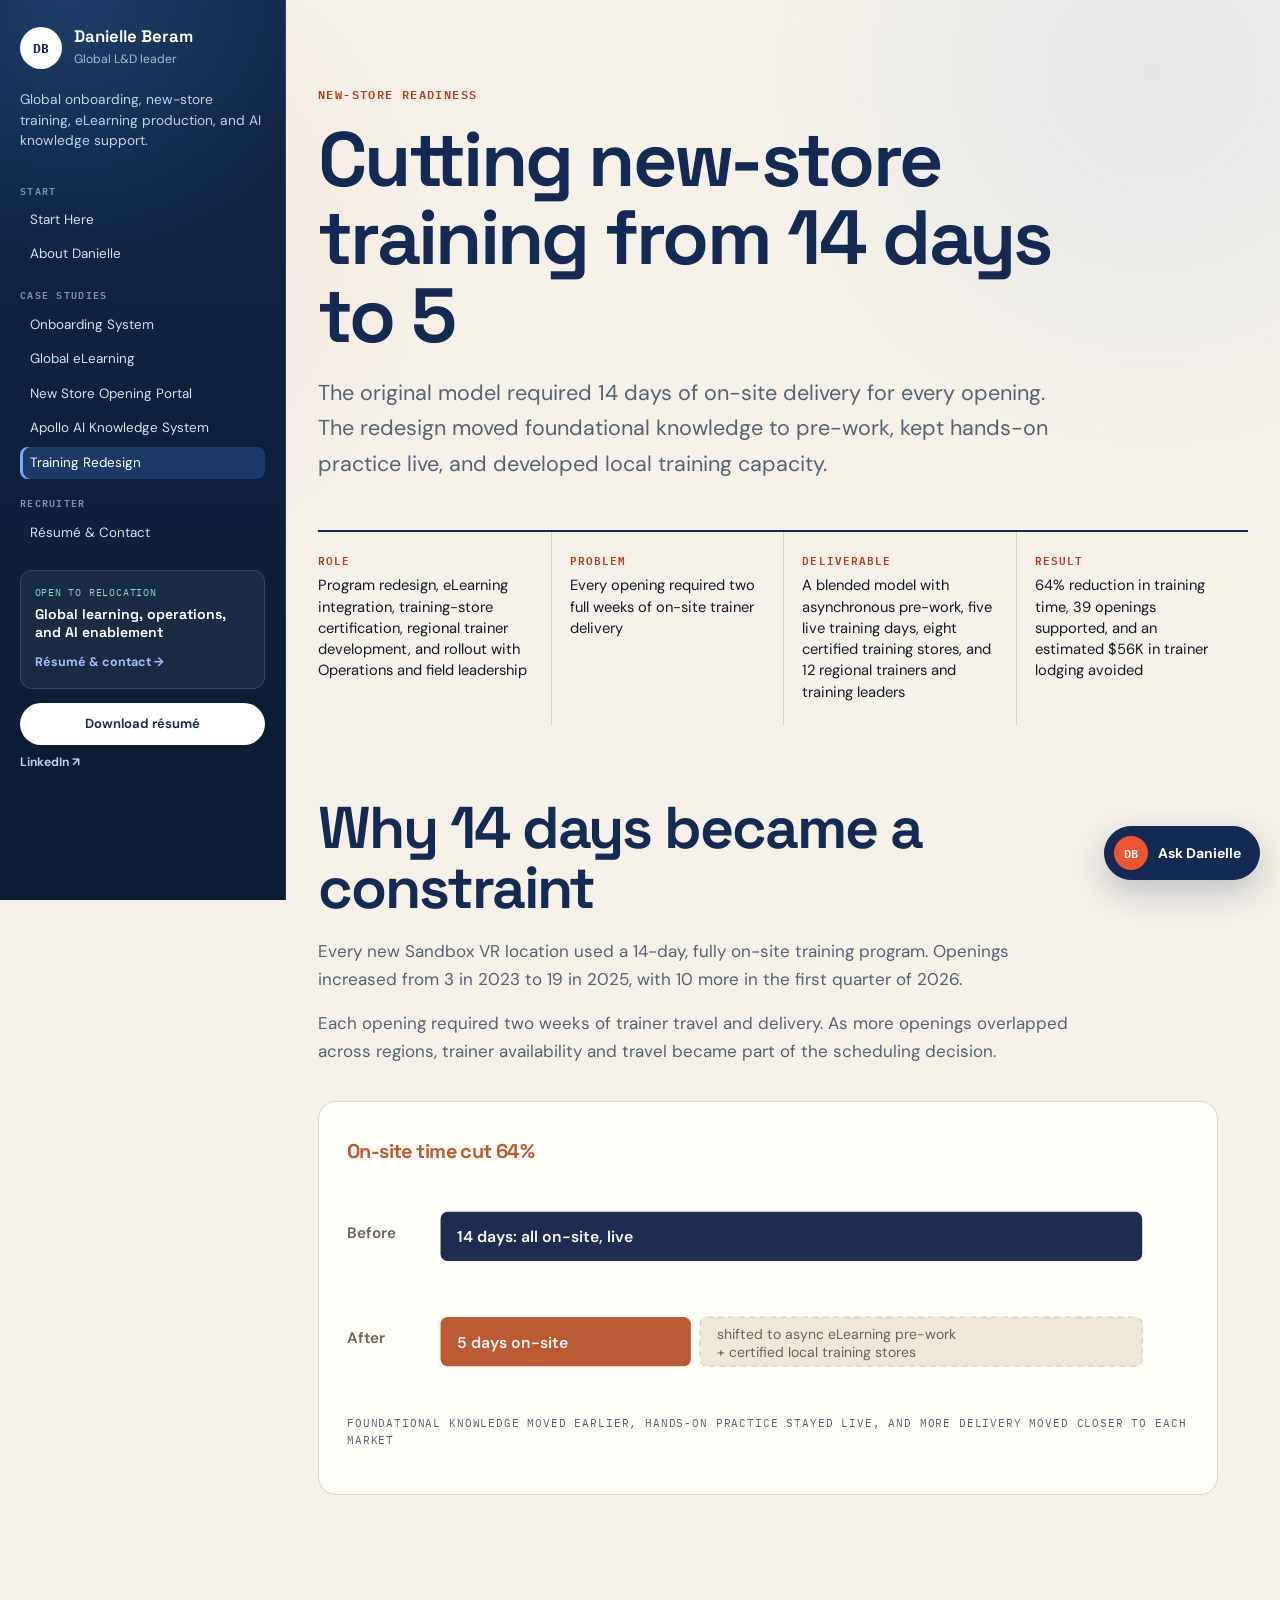
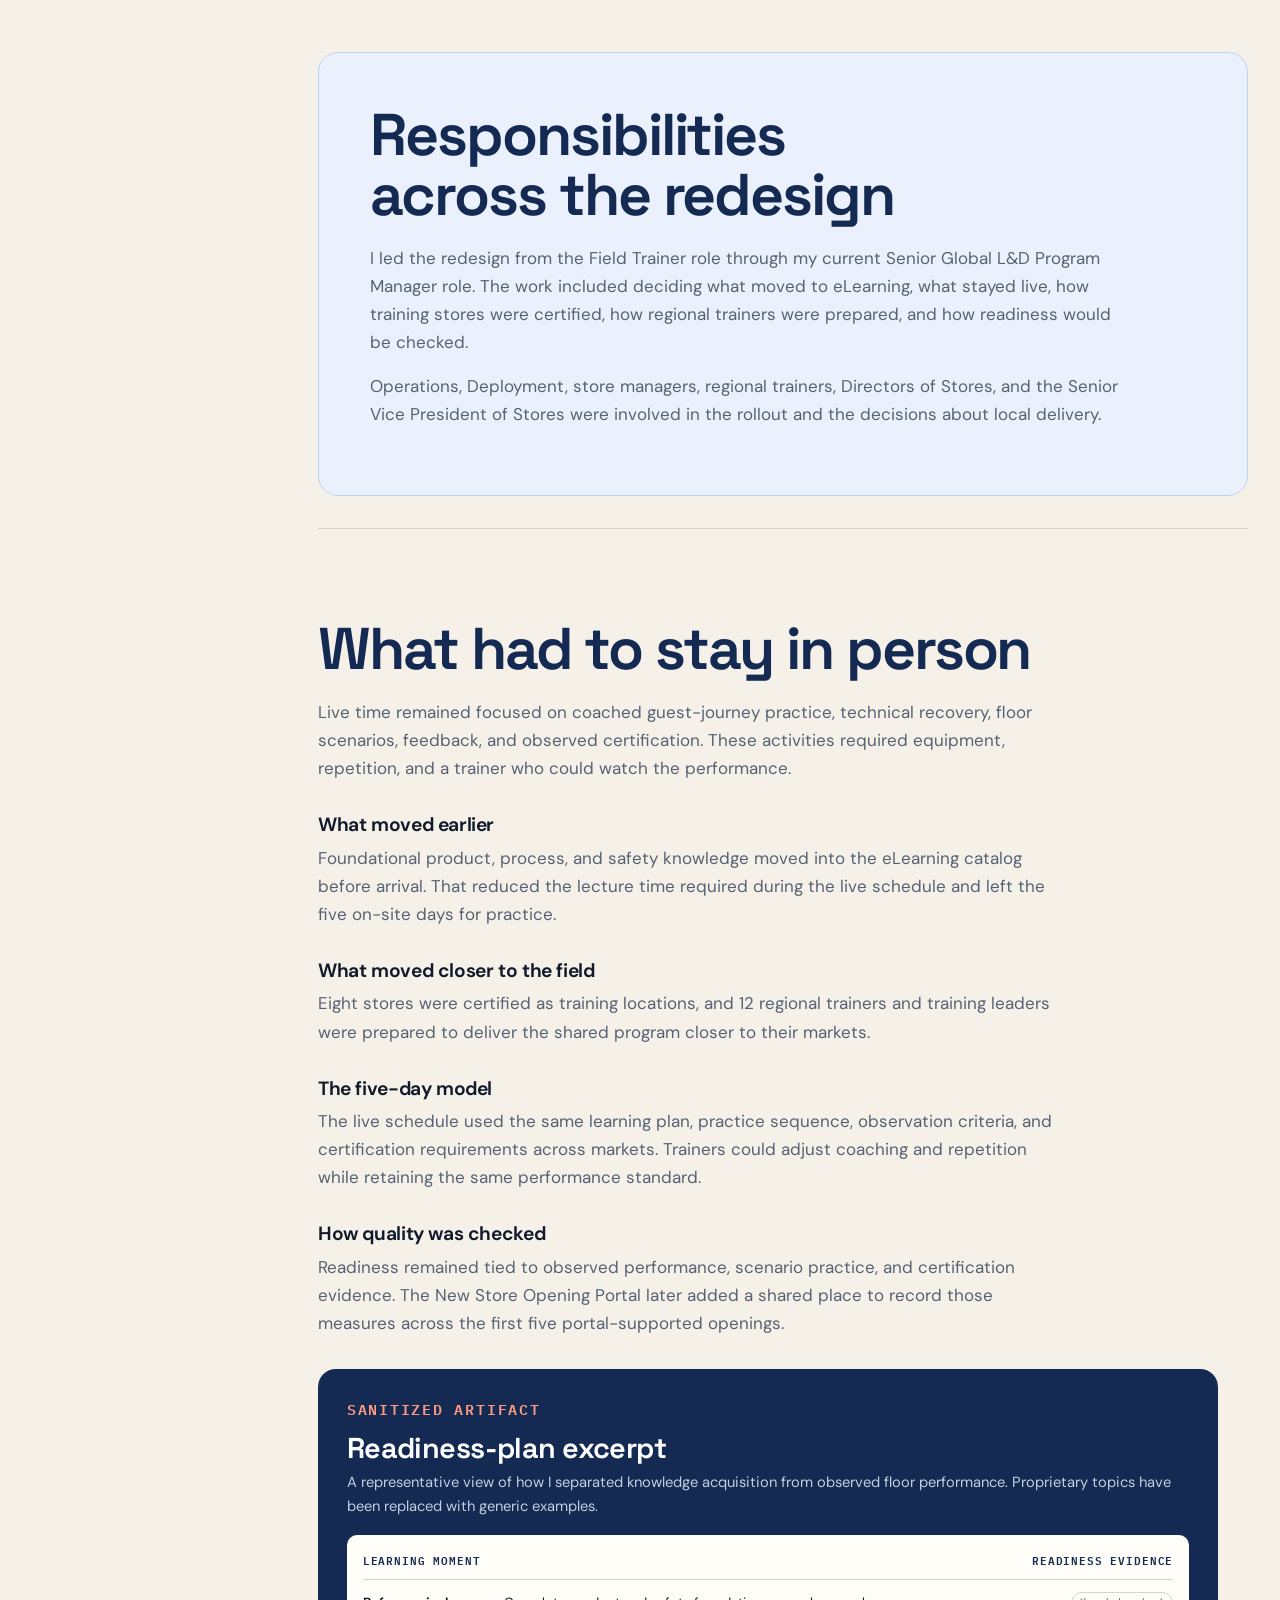
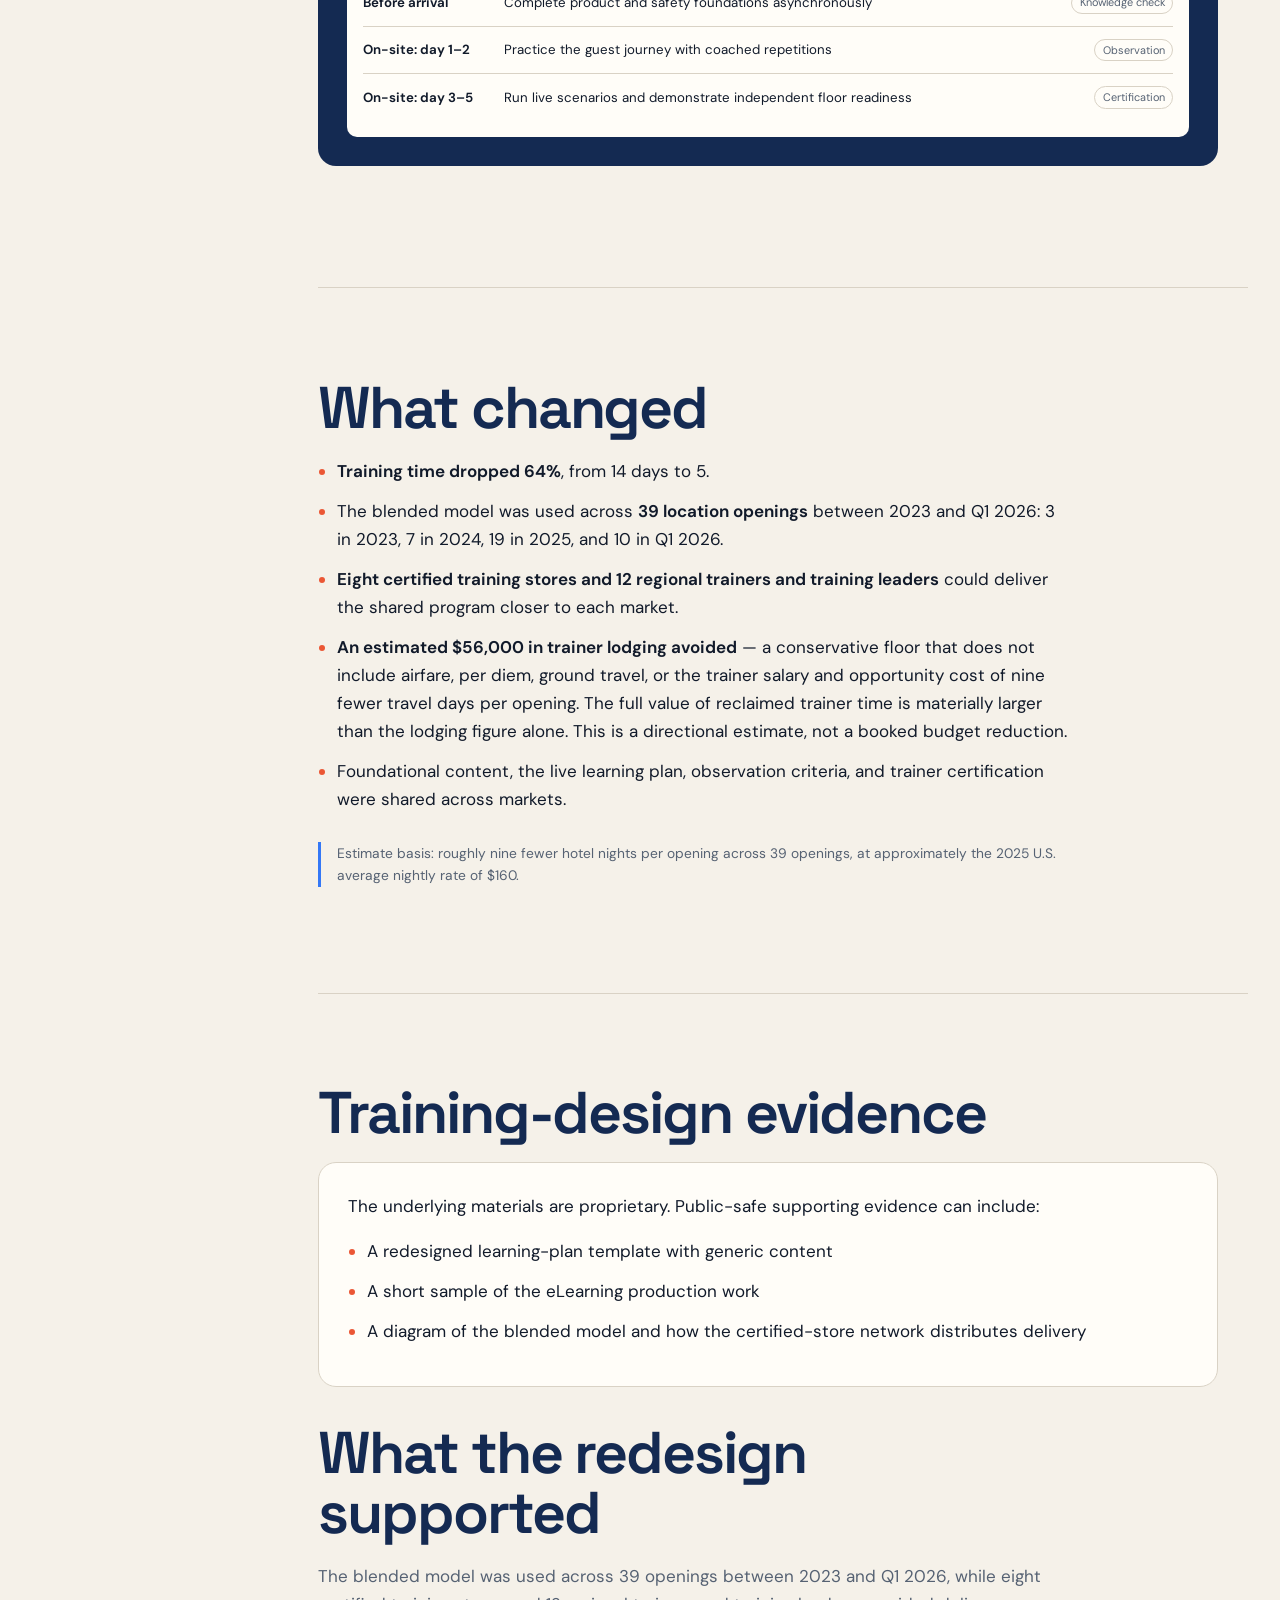
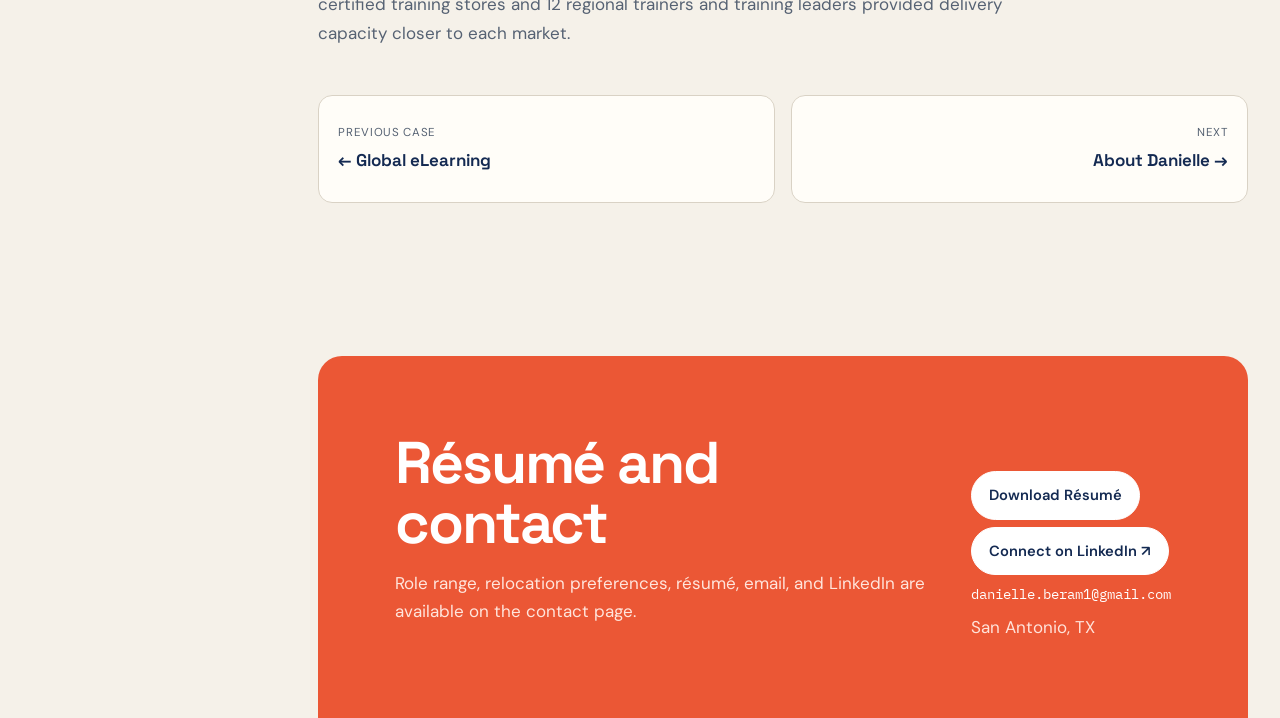
<file: training.html>
<!DOCTYPE html>
<html lang="en">
<head>
<meta charset="utf-8">
<meta name="viewport" content="width=device-width, initial-scale=1">
<title>Cutting new-store training from 14 days to 5 | Danielle Beram</title>
<meta name="description" content="How a fully on-site 14-day training program was rebuilt into a 5-day blended model that supported 39 openings.">
<link rel="canonical" href="https://prismo1020.github.io/danielle-beram-portfolio/training.html">
<meta property="og:title" content="Cutting new-store training from 14 days to 5">
<meta property="og:description" content="What stayed live, what moved to pre-work, and how eight certified training stores and 12 regional trainers supported the five-day model.">
<meta property="og:type" content="article">
<meta property="og:url" content="https://prismo1020.github.io/danielle-beram-portfolio/training.html">
<meta property="og:image" content="https://prismo1020.github.io/danielle-beram-portfolio/assets/og-human.png">
<meta name="twitter:card" content="summary_large_image">
<meta name="theme-color" content="#142a52">
<link rel="preconnect" href="https://fonts.googleapis.com">
<link rel="preconnect" href="https://fonts.gstatic.com" crossorigin>
<link href="https://fonts.googleapis.com/css2?family=DM+Sans:wght@400;500;600;700&family=IBM+Plex+Mono:wght@500;600&family=Space+Grotesk:wght@500;600;700&display=swap" rel="stylesheet">
<link rel="stylesheet" href="css/style.css?v=20260731-editorial">
<script defer src="js/site.js?v=20260729-portal"></script>
</head>
<body class="has-sidebar">

<a class="skip-link" href="#main">Skip to main content</a>
<div id="site-navigation"></div>

<main id="main" class="case-main">
<div class="wrap">
  <div class="cs-hero">
    <p class="eyebrow">New-store readiness</p>
    <h1>Cutting new-store training from 14 days to 5</h1>
    <p class="hook">The original model required 14 days of on-site delivery for every opening. The redesign moved foundational knowledge to pre-work, kept hands-on practice live, and developed local training capacity.</p>
    <table class="glance">
      <tr><td>Role</td><td>Program redesign, eLearning integration, training-store certification, regional trainer development, and rollout with Operations and field leadership</td></tr>
      <tr><td>Problem</td><td>Every opening required two full weeks of on-site trainer delivery</td></tr>
      <tr><td>Deliverable</td><td>A blended model with asynchronous pre-work, five live training days, eight certified training stores, and 12 regional trainers and training leaders</td></tr>
      <tr><td>Result</td><td>64% reduction in training time, 39 openings supported, and an estimated $56K in trainer lodging avoided</td></tr>
    </table>
  </div>

  <section class="cs-section" style="border-top:0; padding-top:1.5rem;">
    <h2>Why 14 days became a constraint</h2>
    <p>Every new Sandbox VR location used a 14-day, fully on-site training program. Openings increased from 3 in 2023 to 19 in 2025, with 10 more in the first quarter of 2026.</p>
    <p>Each opening required two weeks of trainer travel and delivery. As more openings overlapped across regions, trainer availability and travel became part of the scheduling decision.</p>

    <div class="diagram" tabindex="0" aria-label="Scrollable diagram: before and after training model">
      <svg viewBox="0 0 720 230" role="img" aria-label="Before, on-site training was 14 days of all-live delivery. After, on-site is 5 days, with the rest shifted to async eLearning pre-work and certified local training stores.">
        <text x="0" y="24" font-family="Space Grotesk, sans-serif" font-size="17" font-weight="700" fill="#BC5A34" letter-spacing="-0.5">On-site time cut 64%</text>

        <text x="0" y="92" font-family="DM Sans, sans-serif" font-size="13" font-weight="600" fill="#6B6157">Before</text>
        <rect x="80" y="70" width="600" height="42" rx="6" fill="#1E2C4F"/>
        <text x="94" y="96" font-family="DM Sans, sans-serif" font-size="13.5" font-weight="600" fill="#FBF8F1">14 days: all on-site, live</text>

        <text x="0" y="182" font-family="DM Sans, sans-serif" font-size="13" font-weight="600" fill="#6B6157">After</text>
        <rect x="80" y="160" width="214" height="42" rx="6" fill="#BC5A34"/>
        <text x="94" y="186" font-family="DM Sans, sans-serif" font-size="13.5" font-weight="600" fill="#FBF8F1">5 days on-site</text>
        <rect x="302" y="160" width="378" height="42" rx="6" fill="#EFE7D8" stroke="#D9CBB2" stroke-dasharray="5 4"/>
        <text x="316" y="179" font-family="DM Sans, sans-serif" font-size="12" fill="#6B6157">shifted to async eLearning pre-work</text>
        <text x="316" y="194" font-family="DM Sans, sans-serif" font-size="12" fill="#6B6157">+ certified local training stores</text>
      </svg>
      <p class="figcap">Foundational knowledge moved earlier, hands-on practice stayed live, and more delivery moved closer to each market</p>
    </div>
  </section>

  <section class="cs-section ownership-section">
    <h2>Responsibilities across the redesign</h2>
    <p>I led the redesign from the Field Trainer role through my current Senior Global L&amp;D Program Manager role. The work included deciding what moved to eLearning, what stayed live, how training stores were certified, how regional trainers were prepared, and how readiness would be checked.</p>
    <p>Operations, Deployment, store managers, regional trainers, Directors of Stores, and the Senior Vice President of Stores were involved in the rollout and the decisions about local delivery.</p>
  </section>

  <section class="cs-section">
    <h2>What had to stay in person</h2>
    <p>Live time remained focused on coached guest-journey practice, technical recovery, floor scenarios, feedback, and observed certification. These activities required equipment, repetition, and a trainer who could watch the performance.</p>
    <h3>What moved earlier</h3>
    <p>Foundational product, process, and safety knowledge moved into the eLearning catalog before arrival. That reduced the lecture time required during the live schedule and left the five on-site days for practice.</p>
    <h3>What moved closer to the field</h3>
    <p>Eight stores were certified as training locations, and 12 regional trainers and training leaders were prepared to deliver the shared program closer to their markets.</p>
    <h3>The five-day model</h3>
    <p>The live schedule used the same learning plan, practice sequence, observation criteria, and certification requirements across markets. Trainers could adjust coaching and repetition while retaining the same performance standard.</p>
    <h3>How quality was checked</h3>
    <p>Readiness remained tied to observed performance, scenario practice, and certification evidence. The New Store Opening Portal later added a shared place to record those measures across the first five portal-supported openings.</p>

    <div class="evidence">
      <p class="eyebrow">Sanitized artifact</p>
      <h3>Readiness-plan excerpt</h3>
      <p>A representative view of how I separated knowledge acquisition from observed floor performance. Proprietary topics have been replaced with generic examples.</p>
      <div class="artifact">
        <div class="artifact-head"><span>Learning moment</span><span>Readiness evidence</span></div>
        <div class="artifact-row"><strong>Before arrival</strong><span>Complete product and safety foundations asynchronously</span><span class="artifact-tag">Knowledge check</span></div>
        <div class="artifact-row"><strong>On-site: day 1–2</strong><span>Practice the guest journey with coached repetitions</span><span class="artifact-tag">Observation</span></div>
        <div class="artifact-row"><strong>On-site: day 3–5</strong><span>Run live scenarios and demonstrate independent floor readiness</span><span class="artifact-tag">Certification</span></div>
      </div>
    </div>
  </section>

  <section class="cs-section">
    <h2>What changed</h2>
    <ul>
      <li><strong>Training time dropped 64%</strong>, from 14 days to 5.</li>
      <li>The blended model was used across <strong>39 location openings</strong> between 2023 and Q1 2026: 3 in 2023, 7 in 2024, 19 in 2025, and 10 in Q1 2026.</li>
      <li><strong>Eight certified training stores and 12 regional trainers and training leaders</strong> could deliver the shared program closer to each market.</li>
      <li><strong>An estimated $56,000 in trainer lodging avoided</strong> — a conservative floor that does not include airfare, per diem, ground travel, or the trainer salary and opportunity cost of nine fewer travel days per opening. The full value of reclaimed trainer time is materially larger than the lodging figure alone. This is a directional estimate, not a booked budget reduction.</li>
      <li>Foundational content, the live learning plan, observation criteria, and trainer certification were shared across markets.</li>
    </ul>
    <p class="note">Estimate basis: roughly nine fewer hotel nights per opening across 39 openings, at approximately the 2025 U.S. average nightly rate of $160.</p>
    <!-- TODO(Danielle): if you have a trainer daily rate handy, we can add a combined lodging + salary/opportunity-cost total here per Jake's feedback -->
  </section>

  <section class="cs-section">
    <h2>Training-design evidence</h2>
    <div class="showcase">
      <p style="margin-top:0;">The underlying materials are proprietary. Public-safe supporting evidence can include:</p>
      <ul style="margin-bottom:0;">
        <li>A redesigned learning-plan template with generic content</li>
        <li>A short sample of the eLearning production work</li>
        <li>A diagram of the blended model and how the certified-store network distributes delivery</li>
      </ul>
    </div>
    <h2>What the redesign supported</h2>
    <p>The blended model was used across 39 openings between 2023 and Q1 2026, while eight certified training stores and 12 regional trainers and training leaders provided delivery capacity closer to each market.</p>
    <nav class="case-pagination" aria-label="Case study navigation">
      <a href="elearning.html"><span>Previous case</span><strong>← Global eLearning</strong></a>
      <a href="about.html"><span>Next</span><strong>About Danielle →</strong></a>
    </nav>
  </section>
</div>
</main>

<footer class="site-foot" id="contact">
  <div class="wrap closing-cta">
    <div>
      <h2>Résumé and contact</h2>
      <p>Role range, relocation preferences, résumé, email, and LinkedIn are available on the contact page.</p>
    </div>
    <div class="contact-list">
      <a class="button button-light" href="assets/downloads/Danielle Beram Resume.pdf" download>Download Résumé</a>
      <a class="button button-light" href="https://linkedin.com/in/danielle-beram" target="_blank" rel="noopener">Connect on LinkedIn ↗</a>
      <span class="contact-email">danielle.beram1@gmail.com</span>
      <span>San Antonio, TX</span>
    </div>
  </div>
</footer>

</body>
</html>
</file>
<file: css/style.css>
:root {
  --paper: #f5f1e9;
  --paper-deep: #ebe4d8;
  --surface: #fffdf8;
  --ink: #111a2a;
  --ink-soft: #566273;
  --navy: #142a52;
  --navy-light: #213f73;
  --signal: #eb5735;
  --signal-dark: #b9381e;
  --blue: #3478f6;
  --green: #15866a;
  --rule: #d9d2c5;
  --display: "Space Grotesk", system-ui, sans-serif;
  --body: "DM Sans", system-ui, sans-serif;
  --mono: "IBM Plex Mono", ui-monospace, monospace;
  --maxw: 1200px;
  --radius: 18px;
  --shadow: 0 24px 70px rgba(20, 42, 82, 0.12);
}

* { box-sizing: border-box; }
html { scroll-behavior: smooth; }

body {
  margin: 0;
  background: var(--paper);
  color: var(--ink);
  font-family: var(--body);
  font-size: 17px;
  line-height: 1.65;
  -webkit-font-smoothing: antialiased;
}

body::before {
  content: "";
  position: fixed;
  inset: 0;
  z-index: -1;
  pointer-events: none;
  background:
    radial-gradient(circle at 90% 8%, rgba(52, 120, 246, 0.08), transparent 24rem),
    radial-gradient(circle at 8% 28%, rgba(235, 87, 53, 0.07), transparent 22rem);
}

.wrap { width: min(calc(100% - 3rem), var(--maxw)); margin: 0 auto; }
.narrow { max-width: 790px; }

a { color: var(--signal-dark); text-decoration-thickness: 1px; text-underline-offset: 0.2em; }
a:hover { color: var(--signal); }

h1, h2, h3 {
  color: var(--navy);
  font-family: var(--display);
  font-weight: 650;
  letter-spacing: -0.035em;
  line-height: 1.02;
  margin: 0;
}

h1 { font-size: clamp(3.4rem, 7.5vw, 7.25rem); }
h2 { font-size: clamp(2.35rem, 4.6vw, 4.35rem); }
h3 { font-size: 1.45rem; line-height: 1.12; }

p { margin: 0 0 1rem; }
strong { font-weight: 650; }

.skip-link {
  position: fixed;
  top: 0.75rem;
  left: 0.75rem;
  z-index: 100;
  transform: translateY(-160%);
  background: var(--surface);
  color: var(--navy);
  border: 2px solid var(--navy);
  border-radius: 8px;
  padding: 0.65rem 0.9rem;
  font-weight: 700;
}

.skip-link:focus { transform: translateY(0); }

.eyebrow {
  color: var(--signal-dark);
  font-family: var(--mono);
  font-size: 0.72rem;
  font-weight: 600;
  letter-spacing: 0.12em;
  margin: 0 0 1rem;
  text-transform: uppercase;
}

.site-shell {
  position: sticky;
  top: 0;
  z-index: 40;
  border-bottom: 1px solid rgba(217, 210, 197, 0.9);
  background: rgba(245, 241, 233, 0.92);
  backdrop-filter: blur(16px);
}

.site {
  min-height: 76px;
  display: flex;
  align-items: center;
  justify-content: space-between;
  gap: 1.5rem;
}

.brand {
  color: var(--navy);
  display: inline-flex;
  align-items: center;
  gap: 0.75rem;
  font-family: var(--body);
  font-size: 1rem;
  font-weight: 700;
  letter-spacing: -0.02em;
  text-decoration: none;
}

.brand-mark {
  width: 38px;
  height: 38px;
  display: inline-grid;
  place-items: center;
  border-radius: 50%;
  background: var(--navy);
  color: var(--surface);
  font-family: var(--mono);
  font-size: 0.8rem;
  letter-spacing: -0.05em;
}

.site nav { display: flex; align-items: center; gap: 1.5rem; }
.site nav a { color: var(--ink-soft); font-size: 0.92rem; font-weight: 550; text-decoration: none; }
.site nav a:hover { color: var(--navy); }
.nav-email {
  color: var(--navy);
  font-family: var(--mono);
  font-size: 0.72rem;
  user-select: all;
}
.site nav .nav-cta {
  border: 1px solid var(--navy);
  border-radius: 999px;
  color: var(--navy);
  padding: 0.48rem 0.85rem;
}
.site nav .nav-cta:hover { background: var(--navy); color: #fff; }

.button {
  min-height: 48px;
  display: inline-flex;
  align-items: center;
  justify-content: center;
  gap: 0.5rem;
  padding: 0.7rem 1.05rem;
  border: 1px solid var(--navy);
  border-radius: 999px;
  font-size: 0.92rem;
  font-weight: 650;
  text-decoration: none;
}

.button-primary { background: var(--navy); color: #fff; }
.button-primary:hover { background: var(--navy-light); color: #fff; }
.button-secondary { color: var(--navy); }
.button-secondary:hover { border-color: var(--signal); color: var(--signal-dark); }
.button-light { background: #fff; border-color: #fff; color: var(--navy); }
.button-light:hover { background: #e8f0ff; color: var(--navy); }

/* Homepage */
.hero {
  min-height: calc(100vh - 76px);
  display: grid;
  grid-template-columns: minmax(0, 1.35fr) minmax(330px, 0.65fr);
  gap: clamp(2.5rem, 7vw, 6rem);
  align-items: center;
  padding: 5.5rem 0 4.5rem;
}

.hero h1 { max-width: 10ch; }
.hero h1 em { color: var(--signal); font-style: normal; font-weight: 650; }
.hero .lead {
  color: var(--ink-soft);
  font-size: clamp(1.08rem, 1.6vw, 1.3rem);
  line-height: 1.55;
  max-width: 42rem;
  margin: 1.5rem 0 2rem;
}

.hero-actions { display: flex; flex-wrap: wrap; gap: 0.75rem; }
.hero-email { color: var(--ink-soft); font-family: var(--mono); font-size: 0.76rem; margin: 1rem 0 0; }
.hero-email strong { color: var(--signal-dark); font-family: var(--body); font-size: 0.72rem; letter-spacing: 0.08em; margin-right: 0.4rem; text-transform: uppercase; }
.hero-email span { color: var(--navy); user-select: all; }

.portrait-stage {
  position: relative;
  min-height: 520px;
  display: grid;
  align-items: center;
}

.portrait-stage::before {
  content: "";
  position: absolute;
  width: 76%;
  aspect-ratio: 1;
  top: 3%;
  right: -8%;
  border-radius: 50%;
  background: var(--blue);
  opacity: 0.14;
}

.portrait-stage::after {
  content: "";
  position: absolute;
  width: 132px;
  height: 132px;
  left: -3rem;
  bottom: 3rem;
  background-image: radial-gradient(var(--signal) 2px, transparent 2px);
  background-size: 16px 16px;
  opacity: 0.55;
}

.headshot-link {
  position: relative;
  z-index: 2;
  display: block;
  width: min(100%, 390px);
  justify-self: end;
  text-decoration: none;
}

.headshot {
  display: block;
  width: 100%;
  height: auto;
  border: 1px solid rgba(20, 42, 82, 0.18);
  border-radius: 48% 48% 16px 16px;
  box-shadow: var(--shadow);
}

.portrait-note {
  position: absolute;
  z-index: 3;
  left: -2.5rem;
  bottom: 0;
  width: min(290px, 80%);
  padding: 1rem 1.15rem;
  border: 1px solid var(--rule);
  border-radius: 14px;
  background: var(--surface);
  box-shadow: 0 14px 40px rgba(20, 42, 82, 0.12);
}

.portrait-note span {
  display: block;
  color: var(--signal-dark);
  font-family: var(--mono);
  font-size: 0.68rem;
  letter-spacing: 0.08em;
  margin-bottom: 0.3rem;
  text-transform: uppercase;
}

.portrait-note strong { color: var(--navy); font-family: var(--display); font-size: 1.25rem; }

.impact-rail {
  display: grid;
  grid-template-columns: repeat(4, 1fr);
  border-top: 2px solid var(--navy);
  border-bottom: 1px solid var(--rule);
}

.impact-rail article { min-height: 160px; padding: 1.6rem 1.5rem 1.5rem 0; }
.impact-rail article + article { border-left: 1px solid var(--rule); padding-left: 1.5rem; }
.impact-rail strong {
  display: block;
  color: var(--navy);
  font-family: var(--display);
  font-size: clamp(2.6rem, 4vw, 4.4rem);
  font-weight: 650;
  letter-spacing: -0.05em;
  line-height: 1;
}
.impact-rail span { display: block; color: var(--ink-soft); font-size: 0.84rem; line-height: 1.35; margin-top: 0.55rem; }

.home-section { padding: clamp(5rem, 9vw, 8rem) 0; border-top: 1px solid var(--rule); }
.section-kicker { max-width: 48rem; margin-bottom: 2.5rem; }
.section-kicker h2 { margin-bottom: 1rem; }
.section-kicker > p:not(.eyebrow) { color: var(--ink-soft); font-size: 1.08rem; max-width: 42rem; }

.flagship {
  overflow: hidden;
  position: relative;
  display: grid;
  grid-template-columns: 0.9fr 1.1fr;
  gap: 3rem;
  border-radius: 26px;
  background: var(--navy);
  color: #dfe7f6;
  padding: clamp(2rem, 5vw, 4.5rem);
  box-shadow: var(--shadow);
}

.flagship::before {
  content: "";
  position: absolute;
  width: 360px;
  height: 360px;
  top: -220px;
  right: -120px;
  border-radius: 50%;
  background: var(--blue);
  opacity: 0.25;
}

.flagship .eyebrow { color: #ff9b82; }
.flagship h2 { color: #fff; font-size: clamp(2.7rem, 5vw, 5.2rem); }
.flagship-copy > p:not(.eyebrow) { color: #c7d2e7; font-size: 1.06rem; margin: 1.25rem 0 1.7rem; }
.flagship-actions { display: flex; flex-wrap: wrap; gap: 0.7rem; }
.text-link { color: #a9c5ff; display: inline-flex; align-items: center; font-weight: 600; padding: 0.7rem 0; }
.text-link:hover { color: #fff; }

.proof-row { display: grid; grid-template-columns: repeat(3, 1fr); gap: 0.7rem; margin: 2rem 0; }
.proof-row div { border-top: 1px solid rgba(255,255,255,0.23); padding-top: 0.85rem; }
.proof-row strong { display: block; color: #fff; font-family: var(--display); font-size: 2.1rem; line-height: 1; }
.proof-row span { color: #aebbd2; font-size: 0.72rem; line-height: 1.25; }

.product-window {
  align-self: center;
  overflow: hidden;
  position: relative;
  z-index: 2;
  border: 1px solid rgba(255,255,255,0.2);
  border-radius: 16px;
  background: #eef3f8;
  color: var(--ink);
  box-shadow: 0 28px 70px rgba(0,0,0,0.28);
  transform: rotate(1.2deg);
}

.product-bar { height: 38px; display: flex; align-items: center; gap: 6px; padding: 0 14px; background: #fff; border-bottom: 1px solid #dde4ed; }
.product-bar i { width: 8px; height: 8px; border-radius: 50%; background: #dce1e8; }
.product-body { display: grid; grid-template-columns: 112px 1fr; min-height: 360px; }
.product-side { background: #182635; color: #9fb1c6; padding: 1rem 0.8rem; font-size: 0.62rem; }
.product-logo { color: #fff; font-weight: 700; letter-spacing: 0.08em; margin-bottom: 1.8rem; }
.product-side span { display: block; margin: 0.65rem 0; }
.product-side .active { margin-left: -0.45rem; margin-right: -0.45rem; padding: 0.45rem; border-radius: 5px; background: #224a78; color: #fff; }
.product-main { padding: 1.25rem; }
.product-main small { color: var(--blue); font-family: var(--mono); font-size: 0.55rem; font-weight: 600; letter-spacing: 0.08em; }
.product-main h3 { color: var(--ink); font-family: var(--body); font-size: 1.25rem; letter-spacing: -0.03em; margin: 0.25rem 0 1rem; }
.mini-metrics { display: grid; grid-template-columns: repeat(3, 1fr); gap: 0.55rem; }
.mini-metrics div { border: 1px solid #dfe5ec; border-radius: 8px; background: #fff; padding: 0.75rem; }
.mini-metrics span { display: block; color: #8290a3; font-size: 0.5rem; text-transform: uppercase; }
.mini-metrics strong { color: var(--ink); font-size: 1.2rem; }
.mini-panel { border-radius: 9px; background: #fff; margin-top: 0.7rem; padding: 0.9rem; }
.mini-panel-head { display: flex; justify-content: space-between; color: var(--ink); font-size: 0.65rem; font-weight: 650; }
.mini-line { height: 7px; border-radius: 99px; background: #e9eef4; margin-top: 0.65rem; }
.mini-line::after { content: ""; display: block; width: 74%; height: 100%; border-radius: inherit; background: var(--blue); }

.system-story { display: grid; grid-template-columns: 0.82fr 1.18fr; gap: clamp(2rem, 7vw, 6rem); align-items: start; }
.system-story .section-kicker { position: sticky; top: 120px; }
.system-stack { display: grid; gap: 0.85rem; }
.system-card {
  position: relative;
  display: grid;
  grid-template-columns: 48px 1fr auto;
  gap: 1rem;
  align-items: center;
  border: 1px solid var(--rule);
  border-radius: 16px;
  background: var(--surface);
  color: var(--ink);
  padding: 1.25rem;
  text-decoration: none;
  transition: transform 180ms ease, border-color 180ms ease, box-shadow 180ms ease;
}
.system-card:hover { transform: translateX(6px); border-color: var(--signal); box-shadow: 0 16px 36px rgba(20,42,82,0.08); color: var(--ink); }
.system-card .index { display: grid; place-items: center; width: 48px; height: 48px; border-radius: 50%; background: #e8efff; color: var(--blue); font-family: var(--mono); font-size: 0.72rem; }
.system-card h3 { font-family: var(--body); font-size: 1.15rem; letter-spacing: -0.025em; }
.system-card p { color: var(--ink-soft); font-size: 0.88rem; line-height: 1.4; margin: 0.35rem 0 0; }
.system-card .arrow { color: var(--signal); font-size: 1.3rem; }

.work-grid { display: grid; grid-template-columns: repeat(2, 1fr); gap: 1rem; }
.card {
  min-height: 360px;
  position: relative;
  display: flex;
  flex-direction: column;
  justify-content: space-between;
  overflow: hidden;
  border: 1px solid var(--rule);
  border-radius: 20px;
  background: var(--surface);
  color: var(--ink);
  padding: 2rem;
  text-decoration: none;
  transition: transform 180ms ease, box-shadow 180ms ease;
}
.card:hover { transform: translateY(-5px); box-shadow: 0 22px 50px rgba(20,42,82,0.1); color: var(--ink); }
.card::after { content: ""; position: absolute; width: 160px; height: 160px; right: -55px; bottom: -70px; border-radius: 50%; background: var(--paper-deep); }
.card-blue { background: #eaf1ff; }
.card-signal { background: #fff0ea; }
.card-green { background: #e9f6f1; }
.card .cat { color: var(--signal-dark); font-family: var(--mono); font-size: 0.68rem; font-weight: 600; letter-spacing: 0.1em; text-transform: uppercase; }
.card h3 { max-width: 15ch; font-size: clamp(2rem, 3.3vw, 3.15rem); margin: 0.75rem 0 1rem; }
.card p { color: var(--ink-soft); max-width: 36rem; }
.card .result { color: var(--navy); font-weight: 650; }
.card .more { position: relative; z-index: 2; color: var(--signal-dark); font-weight: 650; margin-top: 2rem; }

.leadership-proof { display: grid; grid-template-columns: 1.05fr 0.95fr; gap: 1rem; }
.leadership-copy { border-radius: 22px; background: var(--navy); color: #dbe4f3; padding: clamp(2rem, 5vw, 4rem); }
.leadership-copy h2 { color: #fff; }
.leadership-copy > p:not(.eyebrow) { color: #c4cfe0; font-size: 1.05rem; margin: 1.2rem 0 2rem; }
.leadership-list { display: grid; gap: 0.8rem; }
.leadership-list div { border-top: 1px solid rgba(255,255,255,0.2); padding-top: 0.8rem; }
.leadership-list strong { color: #fff; font-family: var(--display); font-size: 1.8rem; margin-right: 0.35rem; }
.leadership-list span { color: #b7c3d8; font-size: 0.86rem; }
.leadership-photo { min-height: 520px; overflow: hidden; position: relative; border-radius: 22px; margin: 0; }
.leadership-photo img { width: 100%; height: 100%; object-fit: cover; display: block; }
.leadership-photo figcaption { position: absolute; left: 1rem; right: 1rem; bottom: 1rem; border-radius: 10px; background: rgba(17,26,42,0.86); color: #fff; padding: 0.8rem 1rem; font-size: 0.76rem; backdrop-filter: blur(8px); }

.about-grid { display: grid; grid-template-columns: 0.72fr 1.28fr; gap: clamp(2rem, 7vw, 6rem); align-items: start; }
.about-grid .voice { color: var(--navy); font-family: var(--display); font-size: clamp(2rem, 3.6vw, 3.6rem); line-height: 1.08; }
.about-copy { color: var(--ink-soft); }
.about-copy strong { color: var(--ink); }
.career-path { display: flex; flex-wrap: wrap; gap: 0.5rem; margin: 1.5rem 0 0; }
.career-path span { border: 1px solid var(--rule); border-radius: 999px; background: var(--surface); color: var(--navy); padding: 0.45rem 0.75rem; font-size: 0.78rem; }

.closing-cta {
  display: grid;
  grid-template-columns: 1fr auto;
  gap: 2rem;
  align-items: end;
  border-radius: 24px 24px 0 0;
  background: var(--signal);
  color: #fff;
  padding: clamp(2.5rem, 6vw, 5rem);
}
.closing-cta h2 { color: #fff; max-width: 15ch; }
.closing-cta p { color: #ffe5dc; max-width: 40rem; margin-top: 1rem; }
.contact-list { display: flex; flex-direction: column; align-items: flex-start; gap: 0.45rem; }
.contact-list a { color: #fff; font-weight: 600; }
.contact-list a.button-light { color: var(--navy); }
.contact-list a.button-light:hover { color: var(--navy); }
.contact-list span { color: #ffe3da; }
.contact-list .contact-email { color: #fff; font-family: var(--mono); font-size: 0.88rem; user-select: all; }

/* Case studies */
.case-main { padding-bottom: 2rem; }
.cs-hero { padding: clamp(4rem, 8vw, 7rem) 0 3rem; }
.cs-hero h1 { max-width: 13ch; font-size: clamp(3.3rem, 7vw, 6.7rem); }
.cs-hero .hook { color: var(--ink-soft); font-size: clamp(1.12rem, 2vw, 1.35rem); max-width: 48rem; margin: 1.3rem 0 0; }

.glance {
  width: 100%;
  display: block;
  margin: 3rem 0 0;
  border-top: 2px solid var(--navy);
}
.glance tbody { display: grid; grid-template-columns: repeat(4, 1fr); }
.glance tr { display: block; padding: 1.25rem 1.15rem 1.4rem 0; }
.glance tr + tr { border-left: 1px solid var(--rule); padding-left: 1.15rem; }
.glance td { display: block; padding: 0; border: 0; font-size: 0.92rem; line-height: 1.45; }
.glance td:first-child { color: var(--signal-dark); font-family: var(--mono); font-size: 0.67rem; font-weight: 600; letter-spacing: 0.1em; margin-bottom: 0.45rem; text-transform: uppercase; }

.cs-section { padding: clamp(3.5rem, 7vw, 6rem) 0; border-top: 1px solid var(--rule); }
.cs-section h2 { max-width: 19ch; margin: 0 0 1.2rem; }
.cs-section h3 { color: var(--ink); font-family: var(--body); font-size: 1.2rem; font-weight: 650; letter-spacing: -0.02em; margin: 2rem 0 0.5rem; }
.cs-section > p, .cs-section > ul { max-width: 750px; }
.cs-section > p { color: var(--ink-soft); }
.cs-section > p strong { color: var(--ink); }
.cs-section ul { padding-left: 1.2rem; }
.cs-section li { margin-bottom: 0.75rem; }
.cs-section li::marker { color: var(--signal); }

.note { border-left: 3px solid var(--blue); color: var(--ink-soft); font-size: 0.86rem; padding-left: 1rem; margin-top: 1.75rem; }
.showcase, .diagram, .evidence, .system-map { max-width: 900px; border-radius: var(--radius); }
.showcase { border: 1px solid var(--rule); background: var(--surface); padding: 1.8rem; margin-bottom: 2.25rem; }
.diagram { overflow: hidden; border: 1px solid var(--rule); background: var(--surface); padding: 1.75rem; margin: 2.25rem 0; }
.diagram svg { width: 100%; height: auto; display: block; }
.figcap { color: var(--ink-soft); font-family: var(--mono); font-size: 0.66rem; letter-spacing: 0.08em; margin-top: 1rem; text-transform: uppercase; }

.evidence { background: var(--navy); color: #f3f6fb; padding: 1.8rem; margin: 2rem 0; }
.evidence .eyebrow { color: #ff9b82; margin-bottom: 0.65rem; }
.evidence h3 { color: #fff; font-family: var(--display); font-size: 1.8rem; margin: 0 0 0.35rem; }
.evidence > p { color: #c3cee0; font-size: 0.92rem; }
.artifact { border-radius: 10px; background: var(--surface); color: var(--ink); padding: 1rem; }
.artifact-head { display: flex; justify-content: space-between; gap: 1rem; border-bottom: 1px solid var(--rule); color: var(--navy); font-family: var(--mono); font-size: 0.66rem; font-weight: 600; letter-spacing: 0.08em; padding-bottom: 0.65rem; text-transform: uppercase; }
.artifact-row { display: grid; grid-template-columns: 8rem 1fr auto; gap: 0.8rem; align-items: center; border-bottom: 1px solid var(--rule); padding: 0.75rem 0; font-size: 0.83rem; line-height: 1.35; }
.artifact-row:last-child { border-bottom: 0; }
.artifact-tag { justify-self: start; border: 1px solid var(--rule); border-radius: 999px; color: var(--ink-soft); font-size: 0.68rem; padding: 0.18rem 0.48rem; white-space: nowrap; }
.answer-card { border-left: 4px solid var(--signal); padding: 0.2rem 0 0.2rem 0.9rem; }
.answer-card strong { display: block; color: var(--navy); margin-bottom: 0.35rem; }
.answer-card p { font-size: 0.85rem; line-height: 1.5; margin: 0; }
.answer-source { color: var(--ink-soft); font-size: 0.72rem; margin-top: 0.7rem; }
.storyboard { display: grid; grid-template-columns: repeat(3, 1fr); gap: 0.75rem; }
.frame { min-height: 126px; display: flex; flex-direction: column; justify-content: space-between; border: 1px solid var(--rule); border-radius: 8px; padding: 0.7rem; }
.frame-visual { height: 52px; position: relative; border-radius: 5px; background: linear-gradient(135deg, #e3ebfb, #f7e6df); }
.frame-visual::after { content: ""; position: absolute; width: 24px; height: 24px; left: calc(50% - 12px); top: 14px; border-radius: 50%; background: var(--signal); }
.frame strong { color: var(--navy); font-size: 0.78rem; }
.frame span { color: var(--ink-soft); font-size: 0.68rem; }

.feature-grid { display: grid; grid-template-columns: repeat(3, 1fr); gap: 0.85rem; max-width: 950px; margin-top: 2rem; }
.feature-grid article { border: 1px solid var(--rule); border-radius: 14px; background: var(--surface); padding: 1.35rem; }
.feature-grid article > span { color: var(--signal-dark); font-family: var(--mono); font-size: 0.68rem; font-weight: 600; letter-spacing: 0.08em; }
.feature-grid h3 { color: var(--navy); margin: 0.45rem 0; }
.feature-grid p { color: var(--ink-soft); font-size: 0.84rem; line-height: 1.5; margin: 0; }

.system-map { background: var(--navy); color: #fff; padding: 1.8rem; text-align: center; }
.system-node { border: 1px solid rgba(255,255,255,0.18); border-radius: 10px; background: #fff; color: var(--ink); padding: 1rem; }
.system-node strong { display: block; color: var(--navy); font-family: var(--display); font-size: 1.2rem; }
.system-node span { display: block; color: var(--ink-soft); font-size: 0.76rem; margin-top: 0.25rem; }
.system-product { border-color: #ff9b82; }
.system-arrow { display: block; color: #ff9b82; font-size: 1.25rem; line-height: 1; padding: 0.55rem; }
.system-split { display: grid; grid-template-columns: 1fr 1fr; gap: 0.85rem; }
.system-map .figcap { color: #b7c3d8; text-align: left; }

.outcome-section > h2 { max-width: 18ch; }
.outcome-list { max-width: 950px; border-top: 2px solid var(--navy); margin: 2rem 0; }
.outcome-row { display: grid; grid-template-columns: 14rem 1fr; gap: 2rem; align-items: center; border-bottom: 1px solid var(--rule); padding: 2rem 0; }
.outcome-row > strong { color: var(--signal); font-family: var(--display); font-size: clamp(4rem, 8vw, 7rem); font-weight: 650; letter-spacing: -0.07em; line-height: 1; }
.outcome-row > strong.outcome-wide { font-size: clamp(2.4rem, 3.4vw, 3rem); white-space: nowrap; }
.outcome-row h3 { color: var(--navy); margin: 0 0 0.35rem; }
.outcome-row p { color: var(--ink-soft); font-size: 0.92rem; line-height: 1.5; margin: 0; }

.backlink { display: inline-flex; margin: 2.5rem 0 0; color: var(--ink-soft); font-size: 0.92rem; font-weight: 550; }

.site-foot { margin-top: 2rem; }
.site-foot .closing-cta { border-radius: 24px 24px 0 0; }

@media (max-width: 920px) {
  .hero { grid-template-columns: 1fr; min-height: auto; }
  .portrait-stage { min-height: 430px; max-width: 520px; }
  .headshot-link { justify-self: center; max-width: 330px; }
  .portrait-note { left: 0; }
  .impact-rail { grid-template-columns: repeat(2, 1fr); }
  .impact-rail article:nth-child(3) { border-left: 0; border-top: 1px solid var(--rule); }
  .impact-rail article:nth-child(4) { border-top: 1px solid var(--rule); }
  .flagship, .system-story, .leadership-proof, .about-grid { grid-template-columns: 1fr; }
  .system-story .section-kicker { position: static; }
  .glance tbody { grid-template-columns: repeat(2, 1fr); }
  .glance tr:nth-child(3) { border-left: 0; border-top: 1px solid var(--rule); }
  .glance tr:nth-child(4) { border-top: 1px solid var(--rule); }
}

@media (max-width: 680px) {
  body { font-size: 16px; }
  .wrap { width: min(calc(100% - 2rem), var(--maxw)); }
  .site { min-height: 66px; }
  .brand-mark { width: 34px; height: 34px; }
  .brand-name { display: none; }
  .site nav { gap: 0.9rem; }
  .site nav a { font-size: 0.82rem; }
  .nav-email { display: none; }
  .site nav a[href="#about"], .case-header nav a[href="index.html#about"] { display: none; }
  .hero { padding: 3.8rem 0 3rem; }
  .hero h1 { font-size: clamp(3.15rem, 15vw, 5rem); }
  .hero .lead { font-size: 1.04rem; }
  .portrait-stage { min-height: 390px; }
  .portrait-stage::after { left: -1rem; }
  .portrait-note { bottom: -0.5rem; }
  .impact-rail { grid-template-columns: 1fr 1fr; }
  .impact-rail article { min-height: 138px; padding: 1.25rem 0.8rem 1.25rem 0; }
  .impact-rail article + article { padding-left: 0.8rem; }
  .impact-rail strong { font-size: 2.8rem; }
  .home-section { padding: 4.5rem 0; }
  .flagship { padding: 2rem 1.2rem; gap: 2rem; }
  .flagship h2 { font-size: 3rem; }
  .proof-row { grid-template-columns: 1fr 1fr 1fr; }
  .proof-row strong { font-size: 1.65rem; }
  .product-body { grid-template-columns: 84px 1fr; min-height: 310px; }
  .product-side { padding: 0.8rem 0.55rem; }
  .product-main { padding: 0.85rem; }
  .mini-metrics { grid-template-columns: 1fr; }
  .mini-metrics div:nth-child(n+2) { display: none; }
  .work-grid { grid-template-columns: 1fr; }
  .card { min-height: 330px; padding: 1.5rem; }
  .leadership-photo { min-height: 390px; }
  .closing-cta { grid-template-columns: 1fr; }
  .cs-hero { padding-top: 3.5rem; }
  .cs-hero h1 { font-size: clamp(3rem, 15vw, 4.7rem); }
  .glance tbody { grid-template-columns: 1fr; }
  .glance tr + tr, .glance tr:nth-child(3) { border-left: 0; border-top: 1px solid var(--rule); padding-left: 0; }
  .feature-grid, .system-split, .storyboard { grid-template-columns: 1fr; }
  .outcome-row { grid-template-columns: 1fr; gap: 0.5rem; }
  .diagram { overflow-x: auto; padding: 1rem; }
  .diagram svg { min-width: 620px; }
  .artifact-row { grid-template-columns: 1fr; gap: 0.3rem; }
  .artifact-tag { justify-self: start; }
}

@media (prefers-reduced-motion: reduce) {
  * { transition: none !important; scroll-behavior: auto !important; }
}

:focus-visible { outline: 3px solid var(--blue); outline-offset: 4px; }

/* Sidebar portfolio architecture */
:root { --sidebar-width: 286px; }

.has-sidebar main,
.has-sidebar > footer { margin-left: var(--sidebar-width); }

.has-sidebar .wrap {
  width: min(calc(100% - 4rem), 1160px);
}

.portfolio-sidebar {
  position: fixed;
  inset: 0 auto 0 0;
  z-index: 70;
  width: var(--sidebar-width);
  display: flex;
  flex-direction: column;
  overflow-y: auto;
  padding: 1.7rem 1.25rem 1.2rem;
  color: #eef4ff;
  background:
    radial-gradient(circle at 25% 0%, rgba(86, 151, 255, 0.2), transparent 17rem),
    linear-gradient(180deg, #112645 0%, #0b1b32 100%);
  border-right: 1px solid rgba(255, 255, 255, 0.1);
}

.sidebar-brand,
.mobile-brand {
  display: flex;
  align-items: center;
  gap: 0.75rem;
  color: #fff;
  text-decoration: none;
}

.sidebar-brand:hover,
.mobile-brand:hover { color: #fff; }

.sidebar-brand strong {
  display: block;
  font-family: var(--display);
  font-size: 1.05rem;
  line-height: 1.1;
}

.sidebar-brand small {
  display: block;
  margin-top: 0.18rem;
  color: #aab9d1;
  font-size: 0.76rem;
}

.sidebar-monogram {
  flex: 0 0 auto;
  width: 42px;
  height: 42px;
  display: grid;
  place-items: center;
  border-radius: 50%;
  color: var(--navy);
  background: #fff;
  font-family: var(--mono);
  font-size: 0.8rem;
  font-weight: 700;
}

.sidebar-positioning {
  margin: 1.25rem 0 1.1rem;
  color: #c5d1e3;
  font-size: 0.86rem;
  line-height: 1.5;
}

.sidebar-nav {
  display: flex;
  flex-direction: column;
  gap: 0.15rem;
}

.sidebar-label {
  margin: 0.8rem 0 0.25rem;
  color: #7f94b3;
  font-family: var(--mono);
  font-size: 0.62rem;
  font-weight: 600;
  letter-spacing: 0.13em;
  text-transform: uppercase;
}

.sidebar-nav a {
  position: relative;
  display: block;
  padding: 0.48rem 0.65rem;
  border-radius: 8px;
  color: #d7e1ef;
  font-size: 0.84rem;
  line-height: 1.25;
  text-decoration: none;
}

.sidebar-nav a:hover {
  color: #fff;
  background: rgba(255, 255, 255, 0.07);
}

.sidebar-nav a[aria-current="page"] {
  color: #fff;
  background: rgba(83, 145, 255, 0.22);
  box-shadow: inset 3px 0 0 #78a9ff;
}

.sidebar-recruiter {
  margin-top: 1.3rem;
  padding: 0.85rem;
  border: 1px solid rgba(255, 255, 255, 0.13);
  border-radius: 12px;
  background: rgba(255, 255, 255, 0.055);
}

.sidebar-recruiter span {
  display: block;
  color: #8fd7bd;
  font-family: var(--mono);
  font-size: 0.61rem;
  letter-spacing: 0.08em;
  text-transform: uppercase;
}

.sidebar-recruiter strong {
  display: block;
  margin: 0.35rem 0 0.3rem;
  color: #fff;
  font-family: var(--display);
  font-size: 0.88rem;
  line-height: 1.25;
}

.sidebar-recruiter a {
  color: #9fc0ff;
  font-size: 0.78rem;
  font-weight: 700;
  text-decoration: none;
}

.sidebar-actions {
  display: grid;
  gap: 0.45rem;
  margin-top: 0.85rem;
}

.sidebar-actions a {
  color: #c9d5e6;
  font-size: 0.76rem;
  font-weight: 650;
  text-decoration: none;
}

.sidebar-actions .sidebar-resume {
  display: grid;
  min-height: 42px;
  place-items: center;
  padding: 0.55rem;
  border-radius: 999px;
  color: var(--navy);
  background: #fff;
  font-size: 0.82rem;
}

.mobile-header { display: none; }

/* Short executive landing page */
.executive-hero {
  min-height: 690px;
  display: grid;
  grid-template-columns: minmax(0, 1.18fr) minmax(310px, 0.72fr);
  gap: clamp(2.5rem, 6vw, 5rem);
  align-items: center;
  padding: 5rem 0 3.4rem;
}

.executive-hero h1 {
  max-width: 12ch;
  font-size: clamp(3.7rem, 6.4vw, 6.2rem);
}

.executive-hero h1 em {
  color: var(--signal);
  font-style: normal;
}

.executive-hero .lead {
  max-width: 48rem;
  margin-top: 1.5rem;
  color: var(--ink-soft);
  font-size: clamp(1.08rem, 1.7vw, 1.32rem);
  line-height: 1.56;
}

.availability-line {
  display: flex;
  align-items: center;
  gap: 0.55rem;
  margin-top: 1.2rem;
  color: var(--navy);
  font-size: 0.9rem;
  font-weight: 650;
}

.availability-line span {
  width: 9px;
  height: 9px;
  border-radius: 50%;
  background: #16a06d;
  box-shadow: 0 0 0 5px rgba(22, 160, 109, 0.12);
}

.executive-copy .hero-actions {
  margin-top: 1.65rem;
  column-gap: 1rem;
  row-gap: 0.9rem;
}

.executive-portrait {
  position: relative;
  min-height: 480px;
  display: grid;
  align-items: center;
}

.executive-portrait::before {
  content: "";
  position: absolute;
  width: 82%;
  aspect-ratio: 1;
  right: -6%;
  top: 0;
  border-radius: 50%;
  background: #dbe6f9;
}

.executive-portrait img {
  position: relative;
  z-index: 1;
  width: min(100%, 410px);
  aspect-ratio: 0.86;
  justify-self: center;
  object-fit: cover;
  object-position: center 24%;
  border-radius: 42% 42% 18px 18px;
  box-shadow: var(--shadow);
}

.portrait-caption {
  position: absolute;
  z-index: 2;
  right: 0;
  bottom: 0.8rem;
  max-width: 255px;
  padding: 1rem 1.1rem;
  border: 1px solid var(--rule);
  border-radius: 14px;
  background: var(--surface);
  box-shadow: 0 16px 45px rgba(20, 42, 82, 0.14);
}

.portrait-caption span {
  display: block;
  color: var(--signal-dark);
  font-family: var(--mono);
  font-size: 0.62rem;
  letter-spacing: 0.09em;
  text-transform: uppercase;
}

.portrait-caption strong {
  display: block;
  margin-top: 0.35rem;
  color: var(--navy);
  font-family: var(--display);
  font-size: 1.05rem;
  line-height: 1.25;
}

.executive-metrics {
  display: grid;
  grid-template-columns: repeat(4, 1fr);
  margin-bottom: 5rem;
  border: 1px solid var(--rule);
  border-radius: 18px;
  overflow: hidden;
  background: rgba(255, 253, 248, 0.82);
}

.executive-metrics article {
  min-height: 150px;
  display: flex;
  flex-direction: column;
  justify-content: center;
  padding: 1.4rem;
}

.executive-metrics article + article { border-left: 1px solid var(--rule); }
.executive-metrics strong { color: var(--navy); font-family: var(--display); font-size: 2.6rem; line-height: 1; }
.executive-metrics span { margin-top: 0.55rem; color: var(--ink-soft); font-size: 0.82rem; line-height: 1.35; }

.start-section,
.range-section,
.career-section { padding: 5rem 0; border-top: 1px solid var(--rule); }
.compact-heading { max-width: 760px; }
.section-heading h2,
.compact-heading h2 { max-width: 14ch; font-size: clamp(2.5rem, 4.6vw, 4.5rem); }
.section-heading > p:last-child,
.compact-heading > p:last-child { max-width: 48rem; margin-top: 1.2rem; color: var(--ink-soft); }

.priority-grid {
  display: grid;
  grid-template-columns: repeat(3, 1fr);
  gap: 1rem;
  margin-top: 2.4rem;
}

.priority-card {
  min-height: 475px;
  display: flex;
  flex-direction: column;
  padding: 1.8rem;
  border: 1px solid var(--rule);
  border-radius: 18px;
  color: var(--ink);
  background: var(--surface);
  text-decoration: none;
  transition: transform 180ms ease, box-shadow 180ms ease;
}

.priority-card:hover { color: var(--ink); transform: translateY(-5px); box-shadow: var(--shadow); }
.priority-card h3 { margin-top: auto; font-size: clamp(1.75rem, 2.5vw, 2.45rem); line-height: 1.05; }
.priority-card p { margin-top: 1rem; color: var(--ink-soft); font-size: 0.95rem; line-height: 1.52; }
.case-number { color: var(--signal-dark); font-family: var(--mono); font-size: 0.66rem; font-weight: 650; letter-spacing: 0.08em; text-transform: uppercase; }
.card-proof { margin-top: 1.1rem; padding-top: 1rem; border-top: 1px solid var(--rule); }
.card-proof strong { display: block; color: var(--navy); font-family: var(--display); font-size: 1.65rem; }
.card-proof span { color: var(--ink-soft); font-size: 0.78rem; }
.card-link { margin-top: 1.1rem; color: var(--signal-dark); font-weight: 700; font-size: 0.86rem; }
.priority-onboarding { background: #eaf1fd; }
.priority-nso { background: #edf7f3; }
.priority-apollo { background: #fff1eb; }

.range-section {
  display: grid;
  grid-template-columns: minmax(0, 0.9fr) minmax(0, 1.1fr);
  gap: clamp(2.5rem, 5vw, 4.5rem);
  align-items: center;
}

.range-section > div:first-child {
  max-width: 34rem;
  padding-left: clamp(0rem, 2vw, 1.5rem);
}
.range-section h2 {
  max-width: 12ch;
  font-size: clamp(2.8rem, 4.8vw, 4.8rem);
}
.range-links { border-top: 1px solid var(--rule); }
.range-links a {
  display: grid;
  grid-template-columns: 0.7fr 1.2fr auto;
  gap: 1rem;
  align-items: center;
  padding: 1.15rem 0;
  border-bottom: 1px solid var(--rule);
  color: var(--ink);
  text-decoration: none;
}
.range-links a:hover strong,
.range-links a:hover b { color: var(--signal-dark); }
.range-links span { color: var(--ink-soft); font-size: 0.82rem; }
.range-links strong { color: var(--navy); font-family: var(--display); line-height: 1.25; }
.range-links b { color: var(--navy); }

.recruiter-strip {
  display: grid;
  grid-template-columns: 1fr auto;
  gap: 2rem;
  align-items: center;
  margin: 4rem 0;
  padding: clamp(2rem, 5vw, 4rem);
  border-radius: 22px;
  color: #fff;
  background: var(--signal);
}
.recruiter-strip h2 { max-width: 14ch; color: #fff; font-size: clamp(2.5rem, 4.8vw, 4.7rem); }
.recruiter-strip p:not(.eyebrow) { max-width: 42rem; margin-top: 1rem; color: #ffe4db; }
.recruiter-strip .eyebrow { color: #ffe4db; }

.minimal-footer {
  padding: 1.6rem 0;
  border-top: 1px solid var(--rule);
  color: var(--ink-soft);
  font-size: 0.82rem;
}
.minimal-footer .wrap { display: flex; justify-content: space-between; gap: 1rem; }
.minimal-footer a { font-weight: 650; }

/* Case-study upgrades */
.has-sidebar .case-main { padding-top: 0.5rem; }
.has-sidebar .cs-hero { padding-top: 4.8rem; }
.has-sidebar .cs-hero h1 { max-width: 15ch; font-size: clamp(3.2rem, 6vw, 5.7rem); }
.has-sidebar .cs-section { scroll-margin-top: 1rem; }

.ownership-section,
.ownership-panel {
  margin: 2rem 0;
  padding: clamp(1.8rem, 4vw, 3.5rem);
  border: 1px solid #bfd1ef;
  border-radius: 20px;
  background: #eaf1fd;
}
.ownership-section { border-top: 1px solid #bfd1ef !important; }
.ownership-section h2,
.ownership-panel h2 { max-width: 14ch; }
.ownership-grid {
  display: grid;
  grid-template-columns: repeat(2, 1fr);
  gap: 1rem;
  margin-top: 1.8rem;
}
.ownership-grid div { padding: 1.15rem; border: 1px solid rgba(20, 42, 82, 0.14); border-radius: 12px; background: rgba(255, 255, 255, 0.62); }
.ownership-grid strong { display: block; color: var(--navy); font-family: var(--display); }
.ownership-grid span { display: block; margin-top: 0.35rem; color: var(--ink-soft); font-size: 0.88rem; line-height: 1.45; }

.product-evidence { background: transparent; }
.apollo-question-layout {
  display: grid;
  grid-template-columns: minmax(260px, 0.72fr) minmax(0, 1.28fr);
  gap: clamp(2rem, 5vw, 4.5rem);
  align-items: center;
}
.apollo-question-layout figure { margin: 0; }
.apollo-question-layout img {
  display: block;
  width: min(100%, 424px);
  height: auto;
  border: 1px solid var(--rule);
  border-radius: 16px;
  background: #fff;
  box-shadow: var(--shadow);
}
.apollo-question-layout figcaption {
  padding-top: 0.75rem;
  color: var(--ink-soft);
  font-size: 0.78rem;
  font-weight: 650;
}
.apollo-question-copy p:last-child {
  max-width: 680px;
  color: var(--ink-soft);
  font-size: clamp(1.02rem, 1.5vw, 1.18rem);
  line-height: 1.65;
}
.screenshot-feature { margin-top: 2rem; overflow: hidden; border: 1px solid var(--rule); border-radius: 16px; background: var(--surface); }
.screenshot-feature img { display: block; width: 100%; height: auto; }
.screenshot-feature div { display: grid; grid-template-columns: 180px 1fr; gap: 1rem; padding: 1rem 1.2rem; }
.screenshot-feature strong { color: var(--navy); font-family: var(--display); }
.screenshot-feature span { color: var(--ink-soft); font-size: 0.88rem; }
.screenshot-grid { display: grid; grid-template-columns: repeat(2, minmax(0, 1fr)); gap: 1.25rem; margin-top: 1.25rem; }
.screenshot-grid figure,
.apollo-screens figure { margin: 0; overflow: hidden; border: 1px solid var(--rule); border-radius: 14px; background: var(--surface); }
.screenshot-grid img { display: block; width: 100%; height: auto; aspect-ratio: auto; object-fit: contain; }
.screenshot-grid figcaption,
.apollo-screens figcaption { padding: 0.65rem 0.8rem; color: var(--ink-soft); font-size: 0.78rem; font-weight: 650; }

.portal-gallery {
  align-items: start;
}

.portal-gallery figure {
  display: flex;
  flex-direction: column;
  box-shadow: 0 12px 30px rgba(20, 42, 82, 0.07);
}

.portal-gallery figure:last-child:nth-child(odd) {
  grid-column: 1 / -1;
}

.portal-gallery figcaption {
  display: grid;
  gap: 0.25rem;
  min-height: 76px;
  padding: 0.9rem 1rem 1rem;
}

.portal-gallery figcaption strong {
  color: var(--navy);
  font-family: var(--display);
  font-size: 1rem;
}

.portal-gallery figcaption span {
  color: var(--ink-soft);
  font-size: 0.79rem;
  font-weight: 500;
  line-height: 1.45;
}

.apollo-screens {
  display: grid;
  grid-template-columns: repeat(3, minmax(0, 1fr));
  gap: 1rem;
  align-items: start;
  margin-top: 2rem;
}
.apollo-screens img { display: block; width: 100%; height: 480px; object-fit: contain; object-position: top; background: #fff; }

.evidence-quote {
  margin: 3rem 0;
  padding: clamp(1.6rem, 4vw, 3rem);
  border: 0;
  border-radius: 20px;
  color: #fff;
  background: var(--navy);
}
.evidence-quote p { margin: 0; font-family: var(--display); font-size: clamp(1.45rem, 2.8vw, 2.35rem); line-height: 1.28; letter-spacing: -0.025em; }
.evidence-quote cite { display: block; margin-top: 1.2rem; color: #b8c7df; font-family: var(--mono); font-size: 0.7rem; font-style: normal; letter-spacing: 0.05em; text-transform: uppercase; }

.case-pagination {
  display: grid;
  grid-template-columns: 1fr 1fr;
  gap: 1rem;
  margin-top: 3rem;
}
.case-pagination a { display: flex; flex-direction: column; min-height: 108px; justify-content: center; padding: 1rem 1.2rem; border: 1px solid var(--rule); border-radius: 14px; color: var(--ink); background: var(--surface); text-decoration: none; }
.case-pagination a:last-child { text-align: right; }
.case-pagination span { color: var(--ink-soft); font-size: 0.72rem; text-transform: uppercase; letter-spacing: 0.06em; }
.case-pagination strong { margin-top: 0.3rem; color: var(--navy); font-family: var(--display); }
.case-pagination a:hover { border-color: var(--signal); }

/* Onboarding case */
.case-hero-v2 { padding: 5rem 0 2.8rem; }
.case-hero-v2 h1 { max-width: 14ch; font-size: clamp(3.3rem, 6.3vw, 6rem); }
.case-hero-v2 .hook { max-width: 52rem; margin-top: 1.3rem; color: var(--ink-soft); font-size: 1.2rem; line-height: 1.55; }
.hero-proof-grid {
  display: grid;
  grid-template-columns: repeat(4, 1fr);
  margin-top: 2.3rem;
  overflow: hidden;
  border: 1px solid var(--rule);
  border-radius: 16px;
  background: var(--surface);
}
.hero-proof-grid div { min-height: 130px; display: flex; flex-direction: column; justify-content: center; padding: 1.2rem; }
.hero-proof-grid div + div { border-left: 1px solid var(--rule); }
.hero-proof-grid strong { color: var(--navy); font-family: var(--display); font-size: 2.2rem; line-height: 1; }
.hero-proof-grid span { margin-top: 0.5rem; color: var(--ink-soft); font-size: 0.78rem; line-height: 1.3; }
.evidence-basis { display: grid; grid-template-columns: 180px 1fr; gap: 1rem; margin-top: 1rem; padding: 1rem 1.2rem; border-left: 3px solid var(--signal); background: rgba(255, 253, 248, 0.7); }
.evidence-basis strong { color: var(--navy); font-family: var(--display); }
.evidence-basis span { color: var(--ink-soft); font-size: 0.86rem; }
.case-jump { position: sticky; top: 0; z-index: 15; display: flex; gap: 0.4rem; padding: 0.7rem 0; overflow-x: auto; background: rgba(245, 241, 233, 0.94); backdrop-filter: blur(12px); }
.case-jump a { flex: 0 0 auto; padding: 0.45rem 0.75rem; border: 1px solid var(--rule); border-radius: 999px; color: var(--ink-soft); background: var(--surface); font-size: 0.74rem; font-weight: 650; text-decoration: none; }
.case-jump a:hover { color: var(--navy); border-color: var(--navy); }
.two-column-story { display: grid; grid-template-columns: 0.85fr 1.15fr; gap: clamp(2rem, 6vw, 5rem); }
.two-column-story h2 { font-size: clamp(2.4rem, 4.7vw, 4.6rem); }

.pathway { display: grid; gap: 0.75rem; margin-top: 2rem; }
.pathway article { display: grid; grid-template-columns: 54px 1fr; gap: 1rem; padding: 1.1rem 1.2rem; border: 1px solid var(--rule); border-radius: 13px; background: var(--surface); }
.pathway article > span { width: 42px; height: 42px; display: grid; place-items: center; border-radius: 50%; color: var(--blue); background: #e9f1ff; font-family: var(--mono); font-size: 0.7rem; font-weight: 700; }
.pathway h3 { font-size: 1.2rem; }
.pathway p { margin: 0.3rem 0 0; color: var(--ink-soft); font-size: 0.88rem; }

.before-after-grid { display: grid; grid-template-columns: repeat(2, 1fr); gap: 1rem; margin-top: 2rem; }
.before-after-grid article { padding: 1.25rem; border: 1px solid var(--rule); border-radius: 14px; background: var(--surface); }
.before-after-grid article > span { display: block; color: var(--ink-soft); font-size: 0.8rem; }
.before-after-grid article > div { display: flex; align-items: baseline; gap: 0.65rem; margin-top: 0.65rem; }
.before-after-grid small { color: #7d8796; font-family: var(--display); font-size: 1.25rem; text-decoration: line-through; text-decoration-thickness: 1px; }
.before-after-grid b { color: var(--signal); }
.before-after-grid strong { color: var(--navy); font-family: var(--display); font-size: 2.1rem; }
.before-after-grid em { display: block; margin-top: 0.35rem; color: var(--green); font-size: 0.8rem; font-style: normal; font-weight: 700; }

.apollo-onboarding { display: grid; grid-template-columns: 1fr 0.9fr; gap: 3rem; align-items: start; }
.compact-proof-list { display: grid; gap: 0.8rem; }
.compact-proof-list div { padding: 1rem; border-left: 3px solid var(--blue); background: #eaf1fd; }
.compact-proof-list strong { display: block; color: var(--navy); font-family: var(--display); font-size: 1.45rem; }
.compact-proof-list span { color: var(--ink-soft); font-size: 0.78rem; }
.retention-compare { display: grid; grid-template-columns: 1fr 1fr; gap: 1rem; margin: 2rem 0 1.2rem; }
.retention-compare div { padding: 1.4rem; border: 1px solid var(--rule); border-radius: 14px; background: var(--surface); }
.retention-compare span,
.retention-compare small { display: block; color: var(--ink-soft); font-size: 0.8rem; }
.retention-compare strong { display: block; margin: 0.5rem 0 0.2rem; color: var(--navy); font-family: var(--display); font-size: 3rem; }
.evidence-notes { margin-bottom: 2rem; }

/* About, leadership, and recruiter pages */
.profile-hero {
  display: grid;
  grid-template-columns: 1.15fr 0.75fr;
  gap: clamp(2rem, 6vw, 5rem);
  align-items: center;
  padding: 5rem 0 3.5rem;
}
.profile-hero h1 { max-width: 11ch; font-size: clamp(3.5rem, 6.5vw, 6.2rem); }
.profile-hero .hook { margin-top: 1.4rem; color: var(--ink-soft); font-size: 1.18rem; }
.profile-hero figure { margin: 0; overflow: hidden; border-radius: 18px; box-shadow: var(--shadow); background: var(--surface); }
.profile-hero img { display: block; width: 100%; aspect-ratio: 4 / 5; object-fit: cover; }
.profile-hero figcaption { padding: 0.7rem 0.9rem; color: var(--ink-soft); font-size: 0.75rem; }
.scope-grid,
.leadership-proof-row { display: grid; grid-template-columns: repeat(3, 1fr); gap: 1px; overflow: hidden; border: 1px solid var(--rule); border-radius: 16px; background: var(--rule); }
.scope-grid article,
.leadership-proof-row article { min-height: 125px; display: flex; flex-direction: column; justify-content: center; padding: 1.2rem; background: var(--surface); }
.scope-grid strong,
.leadership-proof-row strong { color: var(--navy); font-family: var(--display); font-size: 2.25rem; line-height: 1; }
.scope-grid span,
.leadership-proof-row span { margin-top: 0.45rem; color: var(--ink-soft); font-size: 0.8rem; line-height: 1.35; }
.career-timeline { margin-top: 2.5rem; border-top: 1px solid var(--rule); }
.career-timeline article { display: grid; grid-template-columns: 190px 1fr; gap: 2rem; padding: 1.4rem 0; border-bottom: 1px solid var(--rule); }
.career-timeline time { color: var(--signal-dark); font-family: var(--mono); font-size: 0.72rem; font-weight: 650; }
.career-timeline h3 { font-size: 1.3rem; }
.career-timeline p { margin: 0.45rem 0 0; color: var(--ink-soft); font-size: 0.92rem; }
.global-scope,
.leadership-context { display: grid; grid-template-columns: 0.8fr 1.2fr; gap: 4rem; padding: 4.5rem 0; border-top: 1px solid var(--rule); }
.region-list { display: flex; flex-wrap: wrap; gap: 0.65rem; align-content: start; }
.region-list span { padding: 0.65rem 0.85rem; border: 1px solid var(--rule); border-radius: 999px; color: var(--navy); background: var(--surface); font-size: 0.84rem; font-weight: 650; }
.section-glyph { display: inline-flex; margin-bottom: 1rem; color: var(--navy); }

.slide-visual { margin-top: 2.5rem; padding: clamp(2rem, 5vw, 3.2rem); border-radius: 18px; background: var(--navy); }
.slide-visual .slide-eyebrow { margin: 0; color: #9db3d9; font-family: var(--mono); font-size: 0.72rem; font-weight: 650; letter-spacing: 0.08em; text-transform: uppercase; }
.slide-visual h3 { max-width: 22ch; margin: 0.8rem 0 1.6rem; color: #fff; font-family: var(--display); font-size: clamp(1.6rem, 3vw, 2.4rem); line-height: 1.15; }
.slide-visual .slide-chips { display: flex; flex-wrap: wrap; gap: 0.6rem; }
.slide-visual .slide-chips span { padding: 0.5rem 0.9rem; border: 1px solid rgba(255, 255, 255, 0.25); border-radius: 999px; color: #dbe4f4; font-size: 0.82rem; font-weight: 550; }

.leadership-hero { display: grid; grid-template-columns: 1.1fr 0.8fr; gap: 3rem; align-items: center; }
.leadership-hero figure { margin: 0; overflow: hidden; border-radius: 18px; background: var(--surface); }
.leadership-hero img { display: block; width: 100%; aspect-ratio: 4 / 3; object-fit: cover; }
.leadership-hero figcaption { padding: 0.6rem 0.8rem; color: var(--ink-soft); font-size: 0.75rem; }
.leadership-proof-row { margin-bottom: 3rem; }
.deck-feature { display: grid; grid-template-columns: 1fr 260px; gap: 3rem; align-items: center; }
.deck-stat { display: flex; min-height: 240px; flex-direction: column; justify-content: center; padding: 1.5rem; border-radius: 16px; background: var(--navy); }
.deck-stat strong { color: #fff; font-family: var(--display); font-size: 5rem; line-height: 1; }
.deck-stat span { margin-top: 0.7rem; color: #bdcbe0; font-size: 0.86rem; }

.contact-hero { display: grid; grid-template-columns: 1.2fr 280px; gap: 4rem; align-items: center; padding: 5rem 0 4rem; }
.contact-hero h1 { max-width: 13ch; font-size: clamp(3.4rem, 6.4vw, 6rem); }
.contact-hero .hook { max-width: 49rem; margin-top: 1.3rem; color: var(--ink-soft); font-size: 1.15rem; }
.contact-hero img { width: 100%; aspect-ratio: 0.85; object-fit: cover; object-position: center 24%; border-radius: 46% 46% 18px 18px; box-shadow: var(--shadow); }
.contact-actions { display: flex; flex-wrap: wrap; gap: 0.65rem; margin-top: 1.6rem; }
.recruiter-summary { padding: 4rem 0; border-top: 1px solid var(--rule); }
.recruiter-summary-grid { display: grid; grid-template-columns: repeat(2, 1fr); gap: 1rem; }
.recruiter-summary-grid article { padding: 1.25rem; border: 1px solid var(--rule); border-radius: 14px; background: var(--surface); }
.recruiter-summary-grid strong { color: var(--navy); font-family: var(--display); font-size: 1.15rem; }
.recruiter-summary-grid p { margin: 0.45rem 0 0; color: var(--ink-soft); font-size: 0.88rem; }
.fit-grid { display: grid; grid-template-columns: minmax(0, 1fr) minmax(0, 0.95fr); gap: clamp(2.5rem, 5vw, 4rem); align-items: center; padding: 4rem clamp(0rem, 2vw, 1.5rem); border-top: 1px solid var(--rule); }
.fit-grid > div:first-child { max-width: 38rem; }
.fit-list { margin-top: 1.5rem; }
.availability-card { display: grid; grid-template-columns: 115px 1fr; gap: 0.8rem 1rem; width: 100%; padding: 1.65rem; border-radius: 16px; color: #fff; background: var(--navy); align-self: center; }
.availability-card span { color: #9fb0ca; font-size: 0.75rem; }
.availability-card strong { font-size: 0.88rem; }
.contact-card { display: grid; grid-template-columns: 1fr 1fr; gap: 3rem; margin: 3rem 0 4rem; padding: clamp(2rem, 5vw, 4rem); border-radius: 20px; background: #eaf1fd; }
.contact-card h2 { font-size: clamp(2.2rem, 4.4vw, 4rem); }
.contact-card > div:last-child { display: flex; flex-direction: column; justify-content: center; gap: 0.7rem; }
.contact-card a { font-weight: 700; }
.contact-card span { color: var(--ink-soft); font-size: 0.82rem; }

@media (max-width: 1100px) {
  :root { --sidebar-width: 252px; }
  .portfolio-sidebar { padding-inline: 1rem; }
  .sidebar-positioning { display: none; }
  .executive-hero { grid-template-columns: 1fr 300px; }
  .priority-card { min-height: 440px; padding: 1.4rem; }
}

@media (max-width: 940px) {
  .portfolio-sidebar { display: none; }
  .mobile-header {
    position: sticky;
    top: 0;
    z-index: 80;
    min-height: 68px;
    display: flex;
    align-items: center;
    justify-content: space-between;
    padding: 0.7rem 1rem;
    border-bottom: 1px solid var(--rule);
    background: rgba(245, 241, 233, 0.96);
    backdrop-filter: blur(14px);
  }
  .mobile-brand { color: var(--navy); }
  .mobile-brand:hover { color: var(--navy); }
  .mobile-brand .sidebar-monogram { width: 36px; height: 36px; color: #fff; background: var(--navy); }
  .mobile-menu { position: relative; }
  .mobile-menu summary { cursor: pointer; padding: 0.45rem 0.75rem; border: 1px solid var(--navy); border-radius: 999px; color: var(--navy); font-size: 0.82rem; font-weight: 700; list-style: none; }
  .mobile-menu summary::-webkit-details-marker { display: none; }
  .mobile-menu[open] nav {
    position: fixed;
    top: 68px;
    inset-inline: 0;
    max-height: calc(100vh - 68px);
    display: flex;
    flex-direction: column;
    overflow-y: auto;
    padding: 1rem;
    border-bottom: 1px solid var(--rule);
    background: var(--surface);
    box-shadow: 0 18px 45px rgba(20, 42, 82, 0.16);
  }
  .mobile-menu nav a { padding: 0.7rem; border-bottom: 1px solid var(--rule); color: var(--navy); text-decoration: none; }
  .mobile-menu nav a[aria-current="page"] { color: var(--signal-dark); font-weight: 700; }
  .mobile-menu .sidebar-label { color: var(--ink-soft); }
  .has-sidebar main,
  .has-sidebar > footer { margin-left: 0; }
  .has-sidebar .wrap { width: min(calc(100% - 2rem), 1160px); }
  .executive-hero,
  .profile-hero,
  .contact-hero,
  .leadership-hero { grid-template-columns: 1fr; }
  .executive-portrait { max-width: 470px; width: 100%; justify-self: center; }
  .contact-hero img { max-width: 300px; grid-row: 1; }
  .priority-grid { grid-template-columns: 1fr; }
  .priority-card { min-height: 360px; }
  .range-section,
  .two-column-story,
  .global-scope,
  .leadership-context,
  .fit-grid,
  .contact-card,
  .apollo-onboarding { grid-template-columns: 1fr; gap: 2rem; }
  .case-jump { top: 68px; }
  .apollo-screens { grid-template-columns: repeat(3, 1fr); }
  .deck-feature { grid-template-columns: 1fr; }
  .deck-stat { min-height: 180px; }
}

@media (max-width: 680px) {
  .executive-hero { min-height: auto; padding: 3.6rem 0 2.5rem; }
  .executive-hero h1,
  .profile-hero h1,
  .contact-hero h1,
  .case-hero-v2 h1 { font-size: clamp(3rem, 14vw, 4.5rem); }
  .executive-portrait { min-height: 400px; }
  .executive-metrics,
  .hero-proof-grid { grid-template-columns: repeat(2, 1fr); }
  .executive-metrics article + article,
  .hero-proof-grid div + div { border-left: 0; }
  .executive-metrics article:nth-child(even),
  .hero-proof-grid div:nth-child(even) { border-left: 1px solid var(--rule); }
  .executive-metrics article:nth-child(n+3),
  .hero-proof-grid div:nth-child(n+3) { border-top: 1px solid var(--rule); }
  .start-section,
  .range-section,
  .career-section { padding: 3.5rem 0; }
  .range-links a { grid-template-columns: 1fr auto; }
  .range-links span { grid-column: 1 / -1; }
  .recruiter-strip { grid-template-columns: 1fr; }
  .minimal-footer .wrap { flex-direction: column; }
  .ownership-grid,
  .before-after-grid,
  .retention-compare,
  .recruiter-summary-grid,
  .scope-grid,
  .leadership-proof-row,
  .case-pagination { grid-template-columns: 1fr; }
  .screenshot-feature div,
  .evidence-basis { grid-template-columns: 1fr; }
  .screenshot-grid { grid-template-columns: 1fr; }
  .portal-gallery figure:last-child:nth-child(odd) { grid-column: auto; }
  .apollo-question-layout { grid-template-columns: 1fr; }
  .apollo-question-copy { order: -1; }
  .apollo-screens { grid-template-columns: 1fr; }
  .apollo-screens img { height: auto; max-height: 620px; }
  .case-pagination a:last-child { text-align: left; }
  .career-timeline article { grid-template-columns: 1fr; gap: 0.6rem; }
  .profile-hero { padding-top: 3.5rem; }
  .contact-hero { padding-top: 3.5rem; }
  .contact-hero img { max-width: 230px; }
}

/* Human voice and layout refinement */
.executive-portrait {
  min-height: 440px;
}

.executive-portrait::before {
  width: 390px;
  max-width: 96%;
  right: 0;
  top: 0.5rem;
}

.executive-portrait::after {
  content: "";
  position: absolute;
  z-index: 0;
  left: 0;
  bottom: 2.5rem;
  width: 150px;
  height: 120px;
  opacity: 0.55;
  background: radial-gradient(circle, var(--signal) 2px, transparent 2.6px);
  background-size: 16px 16px;
}

.executive-portrait img {
  width: 370px;
  max-width: calc(100% - 1rem);
  height: 370px;
  aspect-ratio: 1;
  object-position: center 24%;
  border-radius: 50%;
}

.portrait-caption {
  right: -0.4rem;
  bottom: 0;
}

.global-scope {
  grid-template-columns: 1fr;
  gap: 1.8rem;
  text-align: center;
}

.global-scope > div:first-child {
  max-width: 760px;
  margin-inline: auto;
}

.global-scope h2 {
  max-width: none;
}

.global-scope p:not(.eyebrow) {
  max-width: 680px;
  margin: 1rem auto 0;
  color: var(--ink-soft);
}

.global-scope .region-list {
  justify-content: center;
}

.personal-section {
  display: grid;
  grid-template-columns: 0.75fr 1.25fr;
  gap: clamp(2rem, 6vw, 5rem);
  padding: 4.5rem 0;
  border-top: 1px solid var(--rule);
}

.personal-section h2 {
  max-width: 12ch;
}

.personal-section > div:first-child > p:last-child {
  margin-top: 1rem;
  color: var(--ink-soft);
}

.personal-grid {
  display: grid;
  gap: 0.8rem;
}

.personal-grid article {
  display: grid;
  grid-template-columns: 46px 1fr;
  gap: 0.2rem 1rem;
  align-items: center;
  padding: 1rem 1.1rem;
  border: 1px solid var(--rule);
  border-radius: 14px;
  background: var(--surface);
}

.personal-grid article > span {
  grid-row: 1 / 3;
  width: 42px;
  height: 42px;
  display: grid;
  place-items: center;
  border-radius: 50%;
  color: var(--signal-dark);
  background: #fbe7df;
  font-family: var(--display);
  font-size: 1.15rem;
  font-weight: 700;
}

.personal-grid h3 {
  font-size: 1.12rem;
}

.personal-grid p {
  margin: 0.25rem 0 0;
  color: var(--ink-soft);
  font-size: 0.86rem;
  line-height: 1.45;
}

.contact-portrait {
  position: relative;
  width: 330px;
  height: 330px;
  display: grid;
  place-items: center;
  justify-self: center;
}

.contact-portrait::before {
  content: "";
  position: absolute;
  inset: 0;
  border-radius: 50%;
  background: #dbe6f9;
}

.contact-portrait::after {
  content: "";
  position: absolute;
  right: -10px;
  bottom: 10px;
  width: 96px;
  height: 96px;
  border: 15px solid var(--signal);
  border-radius: 50%;
}

.contact-hero .contact-portrait img {
  position: relative;
  z-index: 1;
  width: 280px;
  height: 280px;
  max-width: none;
  aspect-ratio: 1;
  object-fit: cover;
  object-position: center 24%;
  border: 8px solid var(--surface);
  border-radius: 50%;
  box-shadow: var(--shadow);
}

.addie-grid {
  display: grid;
  gap: 0.75rem;
  margin-top: 2rem;
}

.addie-grid article {
  display: grid;
  grid-template-columns: 48px 1fr;
  gap: 1rem;
  padding: 1rem 1.15rem;
  border: 1px solid var(--rule);
  border-radius: 13px;
  background: var(--surface);
}

.addie-grid article > span {
  width: 42px;
  height: 42px;
  display: grid;
  place-items: center;
  border-radius: 50%;
  color: #fff;
  background: var(--navy);
  font-family: var(--mono);
  font-weight: 700;
}

.addie-grid h3 {
  font-size: 1.15rem;
}

.addie-grid p {
  margin: 0.3rem 0 0;
  color: var(--ink-soft);
  font-size: 0.88rem;
  line-height: 1.5;
}

@media (max-width: 940px) {
  .personal-section {
    grid-template-columns: 1fr;
  }
}

@media (max-width: 680px) {
  .executive-portrait {
    min-height: 370px;
  }

  .executive-portrait img {
    width: 310px;
    height: 310px;
  }

  .executive-portrait::before {
    width: 330px;
  }

  .contact-portrait {
    width: 280px;
    height: 280px;
  }

  .contact-hero .contact-portrait img {
    width: 235px;
    height: 235px;
  }
}
</file>
